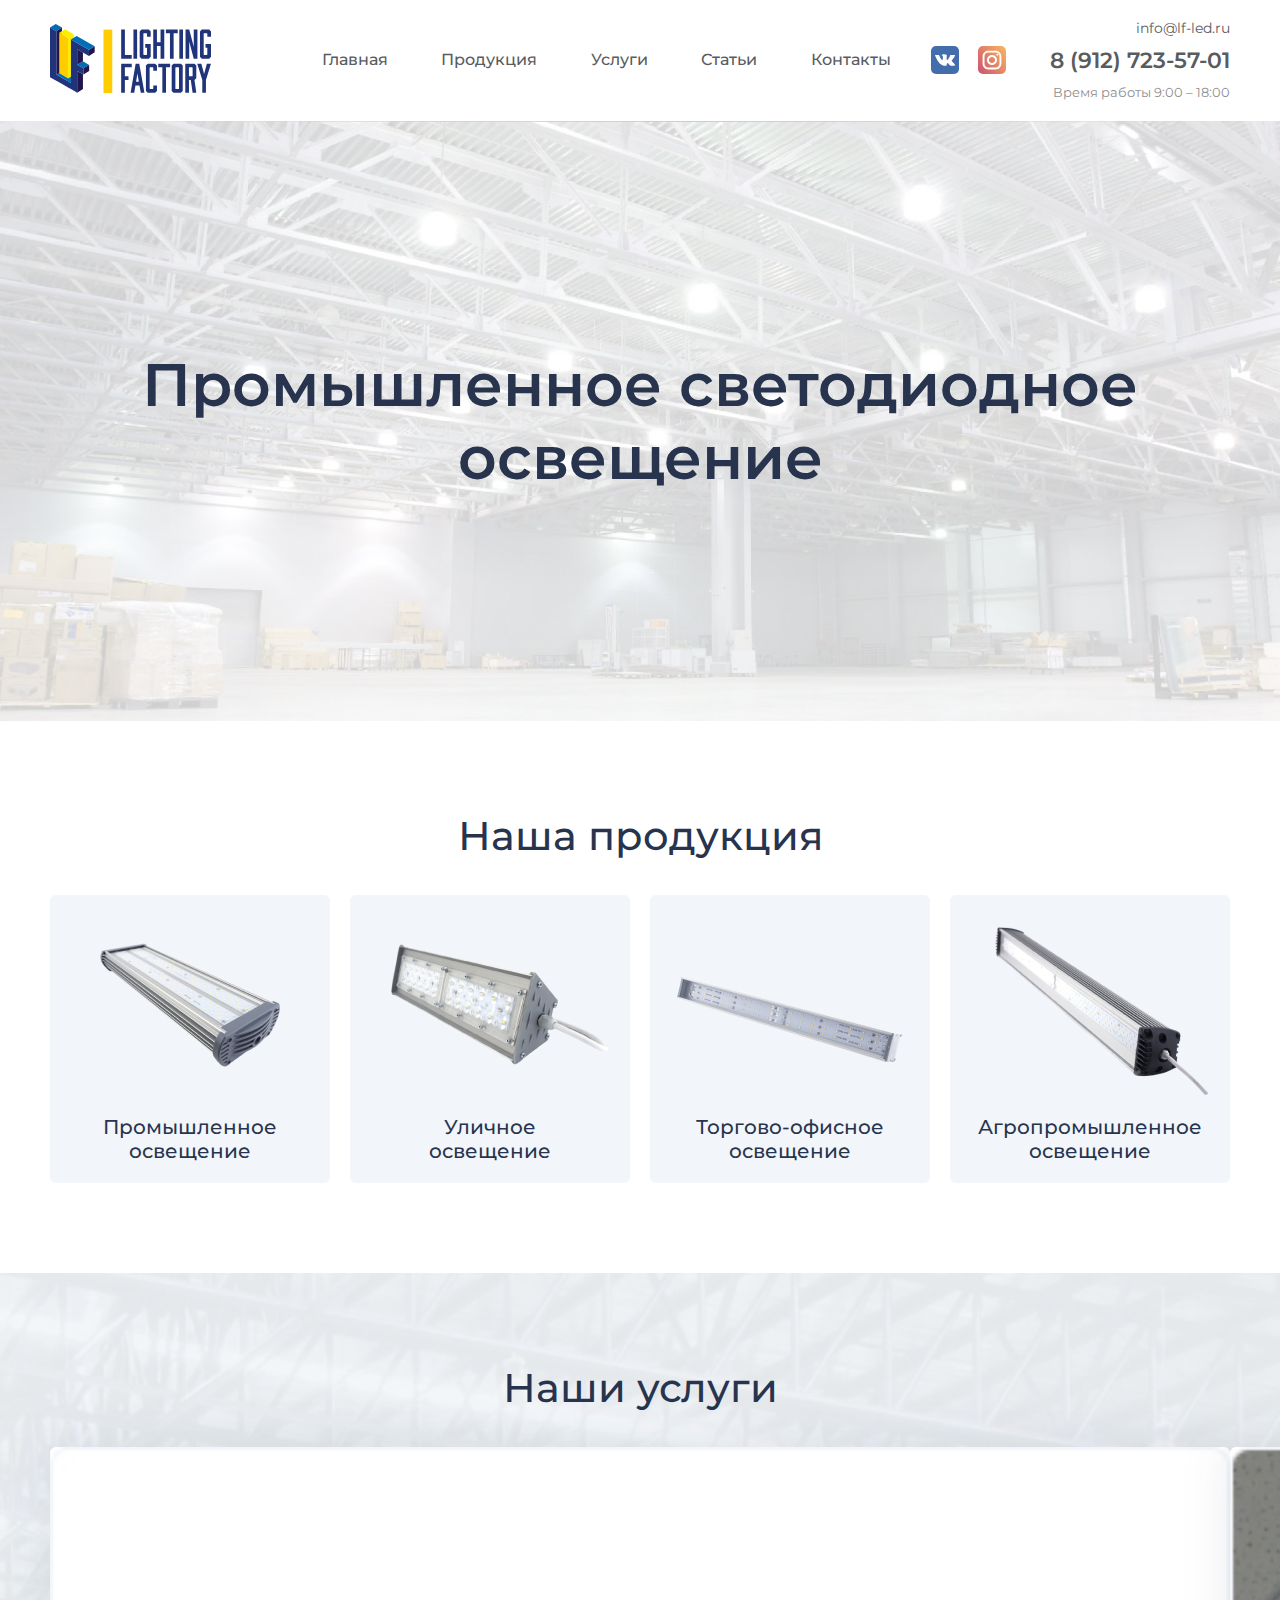
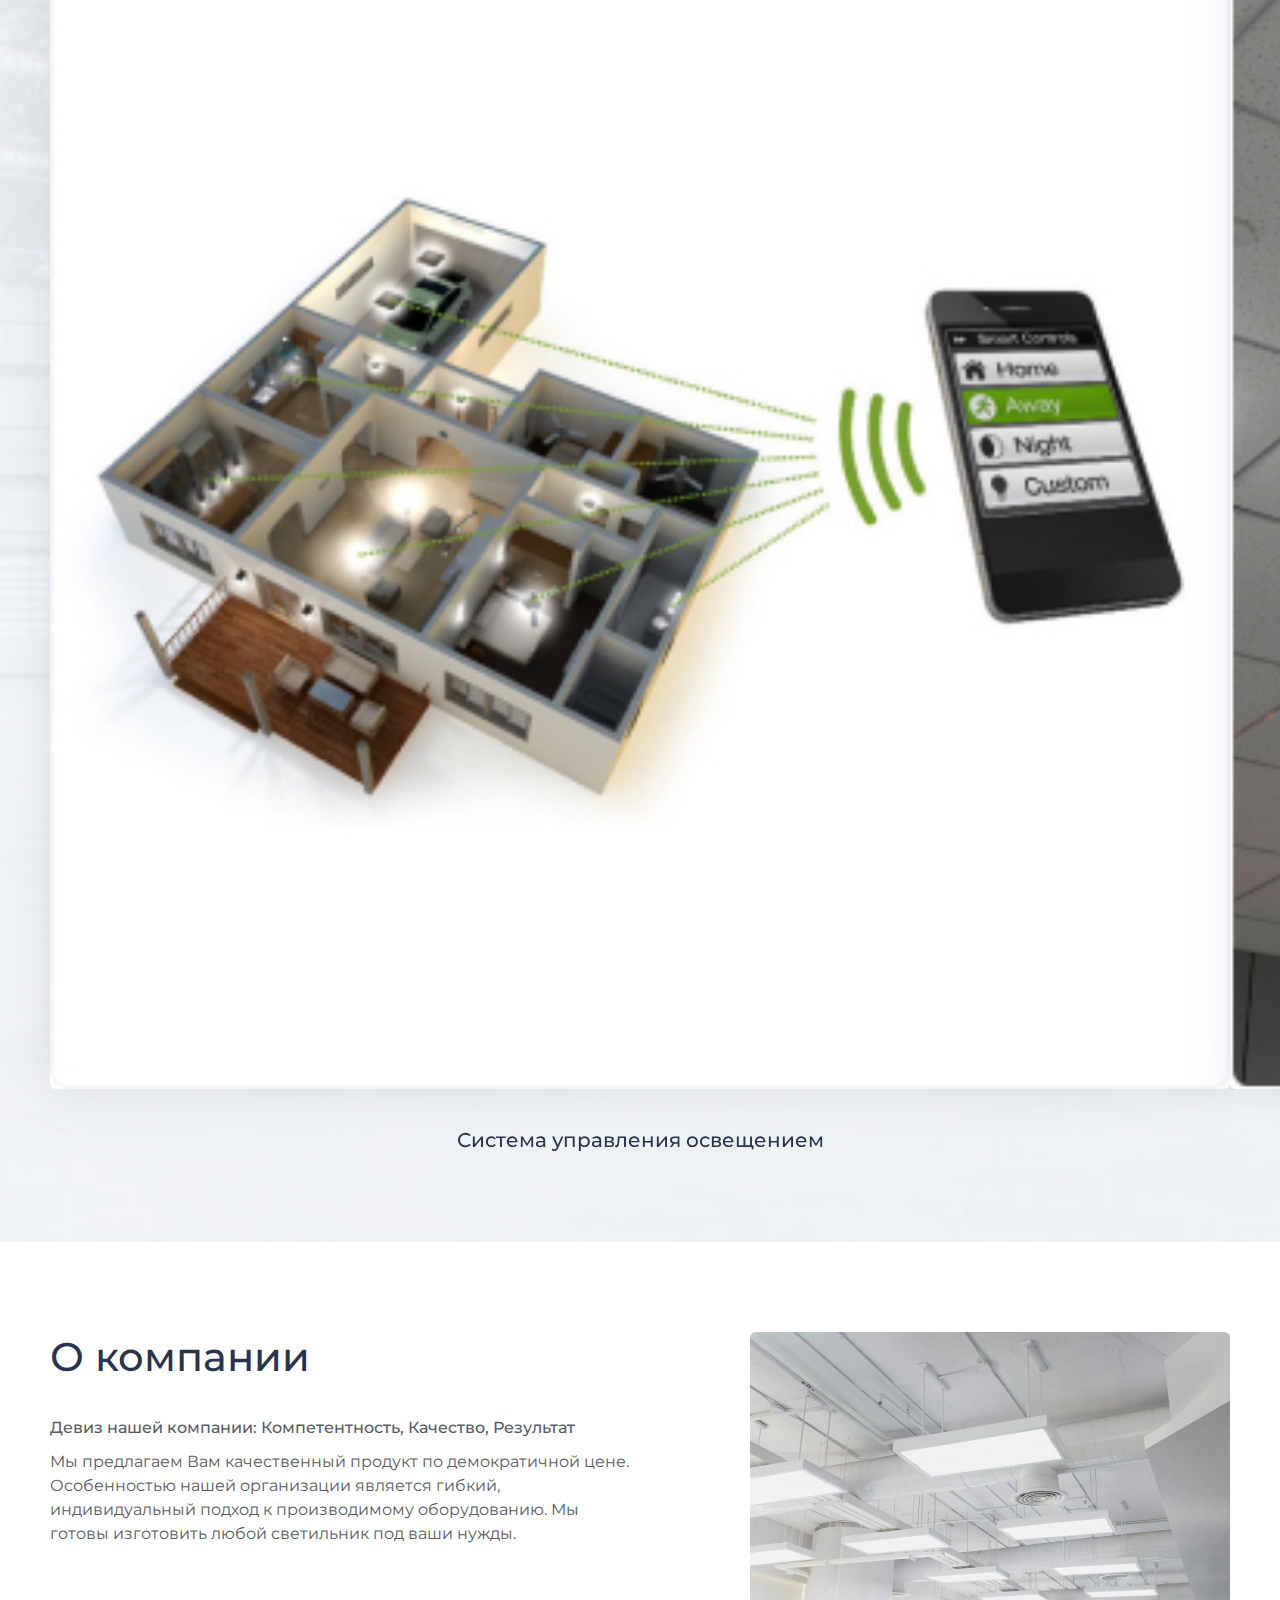
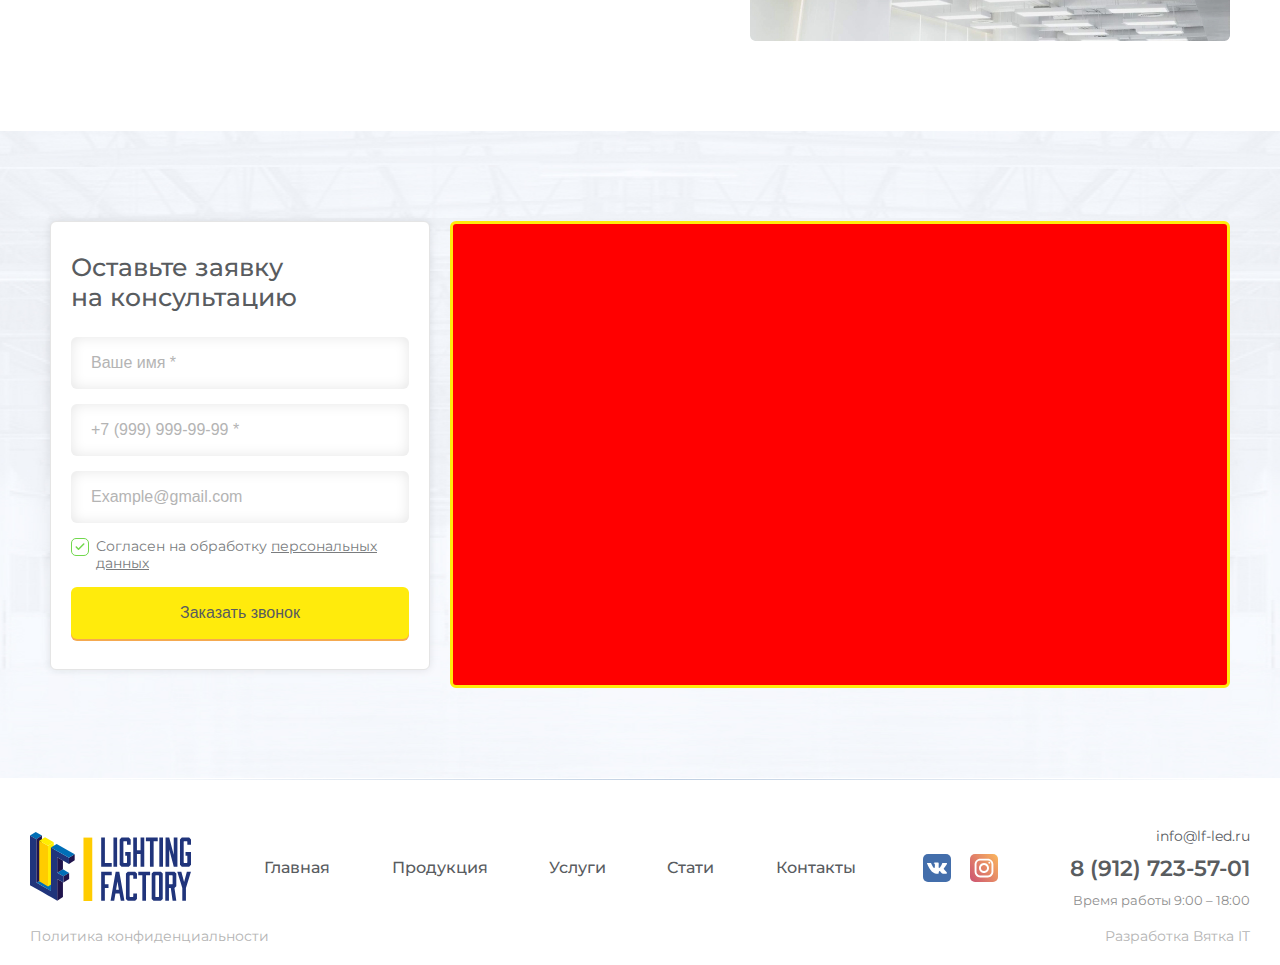
<file: index.html>
<!DOCTYPE html>
<html lang="ru">
    <head>
        <meta charset="UTF-8">
        <meta http-equiv="X-UA-Compatible" content="IE=edge">
        <meta name="viewport" content="width=device-width, initial-scale=1.0">
        <link rel="stylesheet" href="https://unpkg.com/swiper/swiper-bundle.min.css" />
        <link rel="stylesheet" href="style/style.css">
        <link rel="preconnect" href="https://fonts.googleapis.com">
        <link rel="preconnect" href="https://fonts.gstatic.com" crossorigin>
        <link href="https://fonts.googleapis.com/css2?family=Montserrat:wght@400;500;600&display=swap" rel="stylesheet">
        <title>Главная</title>
    </head>
    <body>
        <header>
            <div class="header-wrap wrap">
                <picture class="header-logo-desctop">
                    <source media="(min-width: 768px)" srcset="image/header/header-logo-desctop.svg">
                    <img src="image/header/header-logo-mobile.svg">
                </picture>
                <nav class="header-navigation header-navigation--close">
                    <a href="index">
                        <picture class="header-logo header-mobile-none">
                            <source media="(min-width: 768px)" srcset="image/header/header-logo-desctop.svg">
                            <img src="image/header/header-logo-mobile.svg">
                        </picture>                        
                    </a>

                    <ul class="header-bavigation__list">
                        <li class="header-navigation__item"><a class="header-navigation__item--link" href="index.html">Главная</a></li>
                        <li class="header-navigation__item"><a class="header-navigation__item--link" href="products.html">Продукция</a></li>
                        <li class="header-navigation__item"><a class="header-navigation__item--link" href="services.html">Услуги</a></li>
                        <li class="header-navigation__item"><a class="header-navigation__item--link" href="articles.html">Статьи</a></li>
                        <li class="header-navigation__item"><a class="header-navigation__item--link" href="contacts.html">Контакты</a></li>
                    </ul>
                    <div class='headar-social'>
                        <a class="headar-social--link header-social--vk" href="#"></a>
                        <a class="headar-social--link header-social--inst" href="#"></a>
                    </div>
                    <div class="header-contacts">
                        <a class="header-contacts--mail" href="#">info@lf-led.ru</a>
                        <a class="header-contacts--tel" href="#">8 (912) 723-57-01</a>
                        <p class="header-contacts--time-work">Время работы 9:00 – 18:00</p>
                    </div>
                </nav>
                <a href="#" class="header-call--mobile header-mobile-none"></a> 
                <button class="header__toggle">

                </button>                     
            </div>
        </header> 
        <main>
            <section class="preview-slide">
                <div class="preview-slide-container swiper-container">
                    <div class="swiper-wrapper">
                        <div class="swiper-slide swiper-slide--preview-slide slide-1">
                            <h2 class="slide-header">Промышленное светодиодное освещение</h2>
                        </div>
                        <div class="swiper-slide swiper-slide--preview-slide slide-2">
                            <h2 class="slide-header">Уличное светодиодное освещение</h2>
                        </div>
                        <div class="swiper-slide swiper-slide--preview-slide slide-3">
                            <h2 class="slide-header">Торгово-офисное светодиодное освещение</h2>
                        </div>
                        <div class="swiper-slide swiper-slide--preview-slide slide-4">
                            <h2 class="slide-header">Агропромышленное светодиодное освещение</h2>
                        </div>
                    </div>

                    <div class="swiper-pagination preview-slide--pagination"></div>
                </div>                
            </section>
            <section class="our-products">
                <div class="our-products__wrap wrap">
                    <h2 class="our-products__wrap-header">Наша продукция</h2>
                    <ul class="our-products__list">
                        <li class="our-products__item">
                            <img src="image/outProduct/out-product-img-1.png" class="our-products__item--img" width="130" height="90">
                            <p class="our-products__item--text">Промышленное <br> освещение</p>
                        </li>
                        <li class="our-products__item">
                            <img src="image/outProduct/out-product-img-2.png" class="our-products__item--img" width="130" height="90">
                            <p class="our-products__item--text">Уличное <br> освещение</p>
                        </li>
                        <li class="our-products__item">
                            <img src="image/outProduct/out-product-img-3.png" class="our-products__item--img" width="130" height="90">
                            <p class="our-products__item--text">Торгово-офисное <br> освещение</p>
                        </li>
                        <li class="our-products__item">
                            <img src="image/outProduct/out-product-img-4.png" class="our-products__item--img" width="130" height="90">
                            <p class="our-products__item--text our-products__item--text-desctop">Агропромышленное <br> освещение</p>
                            <p class="our-products__item--text our-products__item--text-mobile">Агропро-мышленное освещение</p>
                        </li>
                    </ul>
                </div>
            </section>
            <section class="services-provided">
                <div class="services-provided-wrap wrap">
                    <h2 class="services-provided--header">Наши услуги</h2>
                    <div class="services-provided-container swiper-container">
                        <div class="reviews-wrapper swiper-wrapper">
                            <div class="swiper-slide">
                                <div class="services-provided-swiper--card"> 
                                    <a href="service.html">
                                        <img class="services-provided-slide--img" src="image/services-provided/services-provided-img-1.jpg" width="120" height="126">
                                    </a>
                                    <p class="services-provided-slide--text">Система  управления освещением</p>
                                </div>
                            </div>
                            <div class="swiper-slide">
                                <div class="services-provided-swiper--card"> 
                                    <a href="service.html">
                                        <img class="services-provided-slide--img" src="image/services-provided/services-provided-img-2.jpg" width="120" height="126">
                                    </a>
                                    <p class="services-provided-slide--text">Услуги по монтажу освещения</p>
                                </div>
                            </div>
                            <div class="swiper-slide">
                                <div class="services-provided-swiper--card"> 
                                    <a href="service.html">
                                        <img class="services-provided-slide--img" src="image/services-provided/services-provided-img-3.jpg" width="120" height="126">
                                    </a>
                                    <p class="services-provided-slide--text">Светотехнический расчёт</p>
                                </div>
                            </div>
                        </div>
                    </div>  
                </div>
            </section>
            <section class="about">
                <div class="about-wrap wrap">
                    <div class="about-content">
                        <h2 class="about-header">О компании</h2>
                        <span class="about-subtitle">Девиз нашей компании: Компетентность, Качество, Результат</span>
                        <p class="about-text">Мы предлагаем Вам качественный продукт по демократичной цене. Особенностью нашей организации является гибкий, индивидуальный подход к производимому оборудованию. Мы готовы изготовить любой светильник под ваши нужды.</p>
                    </div>
                    <img class="about-img" src="image/about-index/about-index.jpg" width="296" height="191">
                </div>
            </section>
            <section class="contacts">
                <div class="contacts-wrap wrap">
                    <div class="contacts-form--wrap">
                        <form class="call-form" method="POST" autocomplete="off">
                            <h2 class="call-form--header">Оставьте заявку <br> на консультацию</h2>
                            <input class="contact-input contact-input--name" type="name" placeholder="Ваше имя *" required>
                            <input class="contact-input contact-input--tel" type="tel" placeholder="+7 (999) 999-99-99 *" required>
                            <input class="contact-input contact-input--email" type="email" placeholder="Example@gmail.com" required>
                            <div class="contacts-politic-wrap">
                                <input class="visuallyHidden contacts-politic-checked" id="politic" type="checkbox" checked required>
                                <label class="politic-lable" for="politic">Согласен на обработку <a href="#">персональных данных</a></label>
                            </div>
                            <button class="contacts-button" type="submit">Заказать звонок</button>
                        </form>
                    </div>
                    <div class="map-contacts" id="map-contacts">

                    </div>
                </div>
            </section>
            <div class="modal-successful-sending">
                <h2 class="modal-successful-sending-header">Спасибо <br> за обращение!</h2>
                <p class="modal-successful-sending-text">Ваш запрос отправлен, в скором времени наши менеджеры свяжутся с вами</p>
                <button class="modal-successful-sending-buitton" type="button">Закрыть</button>
                <div class="modal-successful-sending--close"></div>
            </div>
            <div class="modal-show">
    
            </div>
            <script src="https://api-maps.yandex.ru/2.1/?apikey=e1d12f77-c3d9-40bc-bcd0-ac6e558860db&lang=ru_RU" type="text/javascript"></script>
            <script src="https://unpkg.com/swiper/swiper-bundle.min.js"></script>
            <script src="https://ajax.googleapis.com/ajax/libs/jquery/2.2.0/jquery.min.js"></script>
            <script src="js/mask.js "></script>
            <script>
                /*КАРТА НА ГЛАВНОЙ*/
                ymaps.ready(function () {
                    var myMap = new ymaps.Map('map-contacts', {
                        center: [58.625094, 49.714196],
                        zoom: 17
                    }, {
                        searchControlProvider: 'yandex#search'
                    }),
                    MyIconContentLayout = ymaps.templateLayoutFactory.createClass(
                        '<div style="color: #FFFFFF; font-weight: bold;">$[properties.iconContent]</div>'
                    );
                    myPlacemark = new ymaps.Placemark(myMap.getCenter(), {
                        hintContent: '610029, г. Киров, ул. Фабричная, д. 19    '
                    }, {
                        iconLayout: 'default#image',
                        iconImageHref: 'image/map.png',
                        iconImageSize: [40, 40],
                        iconImageOffset: [-20, -40]
                    });
                    myMap.geoObjects.add(myPlacemark);
                    myMap.behaviors.disable('scrollZoom')
                    myMap.events.add('click', function(){
                    myMap.behaviors.enable('scrollZoom')
                    })
                    });

                new Swiper('.services-provided-container', {
                breakpoints: {
                    320: {
                        slidesPerView: 2,
                        spaceBetween: -40,
                    },
                    400: {
                        loop: false,
                        centeredSledes: false,
                        spaceBetween: 30,
                        slidesPerView: 3,
                    },
                }
                });

                const swiper = new Swiper('.preview-slide-container', {
                    // Optional parameters
                    loop: true,
                    // If we need pagination
                    pagination: {
                    el: '.swiper-pagination',
                    clickable: true,
                    },
                });

                let formIndex = document.querySelector('.call-form')
                formIndex.addEventListener('submit', function(e) {
                e.preventDefault();
                var data = new FormData(this)
                var url = 'https://jsonplaceholder.typicode.com/posts'
                fetch(url, {
                    method: 'post',
                    headers: {
                        "Content-type": "application/x-www-form-urlencoded; charset=UTF-8"
                    },
                    body: data 
                    })
                    .then(response => response.json())
                    .then((json) => { 
                    if (json.id === 101) { 
                        document.querySelector('.modal-successful-sending').classList.add('modal-successful-sending--active')
                        document.querySelector('.modal-show').classList.add('modal-show--active')
                        document.querySelector('.contact-input--name').value = ''
                        document.querySelector('.contact-input--tel').value = ''
                        document.querySelector('.contact-input--email').value = ''
                    }else {
                        console.log(json)
                    }

                    })
                    .catch(err => console.log(err));
                })

                let closeModalSecrus = document.querySelector('.modal-successful-sending--close')
                let buttonCloseModalSecrus = document.querySelector('.modal-successful-sending-buitton')
                document.querySelector('.modal-show').addEventListener('click', function() {
                    document.querySelector('.modal-successful-sending').classList.remove('modal-successful-sending--active')
                    document.querySelector('.modal-show').classList.remove('modal-show--active')  
                })

                buttonCloseModalSecrus.addEventListener('click', function() {
                    document.querySelector('.modal-successful-sending').classList.remove('modal-successful-sending--active')
                    document.querySelector('.modal-show').classList.remove('modal-show--active')  
                })

                closeModalSecrus.addEventListener('click', function() {
                    document.querySelector('.modal-successful-sending').classList.remove('modal-successful-sending--active')
                    document.querySelector('.modal-show').classList.remove('modal-show--active')  
                })
            </script>
        </main>
        <footer class="footer">
            <div class="header-wrap wrap footer-wrap wrap">
                <picture class="header-logo-desctop footer-logo">
                    <source media="(min-width: 768px)" srcset="image/header/header-logo-desctop.svg">
                    <img src="image/footer/logo-mobile-footer.svg">
                </picture>
                <nav class="header-navigation fooner-navigation">
                    <ul class="header-bavigation__list footer-bavigation__list">
                        <li class="header-navigation__item footer-navigation__item"><a class="header-navigation__item--link" href="#">Главная</a></li>
                        <li class="header-navigation__item footer-navigation__item"><a class="header-navigation__item--link" href="product.html">Продукция</a></li>
                        <li class="header-navigation__item footer-navigation__item"><a class="header-navigation__item--link" href="services.html">Услуги</a></li>
                        <li class="header-navigation__item footer-navigation__item"><a class="header-navigation__item--link" href="articles.html">Стати</a></li>
                        <li class="header-navigation__item footer-navigation__item"><a class="header-navigation__item--link" href="contacts.html">Контакты</a></li>
                    </ul>
                    <div class='headar-social footer-social'>
                        <a class="headar-social--link header-social--vk" href="#"></a>
                        <a class="headar-social--link header-social--inst" href="#"></a>
                    </div>
                    <div class="header-contacts footer-contacts">
                        <a class="header-contacts--mail" href="#">info@lf-led.ru</a>
                        <a class="header-contacts--tel" href="#">8 (912) 723-57-01</a>
                        <p class="header-contacts--time-work">Время работы 9:00 – 18:00</p>
                    </div>
                </nav>     
            </div>
            <div class="copurating wrap">
                <a class="politicu-conf" href="#">Политика конфиденциальности</a>
                <a class="devoloper" href="https://vyatka-it.ru">Разработка Вятка IT</a>
            </div>
        </footer>
        <script src="js/script.js"></script>
    </body>
</html>
</file>
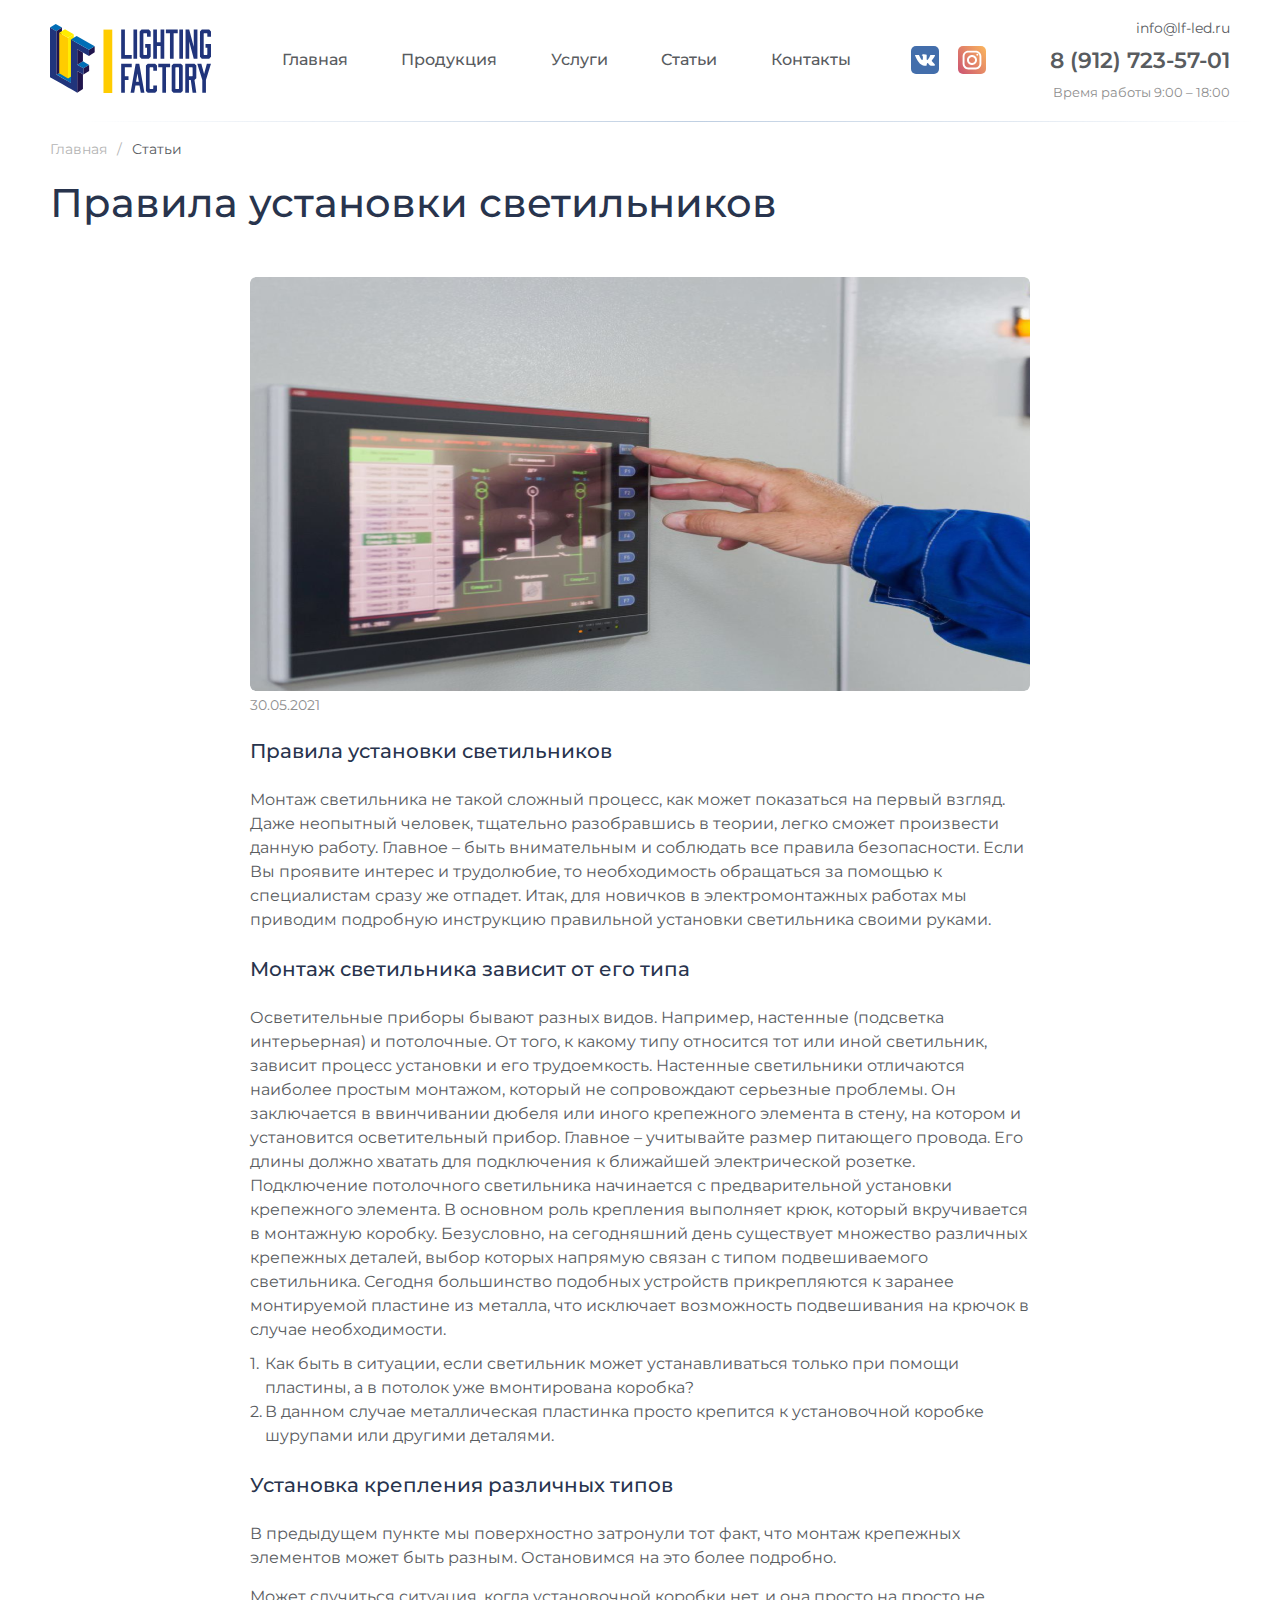
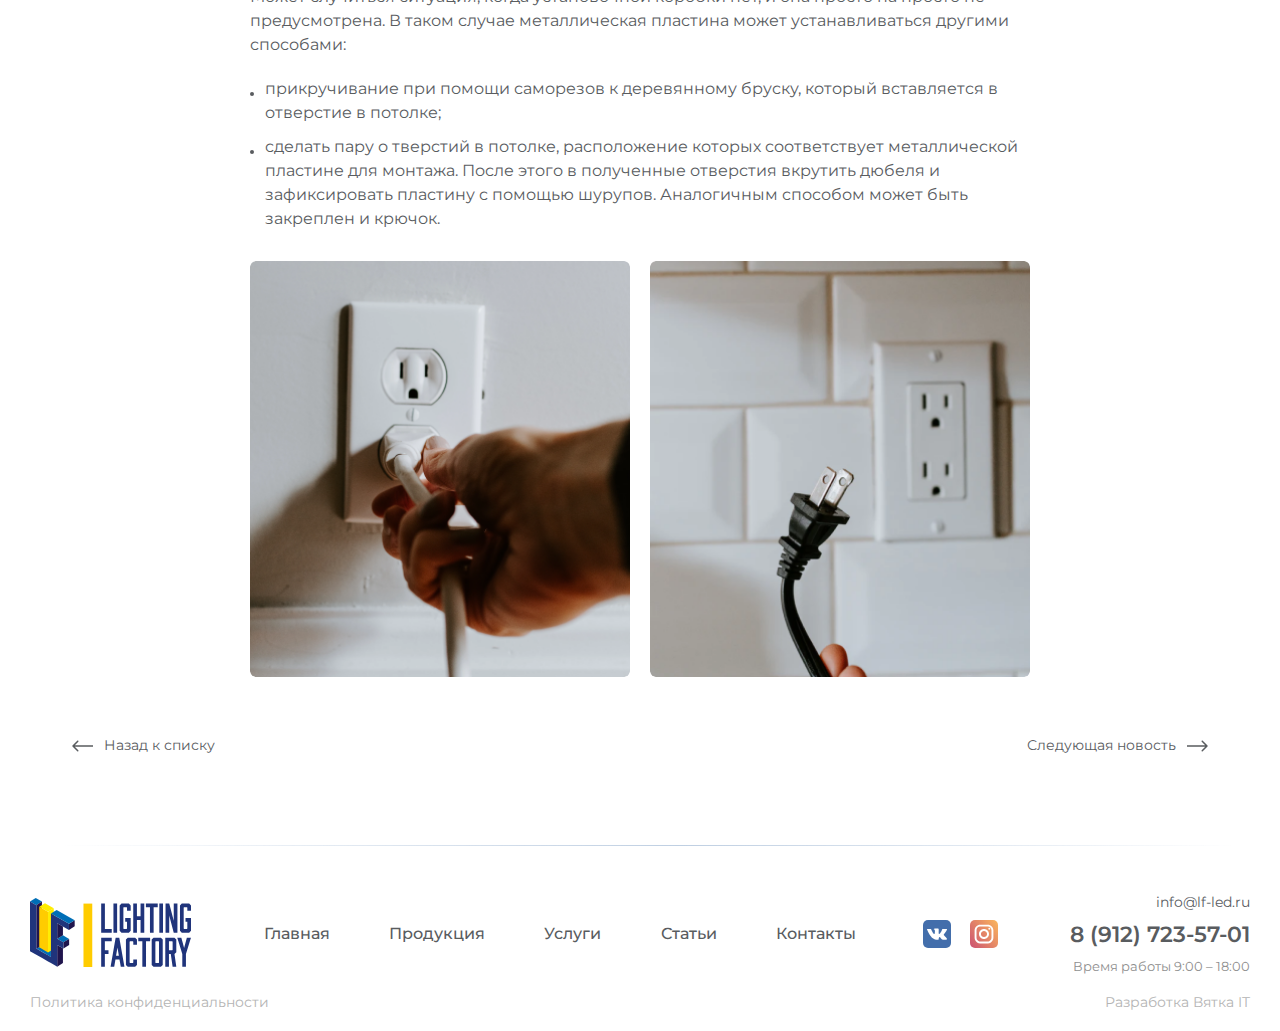
<file: article.html>
<!DOCTYPE html>
<html lang="ru">
    <head>
        <meta charset="UTF-8">
        <meta http-equiv="X-UA-Compatible" content="IE=edge">
        <meta name="viewport" content="width=device-width, initial-scale=1.0">
        <link rel="stylesheet" href="https://unpkg.com/swiper/swiper-bundle.min.css" />
        <link rel="stylesheet" href="style/style.css">
        <link rel="preconnect" href="https://fonts.googleapis.com">
        <link rel="preconnect" href="https://fonts.gstatic.com" crossorigin>
        <link href="https://fonts.googleapis.com/css2?family=Montserrat:wght@400;500;600&display=swap" rel="stylesheet">
        <title>Юнитек</title>
    </head>
    <body>
        <header>
            <div class="header-wrap wrap">
                <a class="header-index-link" href="index.html">
                    <picture class="header-logo-desctop">
                        <source media="(min-width: 768px)" srcset="image/header/header-logo-desctop.svg">
                        <img src="image/header/header-logo-mobile.svg">
                    </picture>
                </a>
                <nav class="header-navigation header-navigation--close">
                    <picture class="header-logo header-mobile-none">
                        <source media="(min-width: 768px)" srcset="image/header/header-logo-desctop.svg">
                        <img src="image/header/header-logo-mobile.svg">
                    </picture>
                    <ul class="header-bavigation__list">
                        <li class="header-navigation__item"><a class="header-navigation__item--link" href="index.html">Главная</a></li>
                        <li class="header-navigation__item"><a class="header-navigation__item--link" href="products.html">Продукция</a></li>
                        <li class="header-navigation__item"><a class="header-navigation__item--link" href="services.html">Услуги</a></li>
                        <li class="header-navigation__item"><a class="header-navigation__item--link" href="articles.html">Статьи</a></li>
                        <li class="header-navigation__item"><a class="header-navigation__item--link" href="contacts.html">Контакты</a></li>
                    </ul>
                    <div class='headar-social'>
                        <a class="headar-social--link header-social--vk" href="#"></a>
                        <a class="headar-social--link header-social--inst" href="#"></a>
                    </div>
                    <div class="header-contacts">
                        <a class="header-contacts--mail" href="#">info@lf-led.ru</a>
                        <a class="header-contacts--tel" href="#">8 (912) 723-57-01</a>
                        <p class="header-contacts--time-work">Время работы 9:00 – 18:00</p>
                    </div>
                </nav>
                <a href="#" class="header-call--mobile header-mobile-none"></a> 
                <button class="header__toggle">

                </button>               
            </div>
        </header> 
        <main>
            <section class="bread-crumbs">
                <div class="wrap">
                    <ul class="bread-crumbs--list">
                        <li class="bread-crumbs--item"><a href='index.html'>Главная</a></li>
                        <li class="bread-crumbs--item">Статьи</li>
                    </ul>                    
                </div>
            </section>
            <h2 class="page-title wrap">Правила установки светильников</h2>
            <section class="article wrap">
                <div class="article-wrap">
                    <img class="article-page-img" src="image/article/article-header-img.png">
                    <span class="article-date">30.05.2021</span>
                    <div class="article-text-1">
                        <h2 class="aticle-header">Правила установки светильников</h2>
                        <p class="article-text">Монтаж светильника не такой сложный процесс, как может показаться на первый взгляд. Даже неопытный человек, тщательно разобравшись в теории, легко сможет произвести данную работу. Главное – быть внимательным и соблюдать все правила безопасности. Если Вы проявите интерес и трудолюбие, то необходимость обращаться за помощью к специалистам сразу же отпадет. Итак, для новичков в электромонтажных работах мы приводим подробную инструкцию правильной установки светильника своими руками.</p>
                    </div>
                    <div class="article-text-1">
                        <h2 class="aticle-header">Монтаж светильника зависит от его типа</h2>
                        <p class="article-text">Осветительные приборы бывают разных видов. Например, настенные (подсветка интерьерная) и потолочные. От того, к какому типу относится тот или иной светильник, зависит процесс установки и его трудоемкость. Настенные светильники отличаются наиболее простым монтажом, который не сопровождают серьезные проблемы. Он заключается в ввинчивании дюбеля или иного крепежного элемента в стену, на котором и установится осветительный прибор. Главное – учитывайте размер питающего провода. Его длины должно хватать для подключения к ближайшей электрической розетке. Подключение потолочного светильника начинается с предварительной установки крепежного элемента. В основном роль крепления выполняет крюк, который вкручивается в монтажную коробку. Безусловно, на сегодняшний день существует множество различных крепежных деталей, выбор которых напрямую связан с типом подвешиваемого светильника. Сегодня большинство подобных устройств прикрепляются к заранее монтируемой пластине из металла, что исключает возможность подвешивания на крючок в случае необходимости. 
                            <ul class="article-text-llist">
                                <li>Как быть в ситуации, если светильник может устанавливаться только при помощи пластины, а в потолок уже вмонтирована коробка?</li>
                                <li>В данном случае металлическая пластинка просто крепится к установочной коробке шурупами или другими деталями.</li>
                            </ul> 
                        </p>
                    </div>
                    <div class="article-text-1 ">
                        <h2 class="aticle-header">Установка крепления различных типов</h2>
                        <p class="article-text">В предыдущем пункте мы поверхностно затронули тот факт, что монтаж крепежных элементов может быть разным. Остановимся на это более подробно.</p>
                        <p class="article-text-ss">
                            Может случиться ситуация, когда установочной коробки нет, и она просто на просто не предусмотрена. В таком случае металлическая пластина может устанавливаться другими способами:
                        </p>
                        <ul class="article-text-list">
                            <li class="article-text-item">прикручивание при помощи саморезов к деревянному бруску, который вставляется в отверстие в потолке;</li>
                            <li class="article-text-item">сделать пару о тверстий в потолке, расположение которых соответствует металлической пластине для монтажа. После этого в полученные отверстия вкрутить дюбеля и зафиксировать пластину с помощью шурупов. Аналогичным способом может быть закреплен и крючок.</li>
                        </ul>
                    </div>
                    <div class="img-content">
                        <img src="image/article/content-img-1.png">
                        <img src="image/article/content-img-2.png">
                    </div>
                </div>
                <div class="pagination wrap">
                    <a class="prew-link" href="#">Назад к списку</a>
                    <a class="next-link" href="#">Следующая новость</a>
                </div>
            </section>
            <div class="modal-show">
    
            </div>
        </main>
        <footer class="footer" style="z-index: 1;">
            <div class="header-wrap wrap footer-wrap wrap">
                <a class="footer-link" href="index.html">
                    <picture class="header-logo-desctop footer-logo">
                        <source media="(min-width: 768px)" srcset="image/header/header-logo-desctop.svg">
                        <img src="image/footer/logo-mobile-footer.svg">
                    </picture>                    
                </a>
                <nav class="header-navigation fooner-navigation">
                    <ul class="header-bavigation__list footer-bavigation__list">
                        <li class="header-navigation__item footer-navigation__item"><a class="header-navigation__item--link" href="index.html">Главная</a></li>
                        <li class="header-navigation__item footer-navigation__item"><a class="header-navigation__item--link" href="product.html">Продукция</a></li>
                        <li class="header-navigation__item footer-navigation__item"><a class="header-navigation__item--link" href="services.html">Услуги</a></li>
                        <li class="header-navigation__item footer-navigation__item"><a class="header-navigation__item--link" href="articles.html">Статьи</a></li>
                        <li class="header-navigation__item footer-navigation__item"><a class="header-navigation__item--link" href="contacts.html">Контакты</a></li>
                    </ul>
                    <div class='headar-social footer-social'>
                        <a class="headar-social--link header-social--vk" href="#"></a>
                        <a class="headar-social--link header-social--inst" href="#"></a>
                    </div>
                    <div class="header-contacts footer-contacts">
                        <a class="header-contacts--mail" href="#">info@lf-led.ru</a>
                        <a class="header-contacts--tel" href="#">8 (912) 723-57-01</a>
                        <p class="header-contacts--time-work">Время работы 9:00 – 18:00</p>
                    </div>
                </nav>     
            </div>
            <div class="copurating wrap">
                <a class="politicu-conf" href="#">Политика конфиденциальности</a>
                <a class="devoloper" href="https://vyatka-it.ru">Разработка Вятка IT</a>
            </div>
        </footer>
        <script src="js/script.js"></script>
    </body>
</html>
</file>
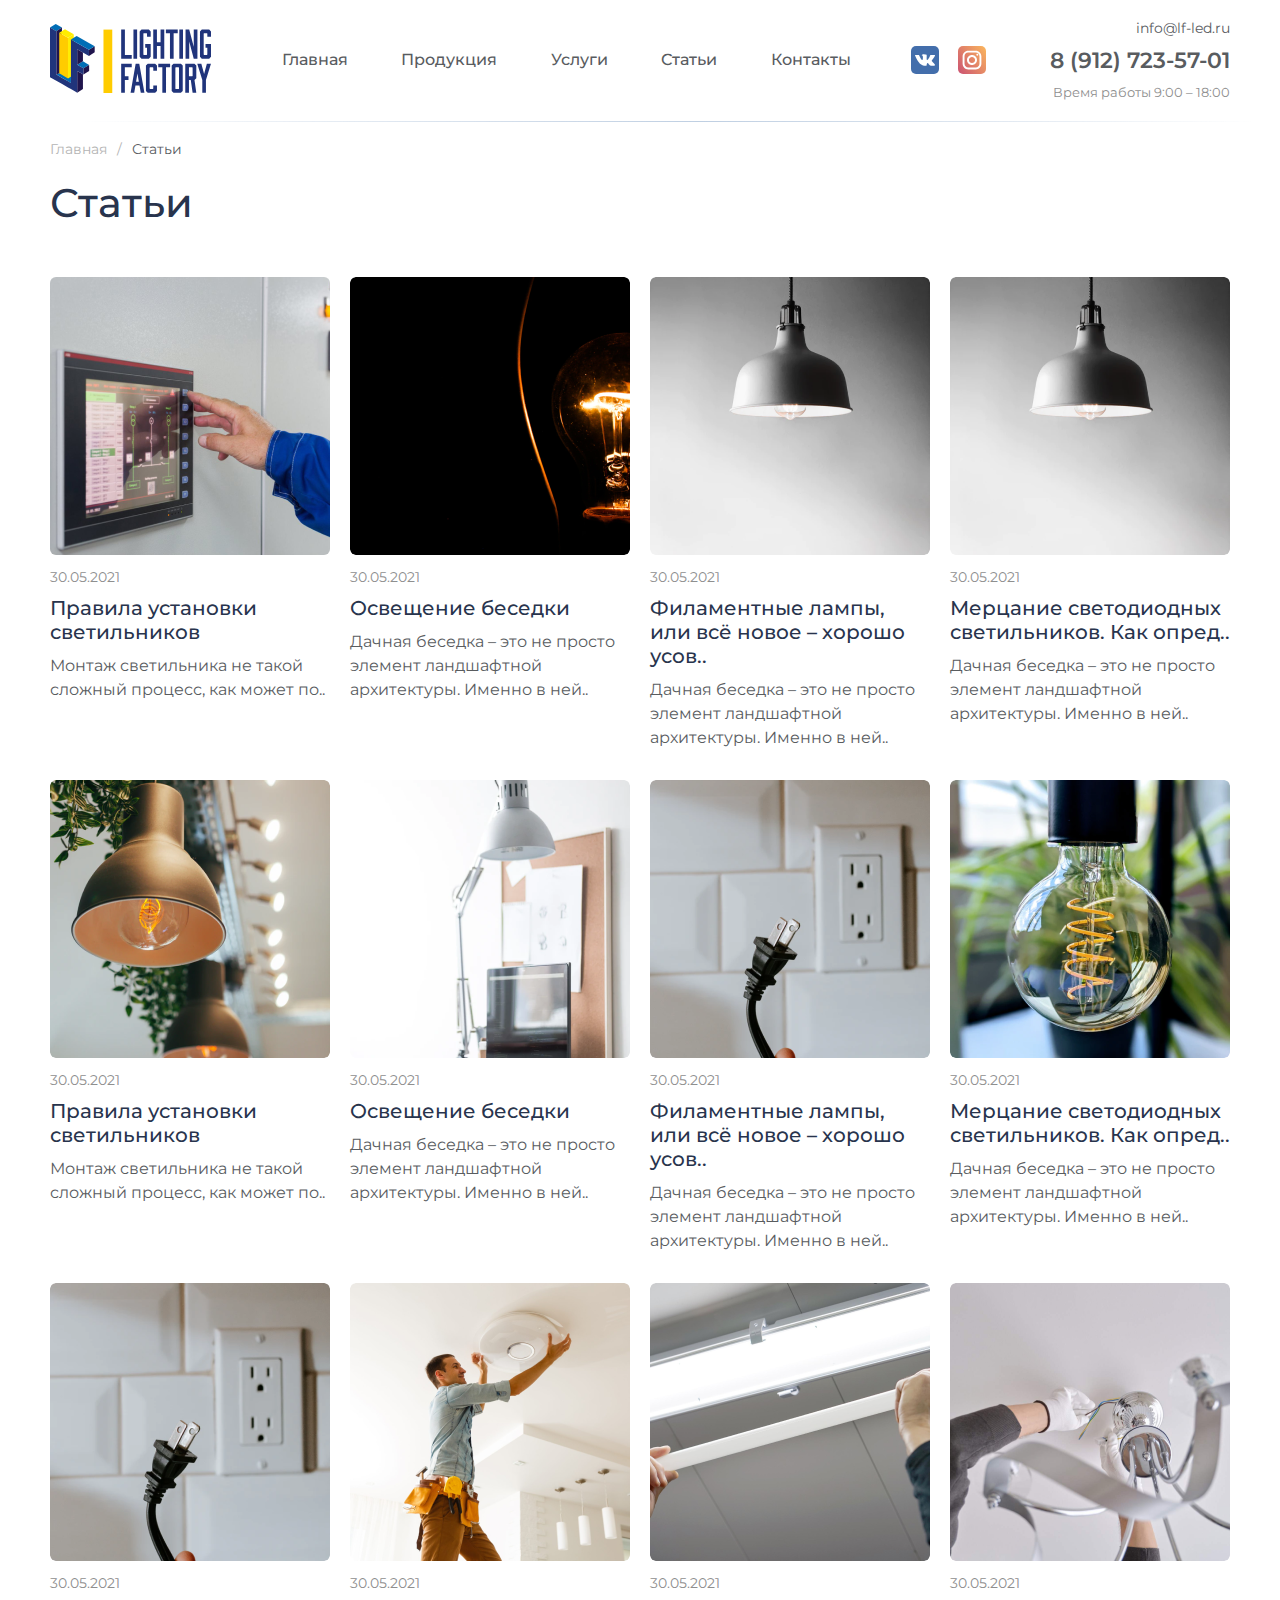
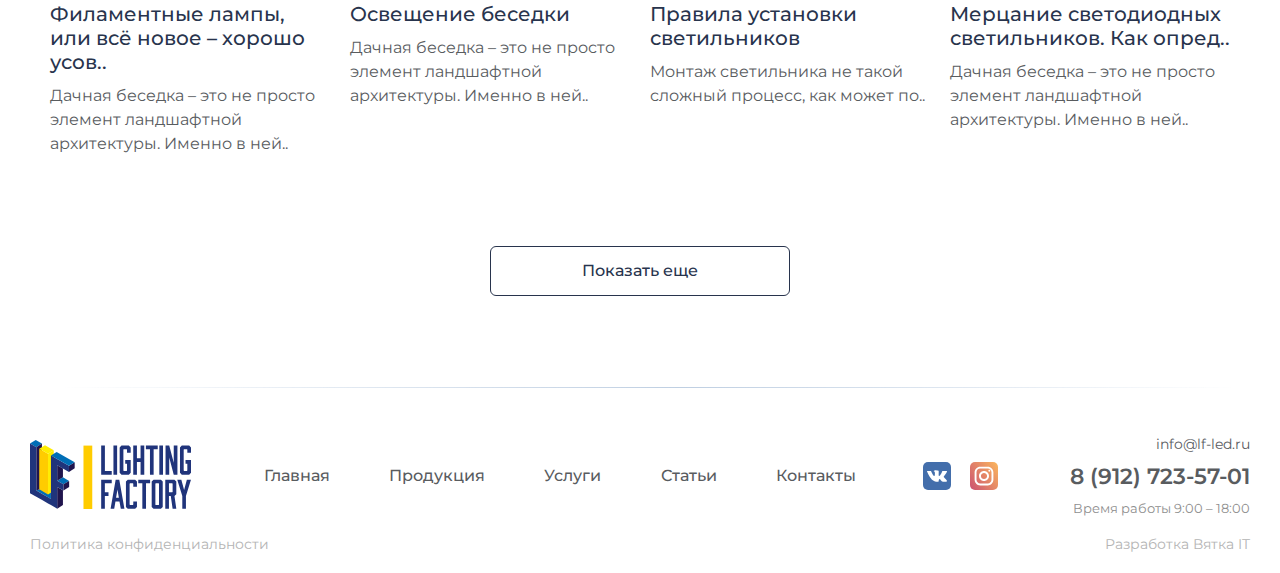
<file: articles.html>
<!DOCTYPE html>
<html lang="ru">
    <head>
        <meta charset="UTF-8">
        <meta http-equiv="X-UA-Compatible" content="IE=edge">
        <meta name="viewport" content="width=device-width, initial-scale=1.0">
        <link rel="stylesheet" href="https://unpkg.com/swiper/swiper-bundle.min.css" />
        <link rel="stylesheet" href="style/style.css">
        <link rel="preconnect" href="https://fonts.googleapis.com">
        <link rel="preconnect" href="https://fonts.gstatic.com" crossorigin>
        <link href="https://fonts.googleapis.com/css2?family=Montserrat:wght@400;500;600&display=swap" rel="stylesheet">
        <title>Внутреняя страница статьи</title>
    </head>
    <body>
        <header>
            <div class="header-wrap wrap">
                <a class="header-index-link" href="index.html">
                    <picture class="header-logo-desctop">
                        <source media="(min-width: 768px)" srcset="image/header/header-logo-desctop.svg">
                        <img src="image/header/header-logo-mobile.svg">
                    </picture>
                </a>
                <nav class="header-navigation header-navigation--close">
                    <picture class="header-logo header-mobile-none">
                        <source media="(min-width: 768px)" srcset="image/header/header-logo-desctop.svg">
                        <img src="image/header/header-logo-mobile.svg">
                    </picture>
                    <ul class="header-bavigation__list">
                        <li class="header-navigation__item"><a class="header-navigation__item--link" href="index.html">Главная</a></li>
                        <li class="header-navigation__item"><a class="header-navigation__item--link" href="products.html">Продукция</a></li>
                        <li class="header-navigation__item"><a class="header-navigation__item--link" href="services.html">Услуги</a></li>
                        <li class="header-navigation__item"><a class="header-navigation__item--link" href="articles.html">Статьи</a></li>
                        <li class="header-navigation__item"><a class="header-navigation__item--link" href="contacts.html">Контакты</a></li>
                    </ul>
                    <div class='headar-social'>
                        <a class="headar-social--link header-social--vk" href="#"></a>
                        <a class="headar-social--link header-social--inst" href="#"></a>
                    </div>
                    <div class="header-contacts">
                        <a class="header-contacts--mail" href="#">info@lf-led.ru</a>
                        <a class="header-contacts--tel" href="#">8 (912) 723-57-01</a>
                        <p class="header-contacts--time-work">Время работы 9:00 – 18:00</p>
                    </div>
                </nav>
                <a href="#" class="header-call--mobile header-mobile-none"></a> 
                <button class="header__toggle">

                </button>               
            </div>
        </header> 
        <main>
            <section class="bread-crumbs">
                <div class="wrap">
                    <ul class="bread-crumbs--list">
                        <li class="bread-crumbs--item"><a href='index.html'>Главная</a></li>
                        <li class="bread-crumbs--item">Статьи</li>
                    </ul>                    
                </div>
            </section>
            <h2 class="page-title wrap">Статьи</h2>
            <section class="articles wrap">
                <ul class="articles-list">
                    <li class="articles-item">
                        <a href="article.html">
                            <img class="articles-item--img" src="image/article/article-1.png" width="280px" height="278">                            
                        </a>
                        <span class="articles-item--date">30.05.2021</span>
                        <h2 class="articles-item--header">Правила установки светильников</h2>
                        <p class="articles-item--text">Монтаж светильника не такой сложный процесс, как может по..</p>
                    </li>
                    <li class="articles-item">
                        <a href="article.html">
                            <img class="articles-item--img" src="image/article/article-2.png" width="280px" height="278">                            
                        </a>
                        <span class="articles-item--date">30.05.2021</span>
                        <h2 class="articles-item--header">Освещение беседки</h2>
                        <p class="articles-item--text">Дачная беседка – это не просто элемент ландшафтной архитектуры. Именно в ней..</p>
                    </li>
                    <li class="articles-item">
                        <a href="article.html">
                            <img class="articles-item--img" src="image/article/article-3.png" width="280px" height="278">                            
                        </a>
                        <span class="articles-item--date">30.05.2021</span>
                        <h2 class="articles-item--header">Филаментные лампы, или всё новое – хорошо усов..</h2>
                        <p class="articles-item--text">Дачная беседка – это не просто элемент ландшафтной архитектуры. Именно в ней..</p>
                    </li>
                    <li class="articles-item">
                        <a href="article.html">
                            <img class="articles-item--img" src="image/article/article-3.png" width="280px" height="278">                            
                        </a>
                        <span class="articles-item--date">30.05.2021</span>
                        <h2 class="articles-item--header">Мерцание светодиодных светильников. Как опред..</h2>
                        <p class="articles-item--text">Дачная беседка – это не просто элемент ландшафтной архитектуры. Именно в ней..</p>
                    </li>
                    <li class="articles-item">
                        <a href="article.html">
                            <img class="articles-item--img" src="image/article/article-4.png" width="280px" height="278">                            
                        </a>
                        <span class="articles-item--date">30.05.2021</span>
                        <h2 class="articles-item--header">Правила установки светильников</h2>
                        <p class="articles-item--text">Монтаж светильника не такой сложный процесс, как может по..</p>
                    </li>
                    <li class="articles-item">
                        <a href="article.html">
                            <img class="articles-item--img" src="image/article/article-5.png" width="280px" height="278">                            
                        </a>
                        <span class="articles-item--date">30.05.2021</span>
                        <h2 class="articles-item--header">Освещение беседки</h2>
                        <p class="articles-item--text">Дачная беседка – это не просто элемент ландшафтной архитектуры. Именно в ней..</p>
                    </li>
                    <li class="articles-item">
                        <a href="article.html">
                            <img class="articles-item--img" src="image/article/article-6.png" width="280px" height="278">                            
                        </a>
                        <span class="articles-item--date">30.05.2021</span>
                        <h2 class="articles-item--header">Филаментные лампы, или всё новое – хорошо усов..</h2>
                        <p class="articles-item--text">Дачная беседка – это не просто элемент ландшафтной архитектуры. Именно в ней..</p>
                    </li>
                    <li class="articles-item">
                        <a href="article.html">
                            <img class="articles-item--img" src="image/article/article-7.png" width="280px" height="278">                            
                        </a>
                        <span class="articles-item--date">30.05.2021</span>
                        <h2 class="articles-item--header">Мерцание светодиодных светильников. Как опред..</h2>
                        <p class="articles-item--text">Дачная беседка – это не просто элемент ландшафтной архитектуры. Именно в ней..</p>
                    </li>
                    <li class="articles-item">
                        <a href="article.html">
                            <img class="articles-item--img" src="image/article/article-8.png" width="280px" height="278">                            
                        </a>
                        <span class="articles-item--date">30.05.2021</span>
                        <h2 class="articles-item--header">Филаментные лампы, или всё новое – хорошо усов..</h2>
                        <p class="articles-item--text">Дачная беседка – это не просто элемент ландшафтной архитектуры. Именно в ней..</p>
                    </li>
                    <li class="articles-item">
                        <a href="article.html">
                            <img class="articles-item--img" src="image/article/article-9.png" width="280px" height="278">                            
                        </a>
                        <span class="articles-item--date">30.05.2021</span>
                        <h2 class="articles-item--header">Освещение беседки</h2>
                        <p class="articles-item--text">Дачная беседка – это не просто элемент ландшафтной архитектуры. Именно в ней..</p>
                    </li>
                    <li class="articles-item">
                        <a href="article.html">
                            <img class="articles-item--img" src="image/article/article-10.png" width="280px" height="278">                            
                        </a>
                        <span class="articles-item--date">30.05.2021</span>
                        <h2 class="articles-item--header">Правила установки светильников</h2>
                        <p class="articles-item--text">Монтаж светильника не такой сложный процесс, как может по..</p>
                    </li>
                    <li class="articles-item">
                        <a href="article.html">
                            <img class="articles-item--img" src="image/article/article-11.png" width="280px" height="278">                            
                        </a>
                        <span class="articles-item--date">30.05.2021</span>
                        <h2 class="articles-item--header">Мерцание светодиодных светильников. Как опред..</h2>
                        <p class="articles-item--text">Дачная беседка – это не просто элемент ландшафтной архитектуры. Именно в ней..</p>
                    </li>
                </ul>
                <button class="articles-button" type="button">Показать еще</button>
            </section>
            <div class="modal-show">
    
            </div>
        </main>
        <footer class="footer" style="z-index: 1;">
            <div class="header-wrap wrap footer-wrap wrap">
                <a class="footer-link" href="index.html">
                    <picture class="header-logo-desctop footer-logo">
                        <source media="(min-width: 768px)" srcset="image/header/header-logo-desctop.svg">
                        <img src="image/footer/logo-mobile-footer.svg">
                    </picture>                    
                </a>
                <nav class="header-navigation fooner-navigation">
                    <ul class="header-bavigation__list footer-bavigation__list">
                        <li class="header-navigation__item footer-navigation__item"><a class="header-navigation__item--link" href="index.html">Главная</a></li>
                        <li class="header-navigation__item footer-navigation__item"><a class="header-navigation__item--link" href="product.html">Продукция</a></li>
                        <li class="header-navigation__item footer-navigation__item"><a class="header-navigation__item--link" href="services.html">Услуги</a></li>
                        <li class="header-navigation__item footer-navigation__item"><a class="header-navigation__item--link" href="#">Статьи</a></li>
                        <li class="header-navigation__item footer-navigation__item"><a class="header-navigation__item--link" href="contacts.html">Контакты</a></li>
                    </ul>
                    <div class='headar-social footer-social'>
                        <a class="headar-social--link header-social--vk" href="#"></a>
                        <a class="headar-social--link header-social--inst" href="#"></a>
                    </div>
                    <div class="header-contacts footer-contacts">
                        <a class="header-contacts--mail" href="#">info@lf-led.ru</a>
                        <a class="header-contacts--tel" href="#">8 (912) 723-57-01</a>
                        <p class="header-contacts--time-work">Время работы 9:00 – 18:00</p>
                    </div>
                </nav>     
            </div>
            <div class="copurating wrap">
                <a class="politicu-conf" href="#">Политика конфиденциальности</a>
                <a class="devoloper" href="https://vyatka-it.ru">Разработка Вятка IT</a>
            </div>
        </footer>
        <script src="js/script.js"></script>
    </body>
</html>
</file>
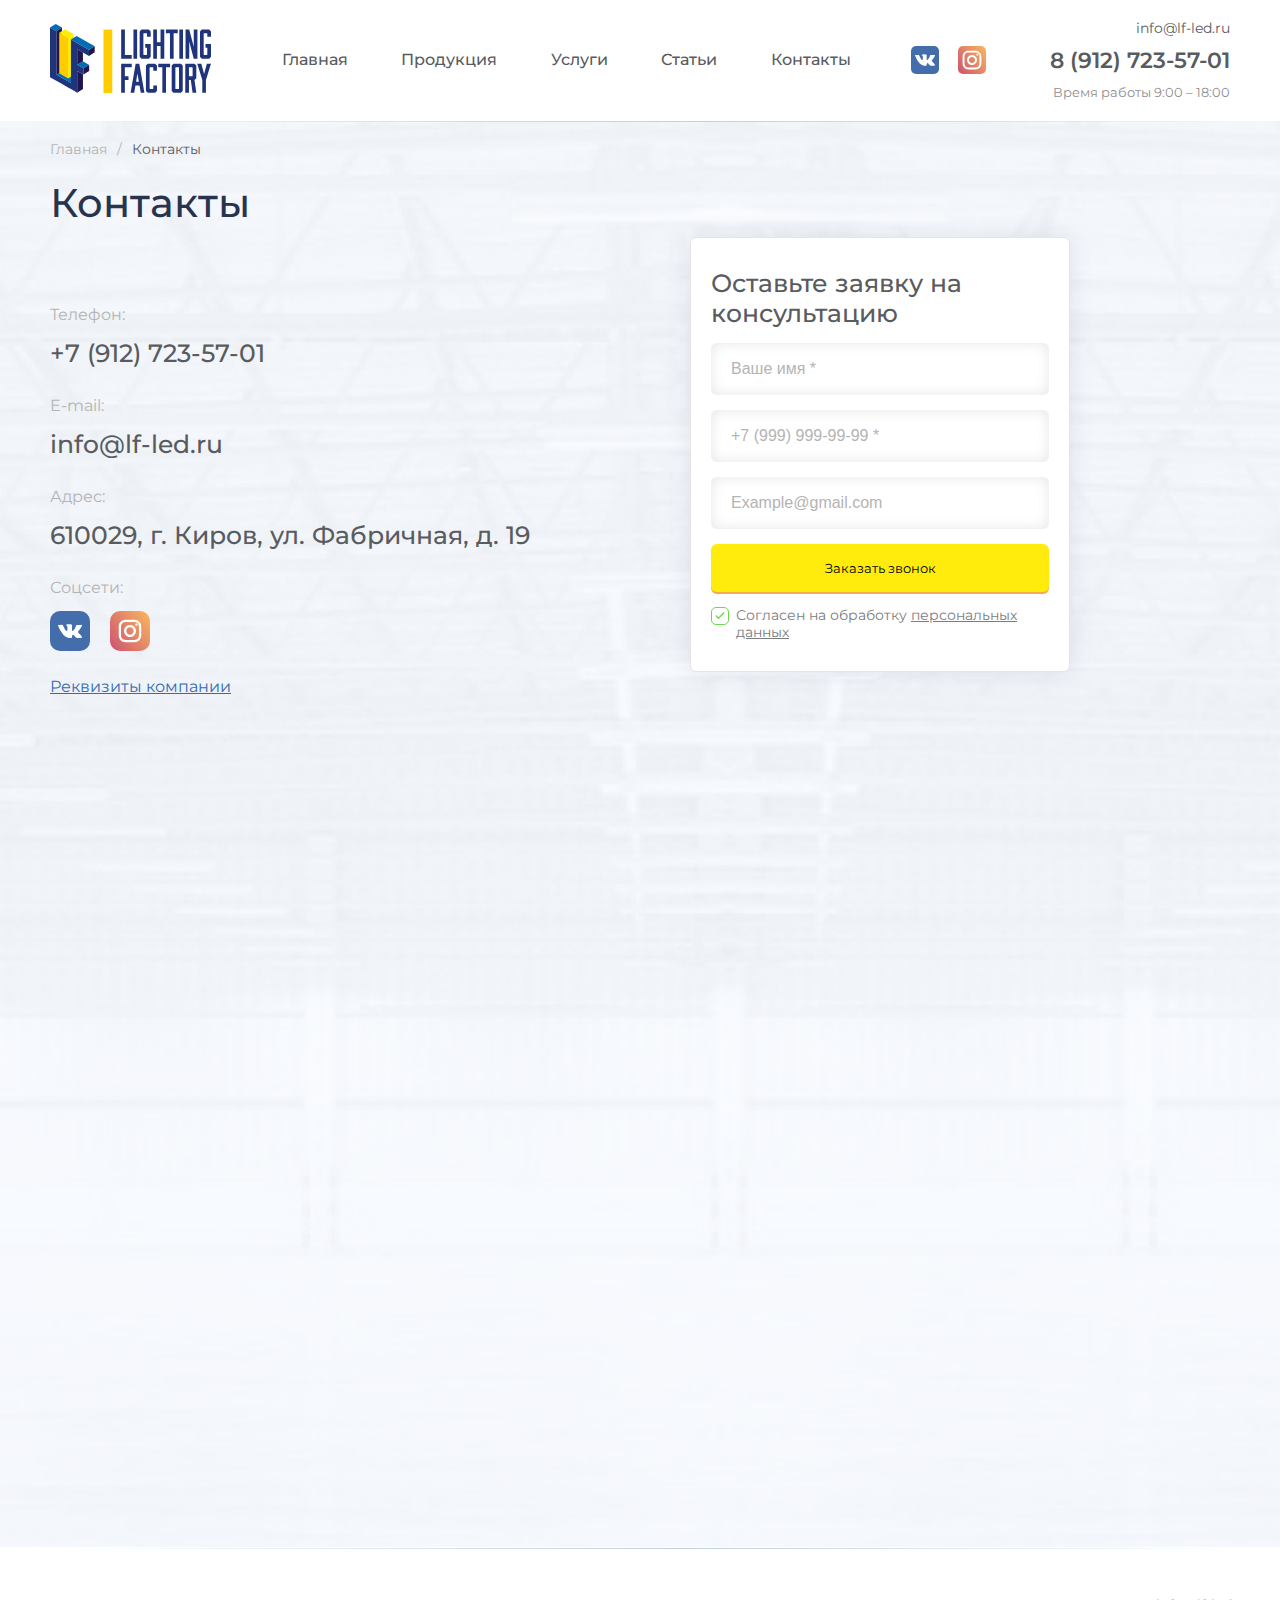
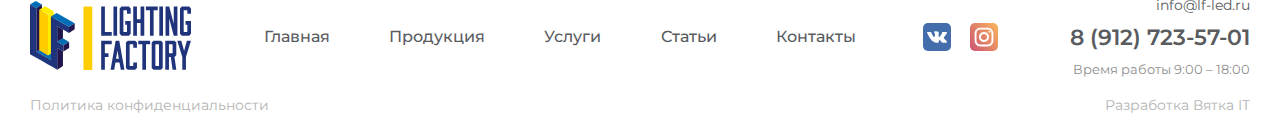
<file: contacts.html>
<!DOCTYPE html>
<html lang="ru">
    <head>
        <meta charset="UTF-8">
        <meta http-equiv="X-UA-Compatible" content="IE=edge">
        <meta name="viewport" content="width=device-width, initial-scale=1.0">
        <link rel="stylesheet" href="https://unpkg.com/swiper/swiper-bundle.min.css" />
        <link rel="stylesheet" href="style/style.css">
        <link rel="preconnect" href="https://fonts.googleapis.com">
        <link rel="preconnect" href="https://fonts.gstatic.com" crossorigin>
        <link href="https://fonts.googleapis.com/css2?family=Montserrat:wght@400;500;600&display=swap" rel="stylesheet">
        <title>Юнитек</title>
    </head>
    <body>
        <header>
            <div class="header-wrap wrap">
                <a class="header-index-link" href="index.html">
                    <picture class="header-logo-desctop">
                        <source media="(min-width: 768px)" srcset="image/header/header-logo-desctop.svg">
                        <img src="image/header/header-logo-mobile.svg">
                    </picture>
                </a>
                <nav class="header-navigation header-navigation--close">
                    <picture class="header-logo header-mobile-none">
                        <source media="(min-width: 768px)" srcset="image/header/header-logo-desctop.svg">
                        <img src="image/header/header-logo-mobile.svg">
                    </picture>
                    <ul class="header-bavigation__list">
                        <li class="header-navigation__item"><a class="header-navigation__item--link" href="index.html">Главная</a></li>
                        <li class="header-navigation__item"><a class="header-navigation__item--link" href="product.html">Продукция</a></li>
                        <li class="header-navigation__item"><a class="header-navigation__item--link" href="services.html">Услуги</a></li>
                        <li class="header-navigation__item"><a class="header-navigation__item--link" href="articles.html">Статьи</a></li>
                        <li class="header-navigation__item"><a class="header-navigation__item--link" href="#">Контакты</a></li>
                    </ul>
                    <div class='headar-social'>
                        <a class="headar-social--link header-social--vk" href="#"></a>
                        <a class="headar-social--link header-social--inst" href="#"></a>
                    </div>
                    <div class="header-contacts">
                        <a class="header-contacts--mail" href="#">info@lf-led.ru</a>
                        <a class="header-contacts--tel" href="#">8 (912) 723-57-01</a>
                        <p class="header-contacts--time-work">Время работы 9:00 – 18:00</p>
                    </div>
                </nav>
                <a href="#" class="header-call--mobile header-mobile-none"></a> 
                <button class="header__toggle">

                </button>              
            </div>
        </header> 
        <main>
            <section class="contact">
            <section class="bread-crumbs">
                <div class="wrap">
                    <ul class="bread-crumbs--list">
                        <li class="bread-crumbs--item"><a href='index.html'>Главная</a></li>
                        <li class="bread-crumbs--item">Контакты</li>
                    </ul>                    
                </div>
            </section>
            <h2 class="page-title wrap">Контакты</h2>

                <div class="contact-wrap wrap">
                    <ul class="contact-list">
                        <li class="contact-item">
                            <span class="contact-item--title">Телефон:</span>
                            <a class="contact-item--link contact-item--link-tel" href="#">+7 (912) 723-57-01</a>
                        </li>
                        <li class="contact-item">
                            <span class="contact-item--title">E-mail:</span>
                            <a class="contact-item--link contact-item--link-tel" href="#">info@lf-led.ru</a>
                        </li>
                        <li class="contact-item">
                            <span class="contact-item--title">Адрес:</span>
                            <p class="contact-item--text">610029, г. Киров, ул. Фабричная, д. 19</p>
                        </li>
                        <li class="contact-item">
                            <span class="contact-item--title">Соцсети:</span>
                            <div class="contact-item--social-link">
                                <a class="contact-item--social-link-vk" href="#"></a>
                                <a class="contact-item--social-link-in" href="#"></a>
                            </div>
                        </li>
                        <li class="contact-item">
                            <a class="contact-item-link-requisites" href="#">Реквизиты компании</a>
                        </li>
                    </ul>
                    <form class="contact-form" method="POST">
                        <h2 class="contact-form-header">Оставьте заявку на консультацию</h2>
                        <input class="contact-input contact-input-name" type="name" placeholder="Ваше имя *">
                        <input class="contact-input contact-input-tel" type="tel" placeholder="+7 (999) 999-99-99 *">
                        <input class="contact-input contact-input-mail" type="email" placeholder="Example@gmail.com">
                        <button class="contact-form-submit" type="submit">Заказать звонок</button>
                        <div class="contacts-politic-wrap">
                            <input class="visuallyHidden contacts-politic-checked" id="politic" type="checkbox" checked required>
                            <label class="politic-lable" for="politic">Согласен на обработку <a href="#">персональных данных</a></label>
                        </div>
                    </form>                    
                </div>
                <div class="wrap-map-contact" id="map-contact">
                    
                </div>
            </section>
            <div class="modal-successful-sending">
                <h2 class="modal-successful-sending-header">Спасибо <br> за обращение!</h2>
                <p class="modal-successful-sending-text">Ваш запрос отправлен, в скором времени наши менеджеры свяжутся с вами</p>
                <button class="modal-successful-sending-buitton" type="button">Закрыть</button>
                <div class="modal-successful-sending--close"></div>
            </div>
            <div class="modal-show">
    
            </div>
            <script src="https://api-maps.yandex.ru/2.1/?apikey=e1d12f77-c3d9-40bc-bcd0-ac6e558860db&lang=ru_RU" type="text/javascript"></script>
            <script src="https://ajax.googleapis.com/ajax/libs/jquery/2.2.0/jquery.min.js"></script>
            <script>
                ymaps.ready(function () {
                var myMap = new ymaps.Map('map-contact', {
                    center: [58.625094, 49.714196],
                    zoom: 17
                }, {
                    searchControlProvider: 'yandex#search'
                }),
                MyIconContentLayout = ymaps.templateLayoutFactory.createClass(
                    '<div style="color: red; font-weight: bold;">$[properties.iconContent]</div>'
                );
                myPlacemark = new ymaps.Placemark(myMap.getCenter(), {
                    hintContent: '610029, г. Киров, ул. Фабричная, д. 19'
                }, {
                    iconLayout: 'default#image',
                    iconImageHref: '/image/map.png',
                    iconImageSize: [40, 40],
                    iconImageOffset: [-20, -40]
                });
                myMap.geoObjects.add(myPlacemark);
                myMap.behaviors.disable('scrollZoom')
                myMap.events.add('click', function(){
                myMap.behaviors.enable('scrollZoom')
                })
            });

                let formContscts = document.querySelector('.contact-form')
                formContscts.addEventListener('submit', function(e) {
                e.preventDefault();
                var data = new FormData(this)
                var url = 'https://jsonplaceholder.typicode.com/posts'
                fetch(url, {
                    method: 'post',
                    headers: {
                        "Content-type": "application/x-www-form-urlencoded; charset=UTF-8"
                    },
                    body: data 
                    })
                    .then(response => response.json())
                    .then((json) => { 
                    if (json.id === 101) { 
                        document.querySelector('.modal-successful-sending').classList.add('modal-successful-sending--active')
                        document.querySelector('.modal-show').classList.add('modal-show--active')
                        document.querySelector('.contact-input-name').value = ''
                        document.querySelector('.contact-input-tel').value = ''
                        document.querySelector('.contact-input-mail').value = ''
                    }else {
                        console.log(json)
                    }

                    })
                    .catch(err => console.log(err));
                })

                let closeModalSecrus = document.querySelector('.modal-successful-sending--close')
                let buttonCloseModalSecrus = document.querySelector('.modal-successful-sending-buitton')
                document.querySelector('.modal-show').addEventListener('click', function() {
                    document.querySelector('.modal-successful-sending').classList.remove('modal-successful-sending--active')
                    document.querySelector('.modal-show').classList.remove('modal-show--active')  
                })

                buttonCloseModalSecrus.addEventListener('click', function() {
                    document.querySelector('.modal-successful-sending').classList.remove('modal-successful-sending--active')
                    document.querySelector('.modal-show').classList.remove('modal-show--active')  
                })

                closeModalSecrus.addEventListener('click', function() {
                    document.querySelector('.modal-successful-sending').classList.remove('modal-successful-sending--active')
                    document.querySelector('.modal-show').classList.remove('modal-show--active')  
                })
            </script>
            <script src="js/mask.js "></script>
        </main>
        <footer class="footer" style="z-index: 1;">
            <div class="header-wrap wrap footer-wrap wrap">
                <a class="footer-link" href="index.html">
                    <picture class="header-logo-desctop footer-logo">
                        <source media="(min-width: 768px)" srcset="image/header/header-logo-desctop.svg">
                        <img src="image/footer/logo-mobile-footer.svg">
                    </picture>                    
                </a>
                <nav class="header-navigation fooner-navigation">
                    <ul class="header-bavigation__list footer-bavigation__list">
                        <li class="header-navigation__item footer-navigation__item"><a class="header-navigation__item--link" href="index.html">Главная</a></li>
                        <li class="header-navigation__item footer-navigation__item"><a class="header-navigation__item--link" href="products.html">Продукция</a></li>
                        <li class="header-navigation__item footer-navigation__item"><a class="header-navigation__item--link" href="services.html">Услуги</a></li>
                        <li class="header-navigation__item footer-navigation__item"><a class="header-navigation__item--link" href="articles.html">Статьи</a></li>
                        <li class="header-navigation__item footer-navigation__item"><a class="header-navigation__item--link" href="#">Контакты</a></li>
                    </ul>
                    <div class='headar-social footer-social'>
                        <a class="headar-social--link header-social--vk" href="#"></a>
                        <a class="headar-social--link header-social--inst" href="#"></a>
                    </div>
                    <div class="header-contacts footer-contacts">
                        <a class="header-contacts--mail" href="#">info@lf-led.ru</a>
                        <a class="header-contacts--tel" href="#">8 (912) 723-57-01</a>
                        <p class="header-contacts--time-work">Время работы 9:00 – 18:00</p>
                    </div>
                </nav>     
            </div>
            <div class="copurating wrap">
                <a class="politicu-conf" href="#">Политика конфиденциальности</a>
                <a class="devoloper" href="https://vyatka-it.ru">Разработка Вятка IT</a>
            </div>
        </footer>
        <script src="js/script.js"></script>
    </body>
</html>
</file>
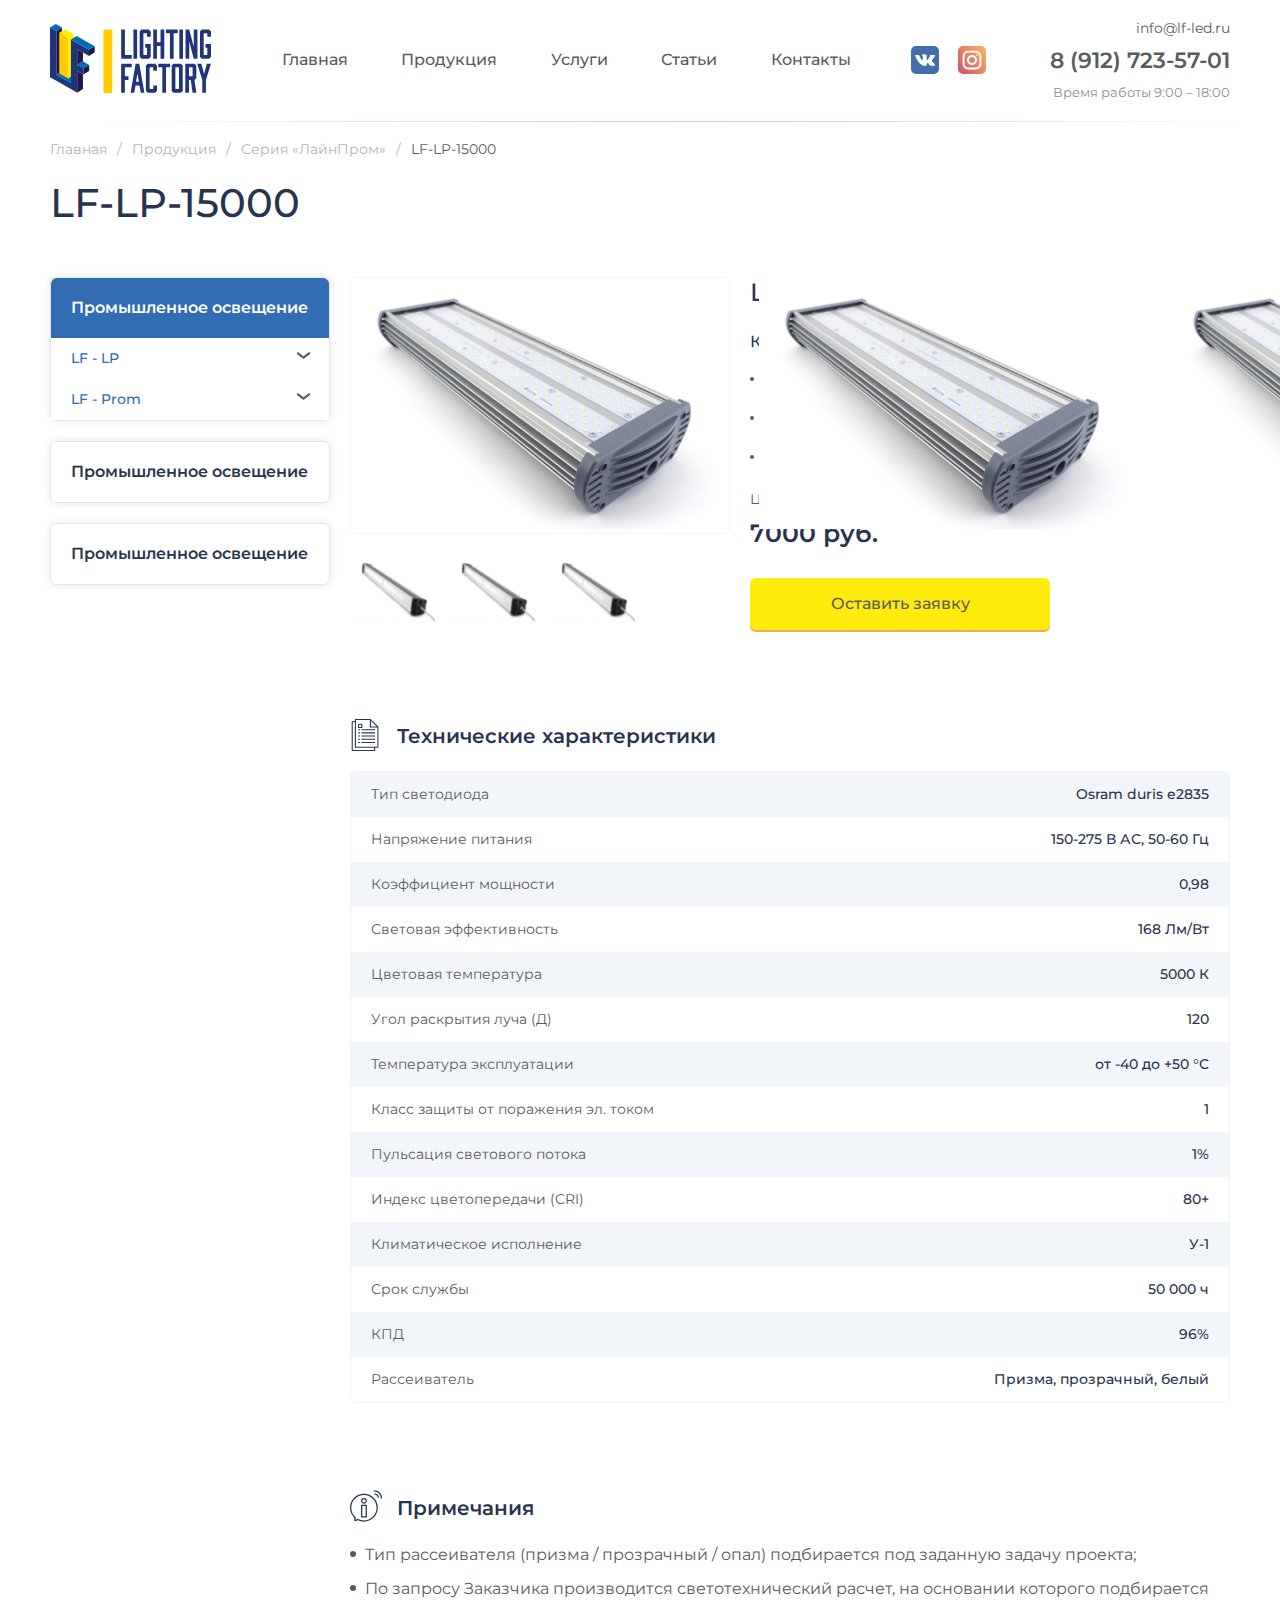
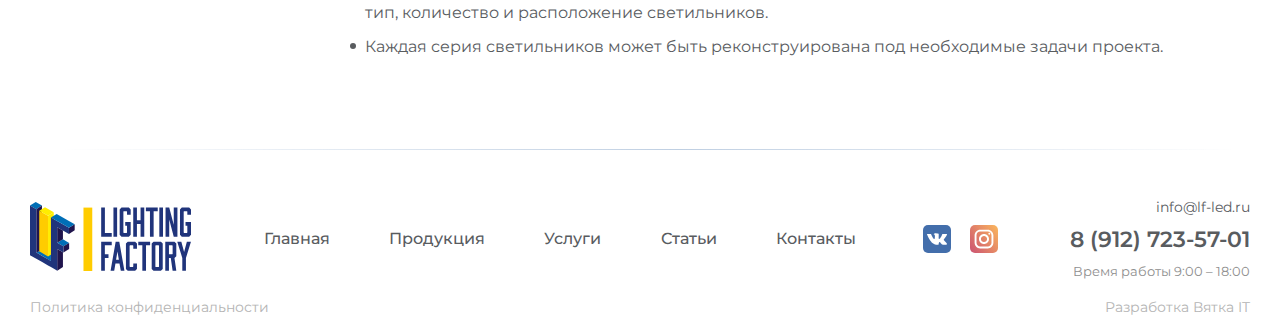
<file: product-modal.html>
<!DOCTYPE html>
<html lang="ru">
    <head>
        <meta charset="UTF-8">
        <meta http-equiv="X-UA-Compatible" content="IE=edge">
        <meta name="viewport" content="width=device-width, initial-scale=1.0">
        <link rel="stylesheet" href="https://unpkg.com/swiper/swiper-bundle.min.css" />
        <link rel="stylesheet" href="style/style.css">
        <link rel="preconnect" href="https://fonts.googleapis.com">
        <link rel="preconnect" href="https://fonts.gstatic.com" crossorigin>
        <link href="https://fonts.googleapis.com/css2?family=Montserrat:wght@400;500;600&display=swap" rel="stylesheet">
        <title>Продукция</title>
    </head>
    <body>
        <header>
            <div class="header-wrap wrap">
                <a class="header-index-link" href="index.html">
                    <picture class="header-logo-desctop">
                        <source media="(min-width: 768px)" srcset="image/header/header-logo-desctop.svg">
                        <img src="image/header/header-logo-mobile.svg">
                    </picture>
                </a>
                <nav class="header-navigation header-navigation--close">
                    <picture class="header-logo header-mobile-none">
                        <source media="(min-width: 768px)" srcset="image/header/header-logo-desctop.svg">
                        <img src="image/header/header-logo-mobile.svg">
                    </picture>
                    <ul class="header-bavigation__list">
                        <li class="header-navigation__item"><a class="header-navigation__item--link" href="index.html">Главная</a></li>
                        <li class="header-navigation__item"><a class="header-navigation__item--link" href="products.html">Продукция</a></li>
                        <li class="header-navigation__item"><a class="header-navigation__item--link" href="services.html">Услуги</a></li>
                        <li class="header-navigation__item"><a class="header-navigation__item--link" href="articles.html">Статьи</a></li>
                        <li class="header-navigation__item"><a class="header-navigation__item--link" href="contacts.html">Контакты</a></li>
                    </ul>
                    <div class='headar-social'>
                        <a class="headar-social--link header-social--vk" href="#"></a>
                        <a class="headar-social--link header-social--inst" href="#"></a>
                    </div>
                    <div class="header-contacts">
                        <a class="header-contacts--mail" href="#">info@lf-led.ru</a>
                        <a class="header-contacts--tel" href="#">8 (912) 723-57-01</a>
                        <p class="header-contacts--time-work">Время работы 9:00 – 18:00</p>
                    </div>
                </nav>
                <a href="#" class="header-call--mobile header-mobile-none"></a> 
                <button class="header__toggle">

                </button>              
            </div>
        </header> 
        <main>
            <section class="bread-crumbs">
                <div class="wrap">
                    <ul class="bread-crumbs--list">
                        <li class="bread-crumbs--item"><a href='index.html'>Главная</a></li>
                        <li class="bread-crumbs--item"><a href="products.html">Продукция</a></li>
                        <li class="bread-crumbs--item"><a href="product.html">Серия «ЛайнПром»</a></li>
                        <li class="bread-crumbs--item">LF-LP-15000</li>
                    </ul>                    
                </div>
            </section>
            <h2 class="page-title wrap">LF-LP-15000</h2>
            <section class="product-modal wrap">
                <div class="product-categoru">
                    <div class="product-categoru-block">
                        <h2 class="product-categoru__header header-open">Промышленное освещение</h2>
                        <ul class="product-categoru__list product-categoru__list--active">
                            <li class="product-categoru__item">
                                <a class="product-categoru__link">LF - LP</a>
                                <ul class="product-subcategory__list product-subcategory__list--active">
                                    <li><a class="product-subcategory__link">LF-LP-7500</a></li>
                                    <li><a class="product-subcategory__link">LF-LP-7500</a></li>
                                    <li><a class="product-subcategory__link">LF-LP-7500</a></li>
                                </ul>
                            </li>
                            <li class="product-categoru__item">
                                <a class="product-categoru__link">LF - Prom</a>
                                <ul class="product-subcategory__list product-subcategory__list--active">
                                    <li class="product-subcategory__item"><a class="product-subcategory__link">LF-LP-7500</a></li>
                                    <li class="product-subcategory__item"><a class="product-subcategory__link">LF-LP-7500</a></li>
                                    <li class="product-subcategory__item"><a class="product-subcategory__link">LF-LP-7500</a></li>
                                </ul>
                            </li>
                        </ul>
                    </div>

                    <div class="product-categoru-block">
                        <h2 class="product-categoru__header">Промышленное освещение</h2>
                        <ul class="product-categoru__list product-categoru__list--active">
                            <li class="product-categoru__item">
                                <a class="product-categoru__link">LF - LP</a>
                                <ul class="product-subcategory__list product-subcategory__list--active">
                                    <li><a class="product-subcategory__link">LF-LP-7500</a></li>
                                    <li><a class="product-subcategory__link">LF-LP-7500</a></li>
                                    <li><a class="product-subcategory__link">LF-LP-7500</a></li>
                                </ul>
                            </li>
                            <li class="product-categoru__item">
                                <a class="product-categoru__link">LF - Prom</a>
                                <ul class="product-subcategory__list product-subcategory__list--active">
                                    <li class="product-subcategory__item"><a class="product-subcategory__link">LF-LP-7500</a></li>
                                    <li class="product-subcategory__item"><a class="product-subcategory__link">LF-LP-7500</a></li>
                                    <li class="product-subcategory__item"><a class="product-subcategory__link">LF-LP-7500</a></li>
                                </ul>
                            </li>
                        </ul>
                    </div>
                    
                    <div class="product-categoru-block">
                        <h2 class="product-categoru__header">Промышленное освещение</h2>
                        <ul class="product-categoru__list product-categoru__list--active">
                            <li class="product-categoru__item">
                                <a class="product-categoru__link">LF - LP</a>
                                <ul class="product-subcategory__list product-subcategory__list--active">
                                    <li><a class="product-subcategory__link">LF-LP-7500</a></li>
                                    <li><a class="product-subcategory__link">LF-LP-7500</a></li>
                                    <li><a class="product-subcategory__link">LF-LP-7500</a></li>
                                </ul>
                            </li>
                            <li class="product-categoru__item">
                                <a class="product-categoru__link">LF - Prom</a>
                                <ul class="product-subcategory__list product-subcategory__list--active">
                                    <li class="product-subcategory__item"><a class="product-subcategory__link">LF-LP-7500</a></li>
                                    <li class="product-subcategory__item"><a class="product-subcategory__link">LF-LP-7500</a></li>
                                    <li class="product-subcategory__item"><a class="product-subcategory__link">LF-LP-7500</a></li>
                                </ul>
                            </li>
                        </ul>
                    </div>
                </div>
                <div class="product-modal__content">
                    <div class="product-modal__content__wtf">   
                        <div class="product-modal__content--wrap">
                            <div class="product-page-container swiper-container">
                                <div class="product-page-wrapper swiper-wrapper">
                                        <div class="swiper-slide">
                                            <img class="product-page-img" src="image/production/production-img-1.png" width="300" height="213">
                                        </div>
                                        <div class="swiper-slide">
                                            <img class="product-page-img" src="image/production/production-img-1.png" width="300" height="213">
                                        </div>
                                        <div class="swiper-slide">
                                            <img class="product-page-img" src="image/production/production-img-1.png" width="300" height="213">
                                        </div>
                                </div>
                                <div class="button-slid button-slid-prev"></div>
                                <div class="button-slid button-slid-next"></div>
                            </div>
                            <div class="product-page-min-container swiper-container">
                                <div class="product-page-min-wrapper swiper-wrapper">
                                    <div class="img-min-slider swiper-slide">
                                        <div class="img-min-slider-img">
                                            <div class="img-slide">
                                                <img class="product-page-img--min" src="image/production/categories.png" width="80" height="63">                                                  
                                            </div>
                                        </div>
                                    </div>
                                    <div class="img-min-slider swiper-slide">
                                        <div class="img-slide">
                                            <img class="product-page-img--min" src="image/production/categories.png" width="80" height="63">                                                  
                                        </div>
                                    </div>
                                    <div class="img-min-slider swiper-slide">
                                        <div class="img-slide">
                                            <img class="product-page-img--min" src="image/production/categories.png" width="80" height="63">                                                  
                                        </div>
                                    </div>
                                </div>
                            </div>
                        </div>
                        <div class="product-modal__content--text">
                            <h2 class="product-modal__content--text-header">LF-LP-15000</h2>
                            <p class="product-modal__content--text--subtitle">Комплектация:</p>
                            <ul class="product-modal__content--text--list">
                                <li class="product-modal__content--text--item">Светильник - 1 шт.</li>
                                <li class="product-modal__content--text--item">Кронштейн - 1 шт.</li>
                                <li class="product-modal__content--text--item">Паспорт изделия - 1 шт.</li>
                            </ul>
                            <div class="product-modal__content--text--price">
                                <span>Цена за шт, руб</span>
                                <p>7000 руб.</p>
                            </div>
                            <button class="product-modal--button button-popop" type="button">Оставить заявку</button>
                        </div>
                    </div>
                    <div class="product-specifications">
                        <h2 class="product-specifications__header">Технические характеристики</h2>
                        <ul class="product-specifications__list">
                            <li class="product-specifications__item">
                                <p class="product-specifications__item--name">Тип светодиода</p>
                                <p class="product-specifications__item--description">Osram duris e2835</p>
                            </li>
                            <li class="product-specifications__item">
                                <p class="product-specifications__item--name">Напряжение питания</p>
                                <p class="product-specifications__item--description">150-275 В АС, 50-60 Гц</p>
                            </li>
                            <li class="product-specifications__item">
                                <p class="product-specifications__item--name">Коэффициент мощности</p>
                                <p class="product-specifications__item--description">0,98</p>
                            </li>
                            <li class="product-specifications__item">
                                <p class="product-specifications__item--name">Световая эффективность</p>
                                <p class="product-specifications__item--description">168 Лм/Вт</p>
                            </li>
                            <li class="product-specifications__item">
                                <p class="product-specifications__item--name">Цветовая температура</p>
                                <p class="product-specifications__item--description">5000 К</p>
                            </li>
                            <li class="product-specifications__item">
                                <p class="product-specifications__item--name">Угол раскрытия луча (Д)</p>
                                <p class="product-specifications__item--description">120</p>
                            </li>
                            <li class="product-specifications__item">
                                <p class="product-specifications__item--name">Температура эксплуатации</p>
                                <p class="product-specifications__item--description">от -40 до +50 °C</p>
                            </li>
                            <li class="product-specifications__item">
                                <p class="product-specifications__item--name">Класс защиты от поражения эл. током</p>
                                <p class="product-specifications__item--description">1</p>
                            </li>
                            <li class="product-specifications__item">
                                <p class="product-specifications__item--name">Пульсация светового потока</p>
                                <p class="product-specifications__item--description">1%</p>
                            </li>
                            <li class="product-specifications__item">
                                <p class="product-specifications__item--name">Индекс цветопередачи (CRI)</p>
                                <p class="product-specifications__item--description">80+</p>
                            </li>
                            <li class="product-specifications__item">
                                <p class="product-specifications__item--name">Климатическое исполнение</p>
                                <p class="product-specifications__item--description">У-1</p>
                            </li>
                            <li class="product-specifications__item">
                                <p class="product-specifications__item--name">Срок службы</p>
                                <p class="product-specifications__item--description">50 000 ч</p>
                            </li>
                            <li class="product-specifications__item">
                                <p class="product-specifications__item--name">КПД</p>
                                <p class="product-specifications__item--description">96%</p>
                            </li>
                            <li class="product-specifications__item">
                                <p class="product-specifications__item--name">Рассеиватель</p>
                                <p class="product-specifications__item--description">Призма, прозрачный, белый</p>
                            </li>
                        </ul>                        
                    </div>
                    <div class="product-modal-note">
                        <h2 class="product-modal-note--header">Примечания</h2>
                        <ul class="product-modal-note--list">
                            <li class="product-modal-note--item">Тип рассеивателя (призма / прозрачный / опал) подбирается под заданную задачу проекта;</li>
                            <li class="product-modal-note--item"> По запросу Заказчика производится светотехнический расчет, на основании которого подбирается тип, количество и расположение светильников.</li>
                            <li class="product-modal-note--item">Каждая серия светильников может быть реконструирована под необходимые задачи проекта.</li>
                        </ul>
                    </div>
                </div>
            </section> 
            <div class="wrap-form">
                <form class="application-form" method="POST">
                    <h2 class="application-form--header">Оставить заявку</h2>
                    <input class="application-form--input application-form--input-name" type="name" placeholder="Ваше имя *">
                    <input class="application-form--input application-form--input-tel" type="tel" placeholder="+7 (999) 999-99-99 *">
                    <input class="application-form--input application-form--mail" type="email" placeholder="Example@gmail.com">
                    <div class="contacts-politic-wrap">
                        <input class="visuallyHidden contacts-politic-checked" id="politic" type="checkbox" checked required>
                        <label class="politic-lable" for="politic">Согласен на обработку <a href="#">персональных данных</a></label>
                    </div>
                    <button class="application-form--submit" type="submit">Оставить заявку</button>
                    <div class="wrap-form--close"></div>
                </form>
            </div>
            <div class="modal-successful-sending">
                <h2 class="modal-successful-sending-header">Спасибо <br> за обращение!</h2>
                <p class="modal-successful-sending-text">Ваш запрос отправлен, в скором времени наши менеджеры свяжутся с вами</p>
                <button class="modal-successful-sending-buitton" type="button">Закрыть</button>
                <div class="modal-successful-sending--close"></div>
            </div>
            <div class="modal-show">
    
            </div>
            <script src="https://unpkg.com/swiper/swiper-bundle.min.js"></script>
            <script src="https://ajax.googleapis.com/ajax/libs/jquery/2.2.0/jquery.min.js"></script>
            <script src="js/mask.js "></script>
            <script>
                // Открытие по клику на heder
                let headerContainer = document.querySelector('.product-categoru') 
                let headerOpenCategoru = headerContainer.querySelectorAll('.product-categoru__header');
                let productCategoru = document.querySelector('.product-categoru__list');
                let blockItem = headerContainer.querySelectorAll('.product-categoru-block')

                headerContainer.addEventListener('click', (event) => {
                    let target = event.target;

                    if (target.classList.contains('product-categoru__header')) {
                        for (let i = 0; i < headerOpenCategoru.length; i++) {
                            headerOpenCategoru[i].classList.remove('header-open');
                        }

                        target.classList.add('header-open');
                    }
                })
                //Открытие поткатегории по клику на категорию 
                for(let i = 0; i < blockItem.length; i++) {
                    let productSubcategory = blockItem[i].querySelectorAll('.product-categoru__link')
                    blockItem[i].addEventListener('click', (event) => {
                        
                    let target = event.target;
                    if (target.classList.contains('product-categoru__link')) {
                        for (let j = 0; j < productSubcategory.length; j++) {
                            productSubcategory[j].classList.remove('link-active');
                        }

                        target.classList.add('link-active');
                    }
                })
                }

                new Swiper('.product-page-container', {
                navigation: {
                    nextEl: '.button-slid-next',
                    prevEl: '.button-slid-prev',
                },
                slidesPerView: 1,
                spaceBetween: 30,
                thumbs: {
                    swiper: {
                        el: '.product-page-min-container',
                        slidesPerView: 4,
                        spaceBetween: 20,
                    }
                }
                });
                //Оставить заявку
                let modalPopup = document.querySelector('.wrap-form');
                let modalShowe = document.querySelector('.modal-show');
                let buttonOpenPopop = document.querySelector('.button-popop');
    
                buttonOpenPopop.addEventListener('click', function() {
                    modalPopup.classList.add('wrap-form--active')
                    modalShowe.classList.add('modal-show--active')
                });
                //Закрыть заявку
                let closeModal = document.querySelector('.wrap-form--close');
                
                closeModal.addEventListener('click', function() {
                    modalPopup.classList.remove('wrap-form--active')
                    modalShowe.classList.remove ('modal-show--active')
                });
    
                modalShowe.addEventListener('click', function() {
                    modalPopup.classList.remove('wrap-form--active')
                    modalShowe.classList.remove ('modal-show--active')
                })

                let formAplication = document.querySelector('.application-form')
                formAplication.addEventListener('submit', function(e) {
                e.preventDefault();
                var data = new FormData(this)
                var url = 'https://jsonplaceholder.typicode.com/posts'
                fetch(url, {
                    method: 'post',
                    headers: {
                        "Content-type": "application/x-www-form-urlencoded; charset=UTF-8"
                    },
                    body: data 
                    })
                    .then(response => response.json())
                    .then((json) => { 
                    if (json.id === 101) { 
                        document.querySelector('.modal-successful-sending').classList.add('modal-successful-sending--active')
                        document.querySelector('.application-form--input-name').value = ''
                        document.querySelector('.application-form--input-tel').value = ''
                        document.querySelector('.application-form--mail').value = ''
                        modalPopup.classList.remove('wrap-form--active')
                    }else {
                        console.log(json)
                    }

                    })
                    .catch(err => console.log(err));
                })

                let closeModalSecrus = document.querySelector('.modal-successful-sending--close')
                let buttonCloseModalSecrus = document.querySelector('.modal-successful-sending-buitton')
                document.querySelector('.modal-show').addEventListener('click', function() {
                    document.querySelector('.modal-successful-sending').classList.remove('modal-successful-sending--active')
                    document.querySelector('.modal-show').classList.remove('modal-show--active')  
                })

                buttonCloseModalSecrus.addEventListener('click', function() {
                    document.querySelector('.modal-successful-sending').classList.remove('modal-successful-sending--active')
                    document.querySelector('.modal-show').classList.remove('modal-show--active')  
                })

                closeModalSecrus.addEventListener('click', function() {
                    document.querySelector('.modal-successful-sending').classList.remove('modal-successful-sending--active')
                    document.querySelector('.modal-show').classList.remove('modal-show--active')  
                })
            </script> 
        </main>
        <footer class="footer" style="z-index: 1;">
            <div class="header-wrap wrap footer-wrap wrap">
                <a class="footer-link" href="index.html">
                    <picture class="header-logo-desctop footer-logo">
                        <source media="(min-width: 768px)" srcset="image/header/header-logo-desctop.svg">
                        <img src="image/footer/logo-mobile-footer.svg">
                    </picture>                    
                </a>
                <nav class="header-navigation fooner-navigation">
                    <ul class="header-bavigation__list footer-bavigation__list">
                        <li class="header-navigation__item footer-navigation__item"><a class="header-navigation__item--link" href="index.html">Главная</a></li>
                        <li class="header-navigation__item footer-navigation__item"><a class="header-navigation__item--link" href="#">Продукция</a>
                        <li class="header-navigation__item footer-navigation__item"><a class="header-navigation__item--link" href="services.html">Услуги</a></li>
                        <li class="header-navigation__item footer-navigation__item"><a class="header-navigation__item--link" href="articles.html">Статьи</a></li>
                        <li class="header-navigation__item footer-navigation__item"><a class="header-navigation__item--link" href="contacts.html">Контакты</a></li>
                    </ul>
                    <div class='headar-social footer-social'>
                        <a class="headar-social--link header-social--vk" href="#"></a>
                        <a class="headar-social--link header-social--inst" href="#"></a>
                    </div>
                    <div class="header-contacts footer-contacts">
                        <a class="header-contacts--mail" href="#">info@lf-led.ru</a>
                        <a class="header-contacts--tel" href="#">8 (912) 723-57-01</a>
                        <p class="header-contacts--time-work">Время работы 9:00 – 18:00</p>
                    </div>
                </nav>     
            </div>
            <div class="copurating wrap">
                <a class="politicu-conf" href="#">Политика конфиденциальности</a>
                <a class="devoloper" href="https://vyatka-it.ru">Разработка Вятка IT</a>
            </div>
        </footer>
        <script src="js/script.js"></script>
    </body>
</html>
</file>
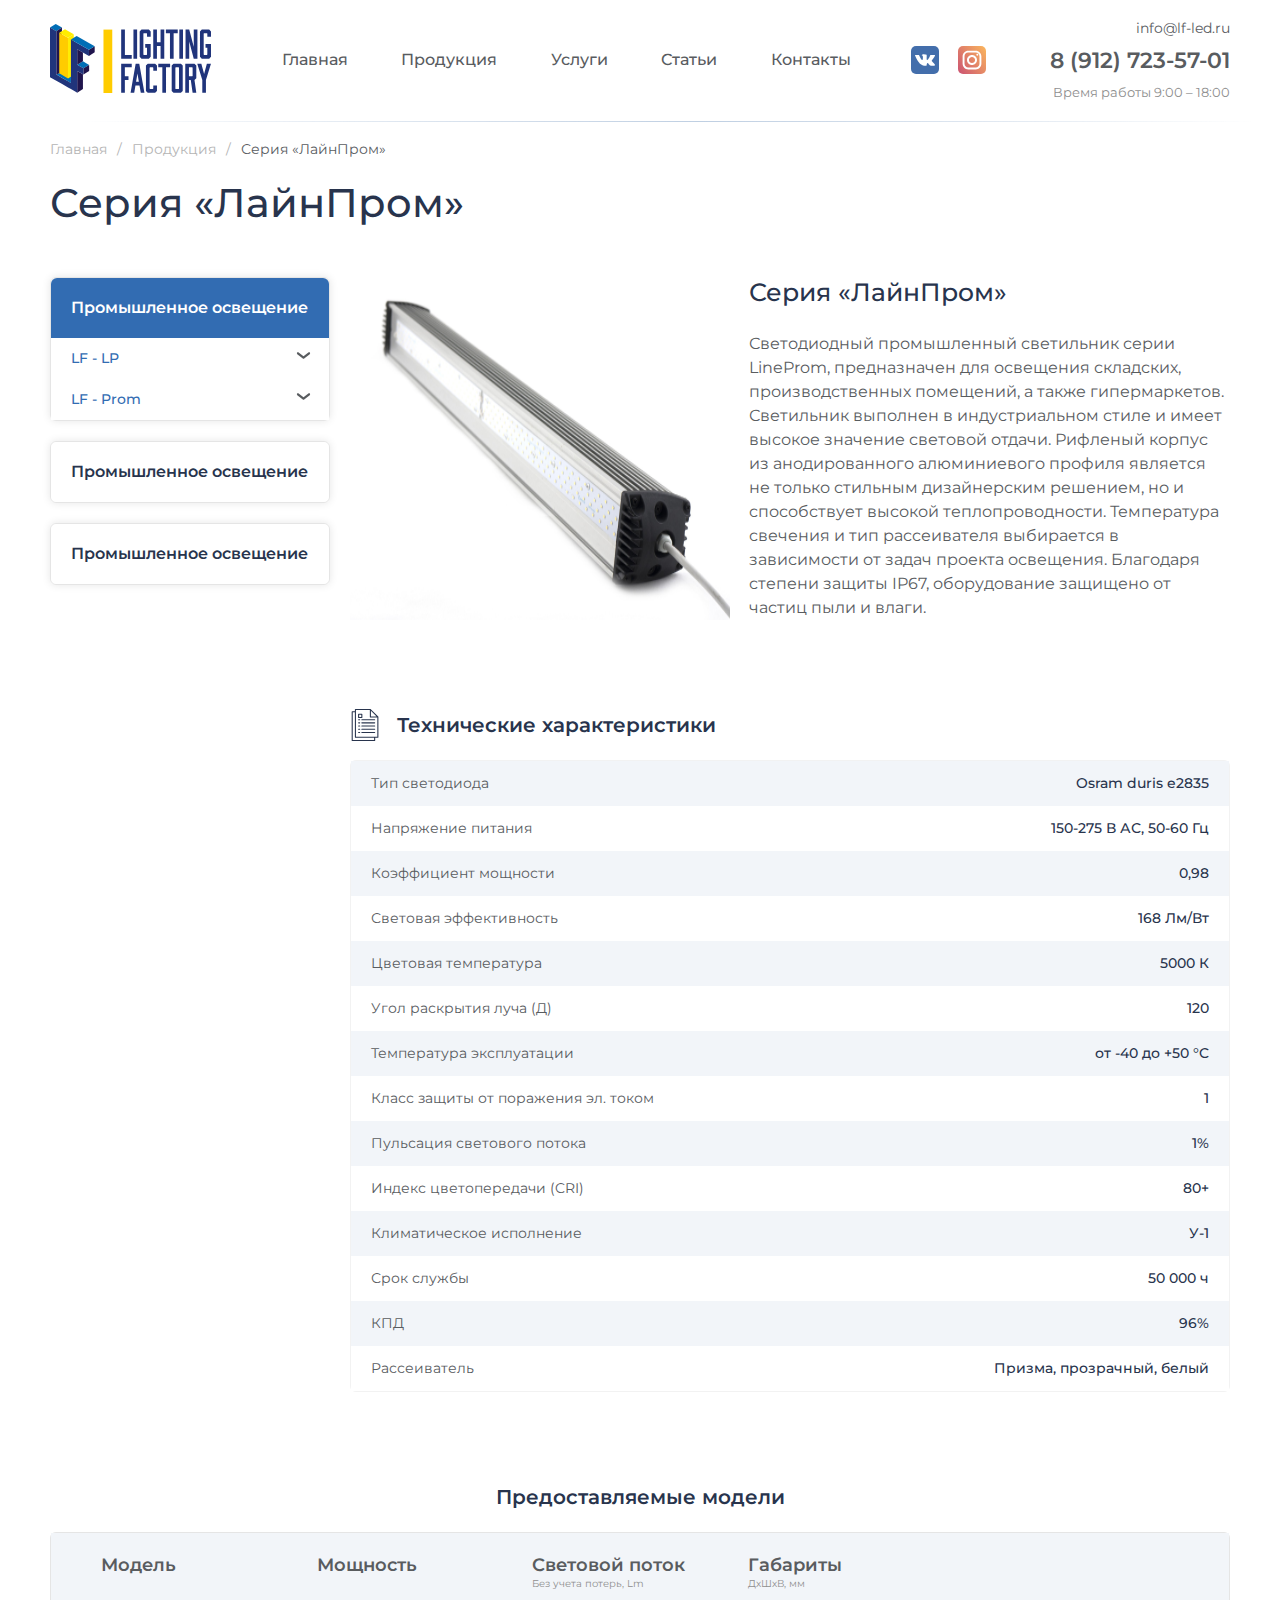
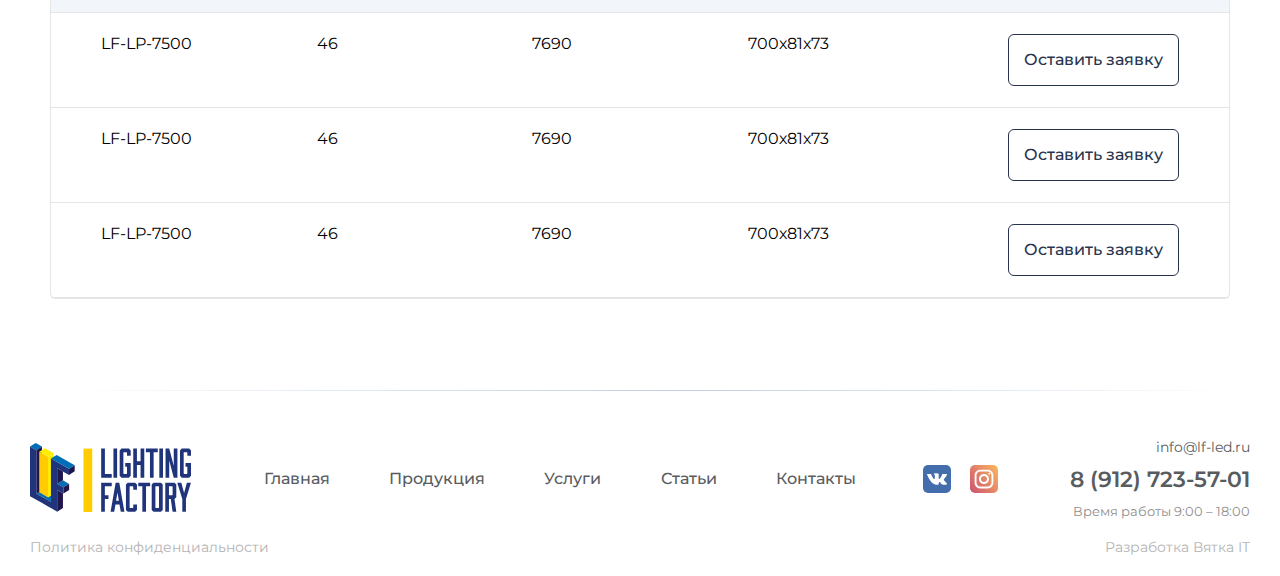
<file: product.html>
<!DOCTYPE html>
<html lang="ru">
    <head>
        <meta charset="UTF-8">
        <meta http-equiv="X-UA-Compatible" content="IE=edge">
        <meta name="viewport" content="width=device-width, initial-scale=1.0">
        <link rel="stylesheet" href="https://unpkg.com/swiper/swiper-bundle.min.css" />
        <link rel="stylesheet" href="style/style.css">
        <link rel="preconnect" href="https://fonts.googleapis.com">
        <link rel="preconnect" href="https://fonts.gstatic.com" crossorigin>
        <link href="https://fonts.googleapis.com/css2?family=Montserrat:wght@400;500;600&display=swap" rel="stylesheet">
        <title>Продукция</title>
    </head>
    <body>
        <header>
            <div class="header-wrap wrap">
                <a class="header-index-link" href="index.html">
                    <picture class="header-logo-desctop">
                        <source media="(min-width: 768px)" srcset="image/header/header-logo-desctop.svg">
                        <img src="image/header/header-logo-mobile.svg">
                    </picture>
                </a>
                <nav class="header-navigation header-navigation--close">
                    <picture class="header-logo header-mobile-none">
                        <source media="(min-width: 768px)" srcset="image/header/header-logo-desctop.svg">
                        <img src="image/header/header-logo-mobile.svg">
                    </picture>
                    <ul class="header-bavigation__list">
                        <li class="header-navigation__item"><a class="header-navigation__item--link" href="index.html">Главная</a></li>
                        <li class="header-navigation__item"><a class="header-navigation__item--link" href="products.html">Продукция</a></li>
                        <li class="header-navigation__item"><a class="header-navigation__item--link" href="services.html">Услуги</a></li>
                        <li class="header-navigation__item"><a class="header-navigation__item--link" href="articles.html">Статьи</a></li>
                        <li class="header-navigation__item"><a class="header-navigation__item--link" href="contacts.html">Контакты</a></li>
                    </ul>
                    <div class='headar-social'>
                        <a class="headar-social--link header-social--vk" href="#"></a>
                        <a class="headar-social--link header-social--inst" href="#"></a>
                    </div>
                    <div class="header-contacts">
                        <a class="header-contacts--mail" href="#">info@lf-led.ru</a>
                        <a class="header-contacts--tel" href="#">8 (912) 723-57-01</a>
                        <p class="header-contacts--time-work">Время работы 9:00 – 18:00</p>
                    </div>
                </nav>
                <a href="#" class="header-call--mobile header-mobile-none"></a> 
                <button class="header__toggle">

                </button>               
            </div>
        </header> 
        <main>
            <section class="bread-crumbs">
                <div class="wrap">
                    <ul class="bread-crumbs--list">
                        <li class="bread-crumbs--item"><a href='index.html'>Главная</a></li>
                        <li class="bread-crumbs--item"><a href="products.html">Продукция</a></li>
                        <li class="bread-crumbs--item">Серия «ЛайнПром»</li>
                    </ul>                    
                </div>
            </section>
            <h2 class="page-title wrap">Серия «ЛайнПром»</h2>
            <section class="product wrap">
                <div class="product-categoru">
                    <div class="product-categoru-block">
                        <h2 class="product-categoru__header header-open">Промышленное освещение</h2>
                        <ul class="product-categoru__list product-categoru__list--active">
                            <li class="product-categoru__item">
                                <a class="product-categoru__link">LF - LP</a>
                                <ul class="product-subcategory__list product-subcategory__list--active">
                                    <li><a href="product-modal.html" class="product-subcategory__link">LF-LP-7500</a></li>
                                    <li><a href="product-modal.html" class="product-subcategory__link">LF-LP-7500</a></li>
                                    <li><a href="product-modal.html" class="product-subcategory__link">LF-LP-7500</a></li>
                                </ul>
                            </li>
                            <li class="product-categoru__item">
                                <a class="product-categoru__link">LF - Prom</a>
                                <ul class="product-subcategory__list product-subcategory__list--active">
                                    <li class="product-subcategory__item"><a href="product-modal.html" class="product-subcategory__link">LF-LP-7500</a></li>
                                    <li class="product-subcategory__item"><a href="product-modal.html" class="product-subcategory__link">LF-LP-7500</a></li>
                                    <li class="product-subcategory__item"><a href="product-modal.html" class="product-subcategory__link">LF-LP-7500</a></li>
                                </ul>
                            </li>
                        </ul>
                    </div>

                    <div class="product-categoru-block">
                        <h2 class="product-categoru__header">Промышленное освещение</h2>
                        <ul class="product-categoru__list product-categoru__list--active">
                            <li class="product-categoru__item">
                                <a class="product-categoru__link">LF - LP</a>
                                <ul class="product-subcategory__list product-subcategory__list--active">
                                    <li><a class="product-subcategory__link">LF-LP-7500</a></li>
                                    <li><a class="product-subcategory__link">LF-LP-7500</a></li>
                                    <li><a class="product-subcategory__link">LF-LP-7500</a></li>
                                </ul>
                            </li>
                            <li class="product-categoru__item">
                                <a class="product-categoru__link">LF - Prom</a>
                                <ul class="product-subcategory__list product-subcategory__list--active">
                                    <li class="product-subcategory__item"><a class="product-subcategory__link">LF-LP-7500</a></li>
                                    <li class="product-subcategory__item"><a class="product-subcategory__link">LF-LP-7500</a></li>
                                    <li class="product-subcategory__item"><a class="product-subcategory__link">LF-LP-7500</a></li>
                                </ul>
                            </li>
                        </ul>
                    </div>
                    
                    <div class="product-categoru-block">
                        <h2 class="product-categoru__header">Промышленное освещение</h2>
                        <ul class="product-categoru__list product-categoru__list--active">
                            <li class="product-categoru__item">
                                <a class="product-categoru__link">LF - LP</a>
                                <ul class="product-subcategory__list product-subcategory__list--active">
                                    <li><a class="product-subcategory__link">LF-LP-7500</a></li>
                                    <li><a class="product-subcategory__link">LF-LP-7500</a></li>
                                    <li><a class="product-subcategory__link">LF-LP-7500</a></li>
                                </ul>
                            </li>
                            <li class="product-categoru__item">
                                <a class="product-categoru__link">LF - Prom</a>
                                <ul class="product-subcategory__list product-subcategory__list--active">
                                    <li class="product-subcategory__item"><a class="product-subcategory__link">LF-LP-7500</a></li>
                                    <li class="product-subcategory__item"><a class="product-subcategory__link">LF-LP-7500</a></li>
                                    <li class="product-subcategory__item"><a class="product-subcategory__link">LF-LP-7500</a></li>
                                </ul>
                            </li>
                        </ul>
                    </div>
                </div>
                <div class="product-content">
                    <div class="product-content__description">
                        <img class="product-content__img" src="image/production/categories.png" width="296" height="196">
                        <div class="product-content__text">
                            <h2 class="product-content__text--header">Серия «ЛайнПром»</h2>
                            <p class="product-content__text--subtitle">
                                Светодиодный промышленный светильник серии LineProm, предназначен для освещения складских, производственных помещений, а также гипермаркетов. Светильник выполнен в индустриальном стиле и имеет высокое значение световой отдачи. Рифленый корпус 
                                из анодированного алюминиевого профиля является 
                                не только стильным дизайнерским решением, 
                                но и способствует высокой теплопроводности. Температура свечения и тип рассеивателя выбирается 
                                в зависимости от задач проекта освещения. Благодаря степени защиты IP67, оборудование защищено 
                                от частиц пыли и влаги.
                            </p>
                        </div>
                    </div>
                    <div class="product-specifications">
                        <h2 class="product-specifications__header">Технические характеристики</h2>
                        <ul class="product-specifications__list">
                            <li class="product-specifications__item">
                                <p class="product-specifications__item--name">Тип светодиода</p>
                                <p class="product-specifications__item--description">Osram duris e2835</p>
                            </li>
                            <li class="product-specifications__item">
                                <p class="product-specifications__item--name">Напряжение питания</p>
                                <p class="product-specifications__item--description">150-275 В АС, 50-60 Гц</p>
                            </li>
                            <li class="product-specifications__item">
                                <p class="product-specifications__item--name">Коэффициент мощности</p>
                                <p class="product-specifications__item--description">0,98</p>
                            </li>
                            <li class="product-specifications__item">
                                <p class="product-specifications__item--name">Световая эффективность</p>
                                <p class="product-specifications__item--description">168 Лм/Вт</p>
                            </li>
                            <li class="product-specifications__item">
                                <p class="product-specifications__item--name">Цветовая температура</p>
                                <p class="product-specifications__item--description">5000 К</p>
                            </li>
                            <li class="product-specifications__item">
                                <p class="product-specifications__item--name">Угол раскрытия луча (Д)</p>
                                <p class="product-specifications__item--description">120</p>
                            </li>
                            <li class="product-specifications__item">
                                <p class="product-specifications__item--name">Температура эксплуатации</p>
                                <p class="product-specifications__item--description">от -40 до +50 °C</p>
                            </li>
                            <li class="product-specifications__item">
                                <p class="product-specifications__item--name">Класс защиты от поражения эл. током</p>
                                <p class="product-specifications__item--description">1</p>
                            </li>
                            <li class="product-specifications__item">
                                <p class="product-specifications__item--name">Пульсация светового потока</p>
                                <p class="product-specifications__item--description">1%</p>
                            </li>
                            <li class="product-specifications__item">
                                <p class="product-specifications__item--name">Индекс цветопередачи (CRI)</p>
                                <p class="product-specifications__item--description">80+</p>
                            </li>
                            <li class="product-specifications__item">
                                <p class="product-specifications__item--name">Климатическое исполнение</p>
                                <p class="product-specifications__item--description">У-1</p>
                            </li>
                            <li class="product-specifications__item">
                                <p class="product-specifications__item--name">Срок службы</p>
                                <p class="product-specifications__item--description">50 000 ч</p>
                            </li>
                            <li class="product-specifications__item">
                                <p class="product-specifications__item--name">КПД</p>
                                <p class="product-specifications__item--description">96%</p>
                            </li>
                            <li class="product-specifications__item">
                                <p class="product-specifications__item--name">Рассеиватель</p>
                                <p class="product-specifications__item--description">Призма, прозрачный, белый</p>
                            </li>
                        </ul>                        
                    </div>
                </div>
            </section>
            <section class="product-models wrap">
                <h2 class="product-models--header">Предоставляемые модели</h2>
                <ul class="product-models__list">
                    <li class="product-models__item">
                        <p class="product-models__item--header">Модель</p>
                        <p class="product-models__item--header">Мощность</p>
                        <p class="product-models__item--header">
                            Световой поток
                            <span class="product-models__item--header-subtitle">Без учета потерь, Lm</span>
                        </p>
                        <p class="product-models__item--header">
                            Габариты
                            <span class="product-models__item--header-subtitle">ДхШхВ, мм</span>
                        </p>
                    </li>
                    <li class="product-models__item">
                        <p class="product-models__item--text">LF-LP-7500</p>
                        <p class="product-models__item--text">46</p>
                        <p class="product-models__item--text">7690</p>
                        <p class="product-models__item--text">700х81х73</p>
                        <p class="product-models__item--text"><button class="product-models__item--buttton button-popop" type="button">Оставить заявку</button></p>
                    </li>
                    <li class="product-models__item">
                        <p class="product-models__item--text">LF-LP-7500</p>
                        <p class="product-models__item--text">46</p>
                        <p class="product-models__item--text">7690</p>
                        <p class="product-models__item--text">700х81х73</p>
                        <p class="product-models__item--text"><button class="product-models__item--buttton button-popop" type="button ">Оставить заявку</button></p>
                    </li>
                    <li class="product-models__item">
                        <p class="product-models__item--text">LF-LP-7500</p>
                        <p class="product-models__item--text">46</p>
                        <p class="product-models__item--text">7690</p>
                        <p class="product-models__item--text">700х81х73</p>
                        <p class="product-models__item--text"><button class="product-models__item--buttton button-popop" type="button">Оставить заявку</button></p>
                    </li>
                </ul>
            </section>  
            <div class="wrap-form">
                <form class="application-form" method="POST">
                    <h2 class="application-form--header">Оставить заявку</h2>
                    <input class="application-form--input application-form--input-name" type="name" placeholder="Ваше имя *">
                    <input class="application-form--input application-form--input-tel" type="tel" placeholder="+7 (999) 999-99-99 *">
                    <input class="application-form--input application-form--mail" type="email" placeholder="Example@gmail.com">
                    <div class="contacts-politic-wrap">
                        <input class="visuallyHidden contacts-politic-checked" id="politic" type="checkbox" checked required>
                        <label class="politic-lable" for="politic">Согласен на обработку <a href="#">персональных данных</a></label>
                    </div>
                    <button class="application-form--submit" type="submit">Оставить заявку</button>
                    <div class="wrap-form--close"></div>
                </form>
            </div>
            <div class="modal-successful-sending">
                <h2 class="modal-successful-sending-header">Спасибо <br> за обращение!</h2>
                <p class="modal-successful-sending-text">Ваш запрос отправлен, в скором времени наши менеджеры свяжутся с вами</p>
                <button class="modal-successful-sending-buitton" type="button">Закрыть</button>
                <div class="modal-successful-sending--close"></div>
            </div>
            <div class="modal-show">
    
            </div> 
            <script src="https://ajax.googleapis.com/ajax/libs/jquery/2.2.0/jquery.min.js"></script>
            <script src="js/mask.js "></script>
            <script>
                // Открытие по клику на heder
                let headerContainer = document.querySelector('.product-categoru') 
                let headerOpenCategoru = headerContainer.querySelectorAll('.product-categoru__header');
                let productCategoru = document.querySelector('.product-categoru__list');
                let blockItem = headerContainer.querySelectorAll('.product-categoru-block')

                headerContainer.addEventListener('click', (event) => {
                    let target = event.target;

                    if (target.classList.contains('product-categoru__header')) {
                        for (let i = 0; i < headerOpenCategoru.length; i++) {
                            headerOpenCategoru[i].classList.remove('header-open');
                        }

                        target.classList.add('header-open');
                    }
                })
                //Открытие поткатегории по клику на категорию 
                for(let i = 0; i < blockItem.length; i++) {
                    let productSubcategory = blockItem[i].querySelectorAll('.product-categoru__link')
                    blockItem[i].addEventListener('click', (event) => {
                        
                    let target = event.target;
                    if (target.classList.contains('product-categoru__link')) {
                        for (let j = 0; j < productSubcategory.length; j++) {
                            productSubcategory[j].classList.remove('link-active');
                        }

                        target.classList.add('link-active');
                    }
                })
                }
                //Оставить заявку
                let modalPopup = document.querySelector('.wrap-form');
                let modalShowe = document.querySelector('.modal-show');
                let buttonOpenPopop = document.querySelectorAll('.button-popop');

                for(let i = 0; i < buttonOpenPopop.length; i++) {

                    buttonOpenPopop[i].addEventListener('click', function() {
                        modalPopup.classList.add('wrap-form--active')
                        modalShowe.classList.add('modal-show--active')
                    });

                }

                //Закрыть заявку
                let closeModal = document.querySelector('.wrap-form--close');
                
                closeModal.addEventListener('click', function() {
                    modalPopup.classList.remove('wrap-form--active')
                    modalShowe.classList.remove ('modal-show--active')
                });
    
                modalShowe.addEventListener('click', function() {
                    modalPopup.classList.remove('wrap-form--active')
                    modalShowe.classList.remove ('modal-show--active')
                })

                let formAplication = document.querySelector('.application-form')
                formAplication.addEventListener('submit', function(e) {
                e.preventDefault();
                var data = new FormData(this)
                var url = 'https://jsonplaceholder.typicode.com/posts'
                fetch(url, {
                    method: 'post',
                    headers: {
                        "Content-type": "application/x-www-form-urlencoded; charset=UTF-8"
                    },
                    body: data 
                    })
                    .then(response => response.json())
                    .then((json) => { 
                    if (json.id === 101) { 
                        document.querySelector('.modal-successful-sending').classList.add('modal-successful-sending--active')
                        document.querySelector('.application-form--input-name').value = ''
                        document.querySelector('.application-form--input-tel').value = ''
                        document.querySelector('.application-form--mail').value = ''
                        modalPopup.classList.remove('wrap-form--active')
                    }else {
                        console.log(json)
                    }

                    })
                    .catch(err => console.log(err));
                })

                let closeModalSecrus = document.querySelector('.modal-successful-sending--close')
                let buttonCloseModalSecrus = document.querySelector('.modal-successful-sending-buitton')
                document.querySelector('.modal-show').addEventListener('click', function() {
                    document.querySelector('.modal-successful-sending').classList.remove('modal-successful-sending--active')
                    document.querySelector('.modal-show').classList.remove('modal-show--active')  
                })

                buttonCloseModalSecrus.addEventListener('click', function() {
                    document.querySelector('.modal-successful-sending').classList.remove('modal-successful-sending--active')
                    document.querySelector('.modal-show').classList.remove('modal-show--active')  
                })

                closeModalSecrus.addEventListener('click', function() {
                    document.querySelector('.modal-successful-sending').classList.remove('modal-successful-sending--active')
                    document.querySelector('.modal-show').classList.remove('modal-show--active')  
                })
            </script> 
        </main>
        <footer class="footer" style="z-index: 1;">
            <div class="header-wrap wrap footer-wrap wrap">
                <a class="footer-link" href="index.html">
                    <picture class="header-logo-desctop footer-logo">
                        <source media="(min-width: 768px)" srcset="image/header/header-logo-desctop.svg">
                        <img src="image/footer/logo-mobile-footer.svg">
                    </picture>                    
                </a>
                <nav class="header-navigation fooner-navigation">
                    <ul class="header-bavigation__list footer-bavigation__list">
                        <li class="header-navigation__item footer-navigation__item"><a class="header-navigation__item--link" href="index.html">Главная</a></li>
                        <li class="header-navigation__item footer-navigation__item"><a class="header-navigation__item--link" href="#">Продукция</a>
                        <li class="header-navigation__item footer-navigation__item"><a class="header-navigation__item--link" href="services.html">Услуги</a></li>
                        <li class="header-navigation__item footer-navigation__item"><a class="header-navigation__item--link" href="articles.html">Статьи</a></li>
                        <li class="header-navigation__item footer-navigation__item"><a class="header-navigation__item--link" href="contacts.html">Контакты</a></li>
                    </ul>
                    <div class='headar-social footer-social'>
                        <a class="headar-social--link header-social--vk" href="#"></a>
                        <a class="headar-social--link header-social--inst" href="#"></a>
                    </div>
                    <div class="header-contacts footer-contacts">
                        <a class="header-contacts--mail" href="#">info@lf-led.ru</a>
                        <a class="header-contacts--tel" href="#">8 (912) 723-57-01</a>
                        <p class="header-contacts--time-work">Время работы 9:00 – 18:00</p>
                    </div>
                </nav>     
            </div>
            <div class="copurating wrap">
                <a class="politicu-conf" href="#">Политика конфиденциальности</a>
                <a class="devoloper" href="https://vyatka-it.ru">Разработка Вятка IT</a>
            </div>
        </footer>
        <script src="js/script.js"></script>
    </body>
</html>
</file>
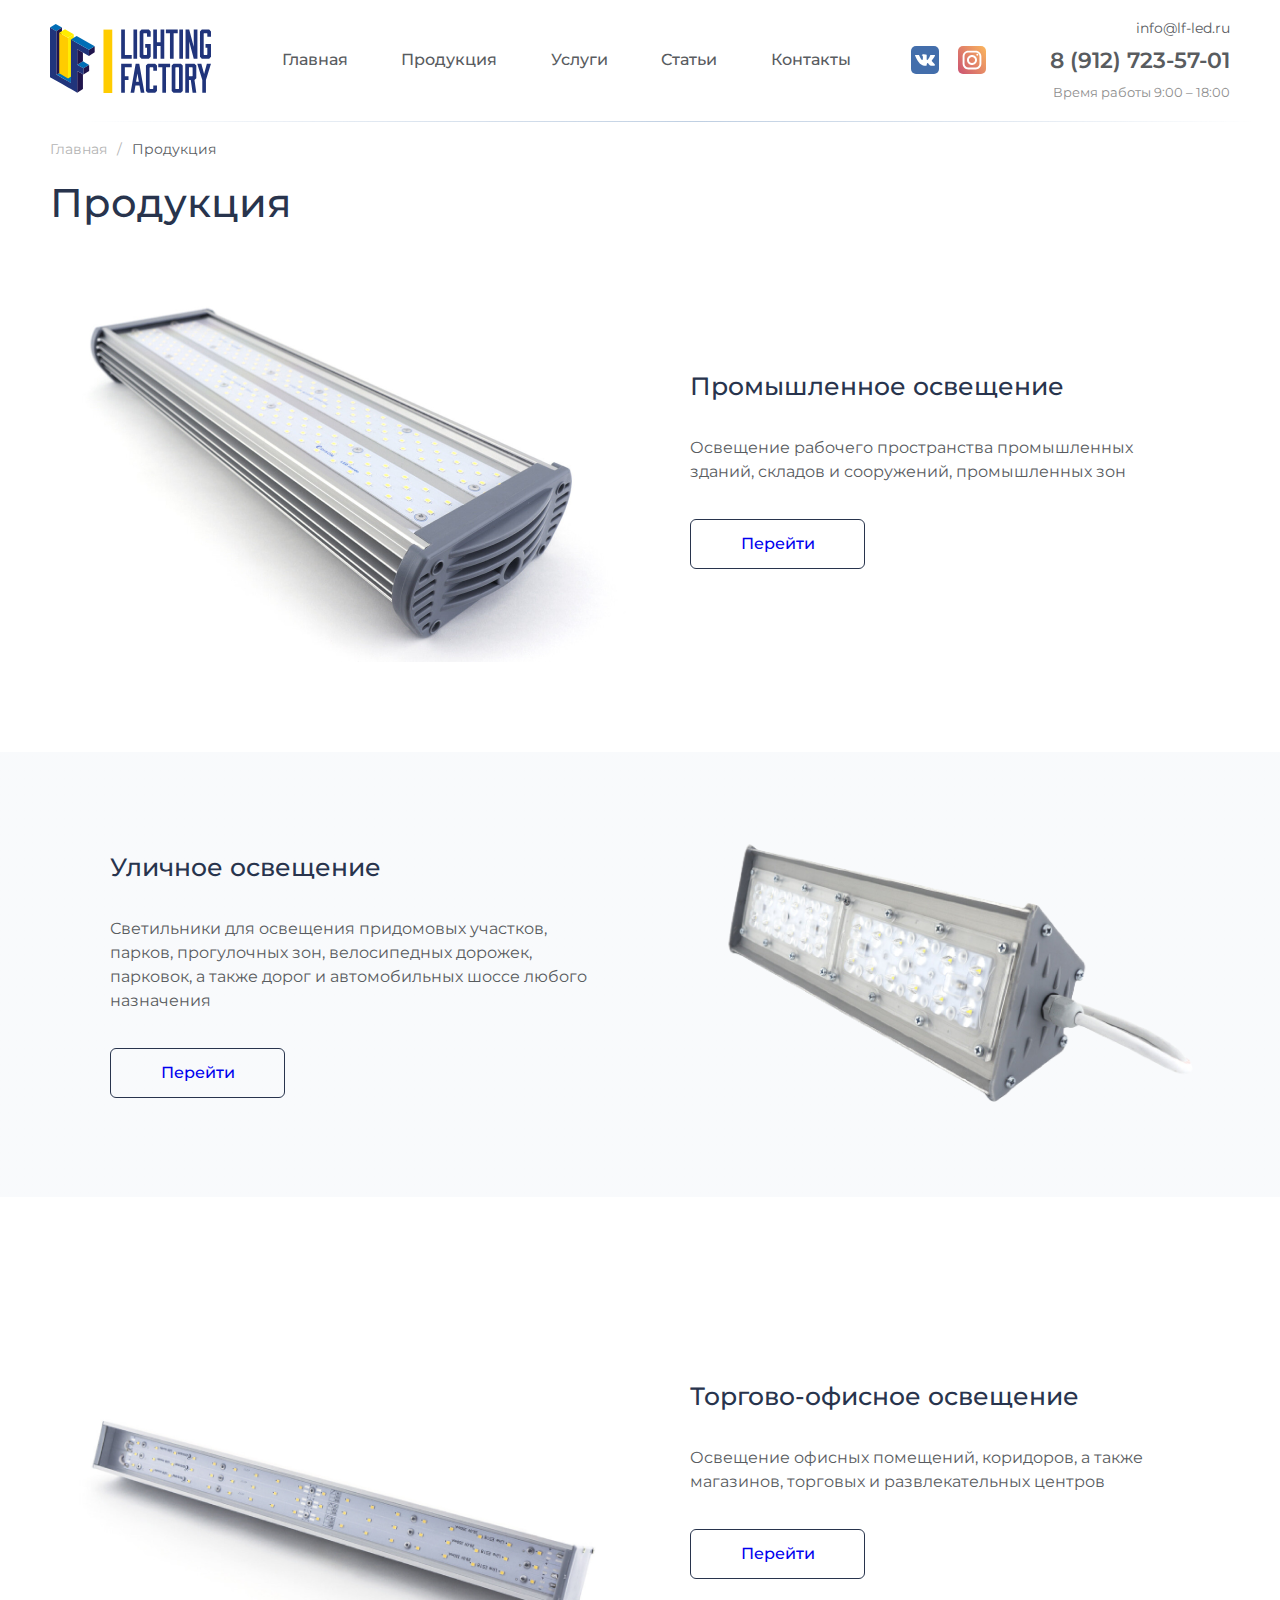
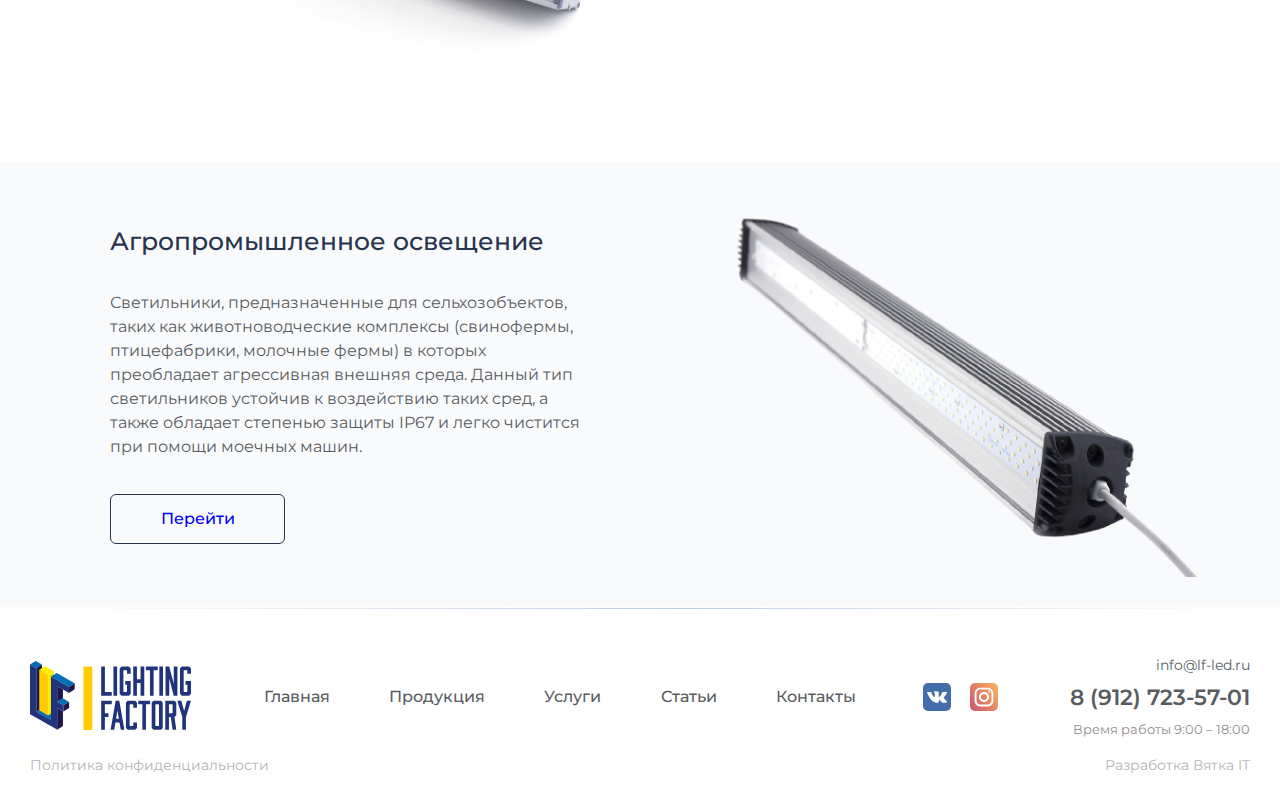
<file: products.html>
<!DOCTYPE html>
<html lang="ru">
    <head>
        <meta charset="UTF-8">
        <meta http-equiv="X-UA-Compatible" content="IE=edge">
        <meta name="viewport" content="width=device-width, initial-scale=1.0">
        <link rel="stylesheet" href="https://unpkg.com/swiper/swiper-bundle.min.css" />
        <link rel="stylesheet" href="style/style.css">
        <link rel="preconnect" href="https://fonts.googleapis.com">
        <link rel="preconnect" href="https://fonts.gstatic.com" crossorigin>
        <link href="https://fonts.googleapis.com/css2?family=Montserrat:wght@400;500;600&display=swap" rel="stylesheet">
        <title>Продукция</title>
    </head>
    <body>
        <header>
            <div class="header-wrap wrap">
                <a class="header-index-link" href="index.html">
                    <picture class="header-logo-desctop">
                        <source media="(min-width: 768px)" srcset="image/header/header-logo-desctop.svg">
                        <img src="image/header/header-logo-mobile.svg">
                    </picture>
                </a>
                <nav class="header-navigation header-navigation--close">
                    <picture class="header-logo header-mobile-none">
                        <source media="(min-width: 768px)" srcset="image/header/header-logo-desctop.svg">
                        <img src="image/header/header-logo-mobile.svg">
                    </picture>
                    <ul class="header-bavigation__list">
                        <li class="header-navigation__item"><a class="header-navigation__item--link" href="index.html">Главная</a></li>
                        <li class="header-navigation__item"><a class="header-navigation__item--link" href="products.html">Продукция</a></li>
                        <li class="header-navigation__item"><a class="header-navigation__item--link" href="services.html">Услуги</a></li>
                        <li class="header-navigation__item"><a class="header-navigation__item--link" href="articles.html">Статьи</a></li>
                        <li class="header-navigation__item"><a class="header-navigation__item--link" href="contacts.html">Контакты</a></li>
                    </ul>
                    <div class='headar-social'>
                        <a class="headar-social--link header-social--vk" href="#"></a>
                        <a class="headar-social--link header-social--inst" href="#"></a>
                    </div>
                    <div class="header-contacts">
                        <a class="header-contacts--mail" href="#">info@lf-led.ru</a>
                        <a class="header-contacts--tel" href="#">8 (912) 723-57-01</a>
                        <p class="header-contacts--time-work">Время работы 9:00 – 18:00</p>
                    </div>
                </nav>
                <a href="#" class="header-call--mobile header-mobile-none"></a> 
                <button class="header__toggle">

                </button>             
            </div>
        </header> 
        <main>
            <section class="bread-crumbs">
                <div class="wrap">
                    <ul class="bread-crumbs--list">
                        <li class="bread-crumbs--item"><a href='index.html'>Главная</a></li>
                        <li class="bread-crumbs--item">Продукция</li>
                    </ul>                    
                </div>
            </section>
            <h2 class="page-title wrap">Продукция</h2>
            <section class="production"> 
                <div class="production-wrap">
                    <ul class="production-list">
                        <li class="production-item">
                            <div class="production-item--wrap wrap">
                                <div class="production-item-block-img">
                                    <img class="production-item--img" src="image/production/production-img-1.png" width="296" height="196">                                
                                </div>
                                <div class="production-item-block-text">
                                    <h2 class="production-item--header">Промышленное освещение</h2>
                                    <p class="production-item--text">Освещение рабочего пространства промышленных зданий, складов и сооружений, промышленных зон</p>
                                    <a href="product.html" class="production-item--link">Перейти</a>                                
                                </div>                                
                            </div>
                        </li>
                        <li class="production-item">
                            <div class="production-item--wrap wrap">
                                <div class="production-item-block-img">
                                    <img class="production-item--img" src="image/production/production-img-2.png" width="296" height="196">                                
                                </div>
                                <div class="production-item-block-text">
                                    <h2 class="production-item--header">Уличное освещение</h2>
                                    <p class="production-item--text">Светильники для освещения придомовых участков, парков, прогулочных зон, велосипедных дорожек, парковок, а также дорог и автомобильных шоссе любого назначения</p>
                                    <a href="product.html" class="production-item--link">Перейти</a>                                
                                </div>                                
                            </div>
                        </li>
                        <li class="production-item">
                            <div class="production-item--wrap wrap">
                                <div class="production-item-block-img">
                                    <img class="production-item--img" src="image/production/production-img-3.png" width="296" height="196">                                
                                </div>
                                <div class="production-item-block-text">
                                    <h2 class="production-item--header">Торгово-офисное освещение</h2>
                                    <p class="production-item--text">Освещение офисных помещений, коридоров, а также магазинов, торговых и развлекательных центров</p>
                                    <a href="product.html" class="production-item--link">Перейти</a>                                
                                </div>                                
                            </div> 
                        </li>
                        <li class="production-item">
                            <div class="production-item--wrap wrap">
                                <div class="production-item-block-img">
                                    <img class="production-item--img" src="image/production/production-img-4.png" width="296" height="196">                                
                                </div>
                                <div class="production-item-block-text">
                                    <h2 class="production-item--header">Агропромышленное освещение</h2>
                                    <p class="production-item--text">Светильники, предназначенные для сельхозобъектов, таких 
                                        как животноводческие комплексы (свинофермы, птицефабрики, молочные фермы) в которых преобладает агрессивная внешняя среда. Данный тип светильников устойчив к воздействию таких сред, а также обладает степенью защиты IP67 и легко чистится 
                                        при помощи моечных машин.</p>
                                    <a href="product.html" class="production-item--link">Перейти</a>                                
                                </div>                                
                            </div>
                        </li>
                    </ul>                    
                </div>
            </section>
            <div class="modal-show">
    
            </div>
        </main>
        <footer class="footer" style="z-index: 1;">
            <div class="header-wrap wrap footer-wrap wrap">
                <a class="footer-link" href="index.html">
                    <picture class="header-logo-desctop footer-logo">
                        <source media="(min-width: 768px)" srcset="image/header/header-logo-desctop.svg">
                        <img src="image/footer/logo-mobile-footer.svg">
                    </picture>                    
                </a>
                <nav class="header-navigation fooner-navigation">
                    <ul class="header-bavigation__list footer-bavigation__list">
                        <li class="header-navigation__item footer-navigation__item"><a class="header-navigation__item--link" href="index.html">Главная</a></li>
                        <li class="header-navigation__item footer-navigation__item"><a class="header-navigation__item--link" href="#">Продукция</a>
                        <li class="header-navigation__item footer-navigation__item"><a class="header-navigation__item--link" href="services.html">Услуги</a></li>
                        <li class="header-navigation__item footer-navigation__item"><a class="header-navigation__item--link" href="articles.html">Статьи</a></li>
                        <li class="header-navigation__item footer-navigation__item"><a class="header-navigation__item--link" href="contacts.html">Контакты</a></li>
                    </ul>
                    <div class='headar-social footer-social'>
                        <a class="headar-social--link header-social--vk" href="#"></a>
                        <a class="headar-social--link header-social--inst" href="#"></a>
                    </div>
                    <div class="header-contacts footer-contacts">
                        <a class="header-contacts--mail" href="#">info@lf-led.ru</a>
                        <a class="header-contacts--tel" href="#">8 (912) 723-57-01</a>
                        <p class="header-contacts--time-work">Время работы 9:00 – 18:00</p>
                    </div>
                </nav>     
            </div>
            <div class="copurating wrap">
                <a class="politicu-conf" href="#">Политика конфиденциальности</a>
                <a class="devoloper" href="https://vyatka-it.ru">Разработка Вятка IT</a>
            </div>
        </footer>
        <script src="js/script.js"></script>
    </body>
</html>
</file>
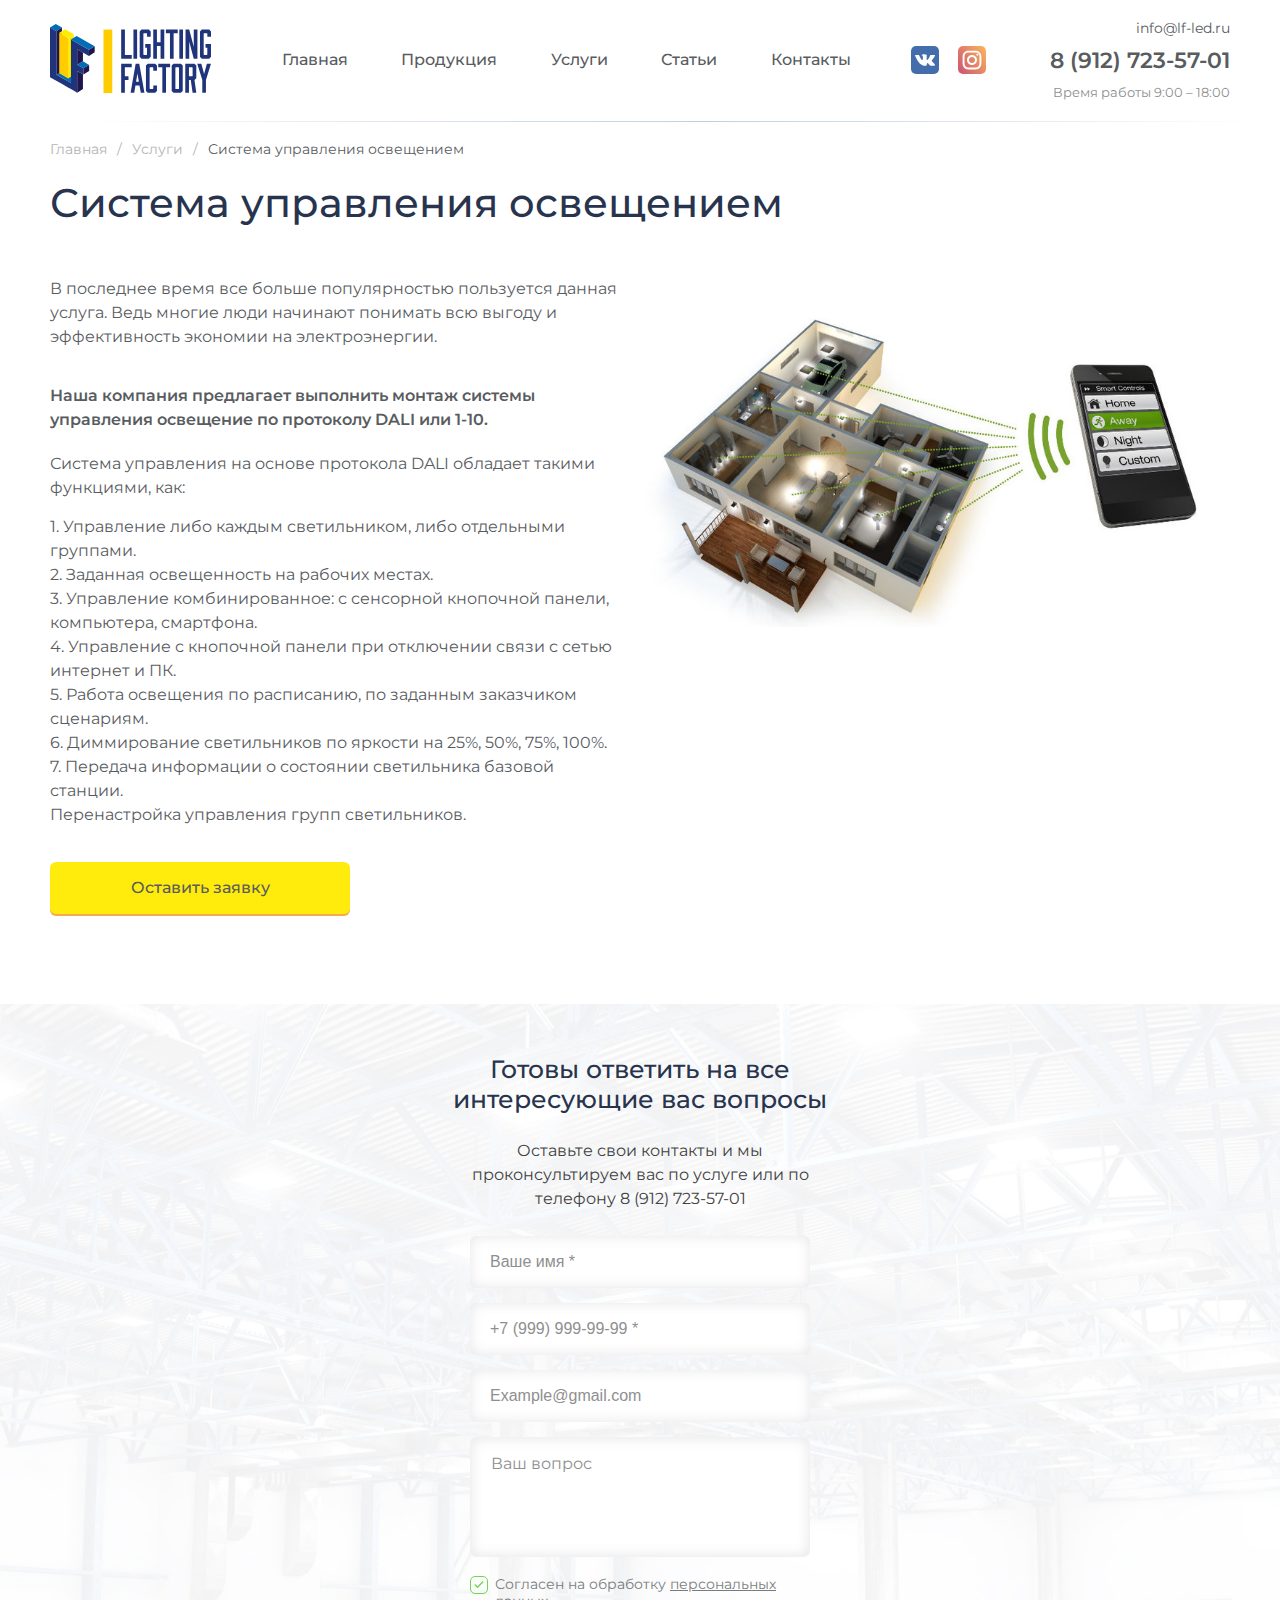
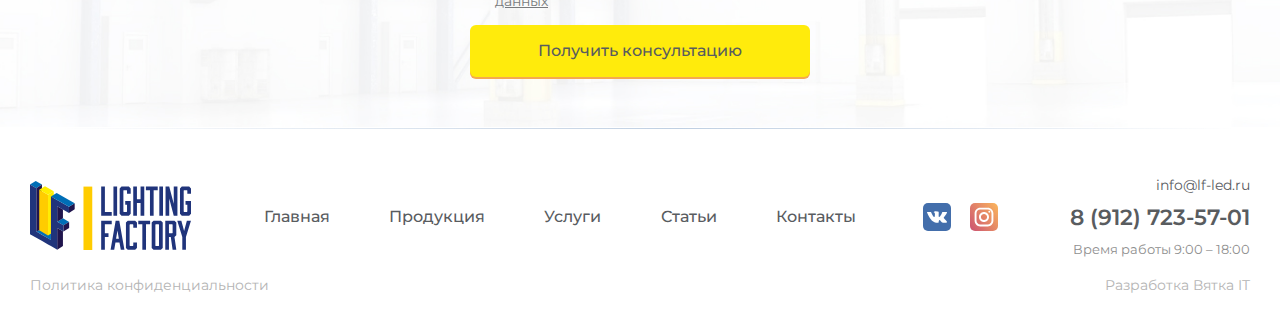
<file: service.html>
<!DOCTYPE html>
<html lang="ru">
    <head>
        <meta charset="UTF-8">
        <meta http-equiv="X-UA-Compatible" content="IE=edge">
        <meta name="viewport" content="width=device-width, initial-scale=1.0">
        <link rel="stylesheet" href="https://unpkg.com/swiper/swiper-bundle.min.css" />
        <link rel="stylesheet" href="style/style.css">
        <link rel="preconnect" href="https://fonts.googleapis.com">
        <link rel="preconnect" href="https://fonts.gstatic.com" crossorigin>
        <link href="https://fonts.googleapis.com/css2?family=Montserrat:wght@400;500;600&display=swap" rel="stylesheet">
        <title>Внутреняя страницы услуги</title>
    </head>
    <body>
        <header>
            <div class="header-wrap wrap">
                <a class="header-index-link" href="index.html">
                    <picture class="header-logo-desctop">
                        <source media="(min-width: 768px)" srcset="image/header/header-logo-desctop.svg">
                        <img src="image/header/header-logo-mobile.svg">
                    </picture>
                </a>
                <nav class="header-navigation header-navigation--close">
                    <picture class="header-logo header-mobile-none">
                        <source media="(min-width: 768px)" srcset="image/header/header-logo-desctop.svg">
                        <img src="image/header/header-logo-mobile.svg">
                    </picture>
                    <ul class="header-bavigation__list">
                        <li class="header-navigation__item"><a class="header-navigation__item--link" href="index.html">Главная</a></li>
                        <li class="header-navigation__item"><a class="header-navigation__item--link" href="products.html">Продукция</a></li>
                        <li class="header-navigation__item"><a class="header-navigation__item--link" href="services.html">Услуги</a></li>
                        <li class="header-navigation__item"><a class="header-navigation__item--link" href="articles.html">Статьи</a></li>
                        <li class="header-navigation__item"><a class="header-navigation__item--link" href="contacts.html">Контакты</a></li>
                    </ul>
                    <div class='headar-social'>
                        <a class="headar-social--link header-social--vk" href="#"></a>
                        <a class="headar-social--link header-social--inst" href="#"></a>
                    </div>
                    <div class="header-contacts">
                        <a class="header-contacts--mail" href="#">info@lf-led.ru</a>
                        <a class="header-contacts--tel" href="#">8 (912) 723-57-01</a>
                        <p class="header-contacts--time-work">Время работы 9:00 – 18:00</p>
                    </div>
                </nav>
                <a href="#" class="header-call--mobile header-mobile-none"></a> 
                <button class="header__toggle">

                </button>              
            </div>
        </header> 
        <main>
            <section class="bread-crumbs">
                <div class="wrap">
                    <ul class="bread-crumbs--list">
                        <li class="bread-crumbs--item"><a href='index.html'>Главная</a></li>
                        <li class="bread-crumbs--item"><a href='services.html'>Услуги</a></li>
                        <li class="bread-crumbs--item">Система управления освещением</li>
                    </ul>                    
                </div>
            </section>
            <h2 class="page-title wrap">Система управления освещением</h2>
            <section class="service wrap">
                <div class="service-img">
                    <img class="service-img" src="image/service/serive-img.png" width="296" height="191">                    
                </div>
                <div class="service-content">
                    <p class="service-content-text service-content-1">В последнее время все больше популярностью пользуется данная услуга. Ведь многие люди начинают понимать всю выгоду и эффективность экономии на электроэнергии. </p>
                    <b class="service-content-text service-content-2">Наша компания предлагает выполнить монтаж системы управления освещение по протоколу DALI или 1-10.</b>
                    <p class="service-content-text service-content-3">Система управления на основе протокола DALI обладает такими функциями, как:</p>
                    <ul class="service-content--list">
                        <li class="service-content--item">1. Управление либо каждым светильником, либо отдельными группами.</li>
                        <li class="service-content--item">2. Заданная освещенность на рабочих местах.</li>
                        <li class="service-content--item">3. Управление комбинированное: с сенсорной кнопочной панели, компьютера, смартфона.</li>
                        <li class="service-content--item">4. Управление с кнопочной панели при отключении связи с сетью интернет и ПК.</li>
                        <li class="service-content--item">5. Работа освещения по расписанию, по заданным заказчиком сценариям.</li>
                        <li class="service-content--item">6. Диммирование светильников по яркости на 25%, 50%, 75%, 100%.</li>
                        <li class="service-content--item">7. Передача информации о состоянии светильника базовой станции.</li>
                        <li class="service-content--item">Перенастройка управления групп светильников.</li>
                    </ul>
                    <button class="service-content--button button-popop" type="button">Оставить заявку</button>
                </div>
            </section>
            <section class="service-consultation">
                <h2 class="service-consultation--header">Готовы ответить на все интересующие вас вопросы</h2>
                <p class="service-consultation--subtitle">Оставьте свои контакты и мы проконсультируем вас по услуге или по телефону 8 (912) 723-57-01</p>
                <form class="service-consultation--form consultation-form" method="POST">
                    <input class="consultation-form--input consultation-form--input-name" type="name" placeholder="Ваше имя *">
                    <input class="consultation-form--input consultation-form--input-tel" type="tel" placeholder="+7 (999) 999-99-99 *">
                    <input class="consultation-form--input consultation-form--input-email" type="email" placeholder="Example@gmail.com">
                    <textarea class="consultation-form--input-comments" placeholder="Ваш вопрос"></textarea>
                    <div class="contacts-politic-wrap">
                        <input class="visuallyHidden contacts-politic-checked" id="politic" type="checkbox" checked required>
                        <label class="politic-lable" for="politic">Согласен на обработку <a href="#">персональных данных</a></label>
                    </div>
                    <button class="consultation-form--submit" type="submit">Получить консультацию</button>
                </form>
            </section>
            <div class="wrap-form">
                <form class="application-form" method="POST">
                    <h2 class="application-form--header">Оставить заявку</h2>
                    <input class="application-form--input application-form--input-name" type="name" placeholder="Ваше имя *">
                    <input class="application-form--input application-form--input-tel" type="tel" placeholder="+7 (999) 999-99-99 *">
                    <input class="application-form--input application-form--mail" type="email" placeholder="Example@gmail.com">
                    <div class="contacts-politic-wrap">
                        <input class="visuallyHidden contacts-politic-checked" id="politic" type="checkbox" checked required>
                        <label class="politic-lable" for="politic">Согласен на обработку <a href="#">персональных данных</a></label>
                    </div>
                    <button class="application-form--submit" type="submit">Оставить заявку</button>
                    <div class="wrap-form--close"></div>
                </form>
            </div>
            <div class="modal-successful-sending">
                <h2 class="modal-successful-sending-header">Спасибо <br> за обращение!</h2>
                <p class="modal-successful-sending-text">Ваш запрос отправлен, в скором времени наши менеджеры свяжутся с вами</p>
                <button class="modal-successful-sending-buitton" type="button">Закрыть</button>
                <div class="modal-successful-sending--close"></div>
            </div>
            <div class="modal-show">
    
            </div>
            <script src="https://ajax.googleapis.com/ajax/libs/jquery/2.2.0/jquery.min.js"></script>
            <script src="js/mask.js "></script>
            <script>
                //Оставить заявку
                let modalPopup = document.querySelector('.wrap-form');
                let modalShowe = document.querySelector('.modal-show');
                let buttonOpenPopop = document.querySelector('.button-popop');
    
                buttonOpenPopop.addEventListener('click', function() {
                    modalPopup.classList.add('wrap-form--active')
                    modalShowe.classList.add('modal-show--active')
                });
                //Закрыть заявку
                let closeModal = document.querySelector('.wrap-form--close');
                
                closeModal.addEventListener('click', function() {
                    modalPopup.classList.remove('wrap-form--active')
                    modalShowe.classList.remove ('modal-show--active')
                });
    
                modalShowe.addEventListener('click', function() {
                    modalPopup.classList.remove('wrap-form--active')
                    modalShowe.classList.remove ('modal-show--active')
                })

                let formAplicationFooter = document.querySelector('.service-consultation--form')
                formAplicationFooter.addEventListener('submit', function(e) {
                e.preventDefault();
                var data = new FormData(this)
                var url = 'https://jsonplaceholder.typicode.com/posts'
                fetch(url, {
                    method: 'post',
                    headers: {
                        "Content-type": "application/x-www-form-urlencoded; charset=UTF-8"
                    },
                    body: data 
                    })
                    .then(response => response.json())
                    .then((json) => { 
                    if (json.id === 101) { 
                        document.querySelector('.modal-successful-sending').classList.add('modal-successful-sending--active')
                        document.querySelector('.consultation-form--input-name').value = ''
                        document.querySelector('.consultation-form--input-tel').value = ''
                        document.querySelector('.consultation-form--input-email').value = ''
                        document.querySelector('.consultation-form--input-comments').value = ''
                        document.querySelector('.modal-show').classList.add('modal-show--active')
                    }else {
                        console.log(json)
                    }

                    })
                    .catch(err => console.log(err));
                })
                
                let formAplication = document.querySelector('.application-form')
                formAplication.addEventListener('submit', function(e) {
                e.preventDefault();
                var data = new FormData(this)
                var url = 'https://jsonplaceholder.typicode.com/posts'
                fetch(url, {
                    method: 'post',
                    headers: {
                        "Content-type": "application/x-www-form-urlencoded; charset=UTF-8"
                    },
                    body: data 
                    })
                    .then(response => response.json())
                    .then((json) => { 
                    if (json.id === 101) { 
                        document.querySelector('.modal-successful-sending').classList.add('modal-successful-sending--active')
                        document.querySelector('.application-form--input-name').value = ''
                        document.querySelector('.application-form--input-tel').value = ''
                        document.querySelector('.application-form--mail').value = ''
                        modalPopup.classList.remove('wrap-form--active')
                    }else {
                        console.log(json)
                    }

                    })
                    .catch(err => console.log(err));
                })

                let closeModalSecrus = document.querySelector('.modal-successful-sending--close')
                let buttonCloseModalSecrus = document.querySelector('.modal-successful-sending-buitton')
                document.querySelector('.modal-show').addEventListener('click', function() {
                    document.querySelector('.modal-successful-sending').classList.remove('modal-successful-sending--active')
                    document.querySelector('.modal-show').classList.remove('modal-show--active')  
                })

                buttonCloseModalSecrus.addEventListener('click', function() {
                    document.querySelector('.modal-successful-sending').classList.remove('modal-successful-sending--active')
                    document.querySelector('.modal-show').classList.remove('modal-show--active')  
                })

                closeModalSecrus.addEventListener('click', function() {
                    document.querySelector('.modal-successful-sending').classList.remove('modal-successful-sending--active')
                    document.querySelector('.modal-show').classList.remove('modal-show--active')  
                })
            </script>
        </main>
        <footer class="footer" style="z-index: 1;">
            <div class="header-wrap wrap footer-wrap wrap">
                <a class="footer-link" href="index.html">
                    <picture class="header-logo-desctop footer-logo">
                        <source media="(min-width: 768px)" srcset="image/header/header-logo-desctop.svg">
                        <img src="image/footer/logo-mobile-footer.svg">
                    </picture>                    
                </a>
                <nav class="header-navigation fooner-navigation">
                    <ul class="header-bavigation__list footer-bavigation__list">
                        <li class="header-navigation__item footer-navigation__item"><a class="header-navigation__item--link" href="index.html">Главная</a></li>
                        <li class="header-navigation__item footer-navigation__item"><a class="header-navigation__item--link" href="product.html">Продукция</a></li>
                        <li class="header-navigation__item footer-navigation__item"><a class="header-navigation__item--link" href="services.html">Услуги</a></li>
                        <li class="header-navigation__item footer-navigation__item"><a class="header-navigation__item--link" href="articles.html">Статьи</a></li>
                        <li class="header-navigation__item footer-navigation__item"><a class="header-navigation__item--link" href="contacts.html">Контакты</a></li>
                    </ul>
                    <div class='headar-social footer-social'>
                        <a class="headar-social--link header-social--vk" href="#"></a>
                        <a class="headar-social--link header-social--inst" href="#"></a>
                    </div>
                    <div class="header-contacts footer-contacts">
                        <a class="header-contacts--mail" href="#">info@lf-led.ru</a>
                        <a class="header-contacts--tel" href="#">8 (912) 723-57-01</a>
                        <p class="header-contacts--time-work">Время работы 9:00 – 18:00</p>
                    </div>
                </nav>     
            </div>
            <div class="copurating wrap">
                <a class="politicu-conf" href="#">Политика конфиденциальности</a>
                <a class="devoloper" href="https://vyatka-it.ru">Разработка Вятка IT</a>
            </div>
        </footer>
        <script src="js/script.js"></script>
    </body>
</html>
</file>
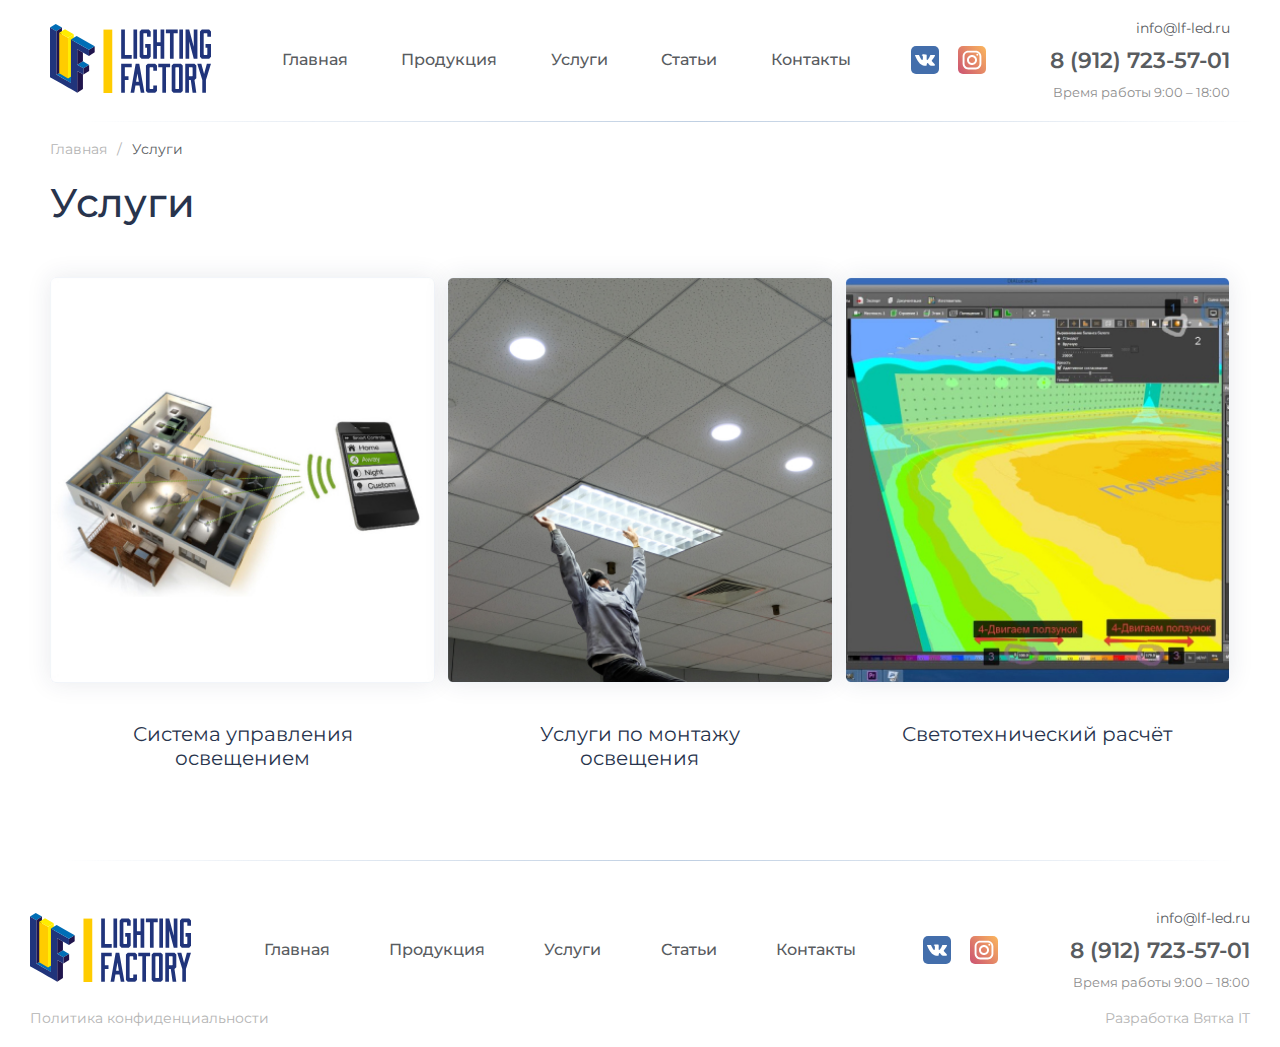
<file: services.html>
<!DOCTYPE html>
<html lang="ru">
    <head>
        <meta charset="UTF-8">
        <meta http-equiv="X-UA-Compatible" content="IE=edge">
        <meta name="viewport" content="width=device-width, initial-scale=1.0">
        <link rel="stylesheet" href="https://unpkg.com/swiper/swiper-bundle.min.css" />
        <link rel="stylesheet" href="style/style.css">
        <link rel="preconnect" href="https://fonts.googleapis.com">
        <link rel="preconnect" href="https://fonts.gstatic.com" crossorigin>
        <link href="https://fonts.googleapis.com/css2?family=Montserrat:wght@400;500;600&display=swap" rel="stylesheet">
        <title>Услуги</title>
    </head>
    <body>
        <header>
            <div class="header-wrap wrap">
                <a class="header-index-link" href="index.html">
                    <picture class="header-logo-desctop">
                        <source media="(min-width: 768px)" srcset="image/header/header-logo-desctop.svg">
                        <img src="image/header/header-logo-mobile.svg">
                    </picture>
                </a>
                <nav class="header-navigation header-navigation--close">
                    <picture class="header-logo header-mobile-none">
                        <source media="(min-width: 768px)" srcset="image/header/header-logo-desctop.svg">
                        <img src="image/header/header-logo-mobile.svg">
                    </picture>
                    <ul class="header-bavigation__list">
                        <li class="header-navigation__item"><a class="header-navigation__item--link" href="index.html">Главная</a></li>
                        <li class="header-navigation__item"><a class="header-navigation__item--link" href="products.html">Продукция</a></li>
                        <li class="header-navigation__item"><a class="header-navigation__item--link" href="services.html">Услуги</a></li>
                        <li class="header-navigation__item"><a class="header-navigation__item--link" href="articles.html">Статьи</a></li>
                        <li class="header-navigation__item"><a class="header-navigation__item--link" href="contacts.html">Контакты</a></li>
                    </ul>
                    <div class='headar-social'>
                        <a class="headar-social--link header-social--vk" href="#"></a>
                        <a class="headar-social--link header-social--inst" href="#"></a>
                    </div>
                    <div class="header-contacts">
                        <a class="header-contacts--mail" href="#">info@lf-led.ru</a>
                        <a class="header-contacts--tel" href="#">8 (912) 723-57-01</a>
                        <p class="header-contacts--time-work">Время работы 9:00 – 18:00</p>
                    </div>
                </nav>
                <a href="#" class="header-call--mobile header-mobile-none"></a> 
                <button class="header__toggle">

                </button>              
            </div>
        </header> 
        <main>
            <section class="bread-crumbs">
                <div class="wrap">
                    <ul class="bread-crumbs--list">
                        <li class="bread-crumbs--item"><a href='index.html'>Главная</a></li>
                        <li class="bread-crumbs--item">Услуги</li>
                    </ul>                    
                </div>
            </section>
            <h2 class="page-title wrap">Услуги</h2>
            <section class="services wrap">
                <ul class="services-list">
                    <li class="services-item">
                        <a href="service.html">
                            <img class="services-item--img" src="image/services-provided/services-provided-img-1.jpg" width="120" height="126">
                        </a>
                        <p class="services-item--text">Система  управления освещением</p>
                    </li>
                    <li class="services-item">
                        <a href="service.html">
                            <img class="services-item--img" src="image/services-provided/services-provided-img-2.jpg" width="120" height="126">
                        </a>
                        <p class="services-item--text">Услуги по монтажу освещения</p>
                    </li>
                    <li class="services-item">
                        <a href="service.html">
                            <img class="services-item--img" src="image/services-provided/services-provided-img-3.jpg" width="120" height="126">
                        </a>
                        <p class="services-item--text">Светотехнический расчёт</p>
                    </li>
                </ul>
            </section>
            <div class="modal-show">
    
            </div>
        </main>
        <footer class="footer" style="z-index: 1;">
            <div class="header-wrap wrap footer-wrap wrap">
                <a class="footer-link" href="index.html">
                    <picture class="header-logo-desctop footer-logo">
                        <source media="(min-width: 768px)" srcset="image/header/header-logo-desctop.svg">
                        <img src="image/footer/logo-mobile-footer.svg">
                    </picture>                    
                </a>
                <nav class="header-navigation fooner-navigation">
                    <ul class="header-bavigation__list footer-bavigation__list">
                        <li class="header-navigation__item footer-navigation__item"><a class="header-navigation__item--link" href="index.html">Главная</a></li>
                        <li class="header-navigation__item footer-navigation__item"><a class="header-navigation__item--link" href="product.html">Продукция</a></li>
                        <li class="header-navigation__item footer-navigation__item"><a class="header-navigation__item--link" href="#">Услуги</a></li>
                        <li class="header-navigation__item footer-navigation__item"><a class="header-navigation__item--link" href="articles.html">Статьи</a></li>
                        <li class="header-navigation__item footer-navigation__item"><a class="header-navigation__item--link" href="contacts.html">Контакты</a></li>
                    </ul>
                    <div class='headar-social footer-social'>
                        <a class="headar-social--link header-social--vk" href="#"></a>
                        <a class="headar-social--link header-social--inst" href="#"></a>
                    </div>
                    <div class="header-contacts footer-contacts">
                        <a class="header-contacts--mail" href="#">info@lf-led.ru</a>
                        <a class="header-contacts--tel" href="#">8 (912) 723-57-01</a>
                        <p class="header-contacts--time-work">Время работы 9:00 – 18:00</p>
                    </div>
                </nav>     
            </div>
            <div class="copurating wrap">
                <a class="politicu-conf" href="#">Политика конфиденциальности</a>
                <a class="devoloper" href="https://vyatka-it.ru">Разработка Вятка IT</a>
            </div>
        </footer>
        <script src="js/script.js"></script>
    </body>
</html>
</file>
<file: style/style.css>
html {
    width: 100%;
    overflow-x: hidden;
}

body {
    margin: 0;
    padding: 0;
    font-family: 'Montserrat', sans-serif;
    font-weight: 400;
    font-size: 16px;
    display: flex;
    justify-content: space-between;
    flex-direction: column;
    min-height: 100vh;
    position: relative;
}

main {
    flex-shrink: 1;
}

h1, h2, h3, h4, h5, h6, p, ul, li {
    margin: 0;
    padding: 0;
    list-style: none;
}

a {
    text-decoration: none;
}

button {
    cursor: pointer;
    border: none;
    outline: none;
}

.visually-hidden:not(:focus):not(:active),
input[type="checkbox"].visually-hidden,
input[type="radio"].visually-hidden {
    position: absolute;
    width: 1px;
    height: 1px;
    margin: -1px;
    border: 0;
    padding: 0;
    white-space: nowrap;
    -webkit-clip-path: inset(100%);
            clip-path: inset(100%);
    clip: rect(0 0 0 0);
    overflow: hidden;
}

.wrap {
    max-width: 1220px;
    padding-left: 12px;
    padding-right: 12px;
    box-sizing: border-box;
    margin: 0 auto;
}

@media(min-width: 1220px){
    .wrap {
        padding-left: 20px;
        padding-right: 20px;
    }   
}
/*Header навигация*/
.header-wrap {
    position: relative;
}
@media(min-width: 968px){
    .header-wrap::after {
        position: absolute;
        content: '';
        width: 100%;
        height: 10px;
        background-image: url('../image/line-header.png');
        background-repeat: no-repeat;
        background-position: center;
        bottom: -5px;
        z-index: 3;
    }

    .footer-wrap::after {
        top: -54px;
    }
}

.header-desctop-none {
    display: none;
}
@media(min-width: 968px){
    .header-mobile-none {
        display: none;
    } 
    .header-desctop-none {
        display: block;
    }
}

.header-wrap {
    display: flex;
    justify-content: space-between;
    padding-top: 10px;
    align-items: center;
    padding-bottom: 10px;
}

@media(min-width: 768px){
    .header-wrap {
        padding-top: 20px;
        padding-left: 20px;
        padding-right: 20px;
        padding-bottom: 21px;
    }   
}

.header-navigation {
    position: absolute;
    width: 100%;
    top: 0;
    left: 0;
    background-color: #FFFFFF;
    padding-top: 10px;
    padding-bottom: 30px;
    z-index: 10;
    transition: all 0.6s;
    padding-left: 10px;
    padding-right: 10px;
    padding-top: 15px;
    box-sizing: border-box;
}

@media(max-width: 968px) {
.header-navigation--close {
    transform: translateY(-1000px);
}    
}

.header-navigation--open {
    transform: translateY(0px);
}

@media(min-width: 968px){
    .header-navigation {
        display: block;
       position: static; 
       display: flex;
       justify-content: space-between;
        align-items: center;
       margin: 0;
       padding: 0;
    }
}

.header-bavigation__list {
    margin-top: 30px;
}

@media(min-width: 968px){
    .header-bavigation__list {
        width: 60%;
        justify-content: space-between;
        display: flex;
        margin-top: 0;
    }
}

.header-navigation__item:not(:nth-child(1)) {
    margin-top: 20px;
}

@media(min-width: 968px){
    .header-navigation__item:not(:nth-child(1)) {
        margin-top: 0px;
    }
}

.header-navigation__item--link {
    font-weight: 500;
    font-size: 16px;
    line-height: 20px;
    text-align: center;
    display: block;
    color: #595C5F;
}

.headar-social {
    width: 90px;
    margin: 0 auto;
    display: flex;
    justify-content: space-between;
    margin-top: 25px;
}

@media(min-width: 968px){
    .headar-social {
        width: 75px;
        margin: 0;
        display: flex;
        justify-content: space-between;
        margin-top: 0px;
    }
}

.headar-social--link {
    display: block;
    width: 28px;
    height: 28px;
}

.header-social--vk {
    background-image: url('../image/header/vk-icon.svg');
}

.header-social--inst {
    background-image: url('../image/header/inst-icon.svg');
}

.header-contacts {
    width: 184px;
    display: flex;
    flex-direction: column;
    text-align: center;
    margin: 0 auto;
    margin-top: 25px;
}

@media(min-width: 968px){
    .header-contacts {
        display: flex;
        flex-direction: column;
        text-align: right;
        margin: 0;
    }
}

.header-contacts--mail {
    font-size: 14px;
    line-height: 17px;
    color: #595C5F;
}

.header-contacts--tel {
    font-weight: 600;
    font-size: 22px;
    line-height: 27px;
    color: #595C5F;
    margin-top: 10px;
}

.header-contacts--time-work {
    font-size: 13px;
    line-height: 16px;
    color: #8F8F8F;
    margin-top: 10px;
}

.header-call--mobile {
    width: 17px;
    height: 17px;
    background-image: url('../image/header/header-caall-icon.svg');
    background-repeat: no-repeat;
    background-position: center;
    margin-left: auto;
    margin-right: 15%;
    margin-top: 5px;
}

.header-logo-desctop {
    margin-right: 6%;
}

/*Button открыть навигацию*/
/* СТИЛИЗАЦИЯ КНОПКИ МЕНЮ  */
/* GENERAL STYLES */

.header-open--nav {
    background-color: inherit;
    height: 30px;
    z-index: 10;
}

.header__toggle {
    position: absolute;
    width: 30px;
    height: 14px;
    background-color: transparent;
    background-image: linear-gradient(#fff 5px, #383C3F 5px, #383C3F 8px, #fff 8px);
    border: none;
    outline: none;
    display: block;
    cursor: pointer;
    right: 10px;
    top: calc(50% - 5px);
    z-index: 11;
  }
  @media(min-width: 968px){ 
    .header__toggle {
        display: none;
    }
  }

  
  .header__toggle::before {
    content: "";
    position: absolute;
    display: block;
    width: 30px;
    height: 3px;
    background-color: #383C3F;
    transition: transform 0.2s ease-in 0.2s, top 0.2s linear;
    bottom: 0px;
    left: 0;
    border-radius: 6px;
  }
  
  .header__toggle::after {
    content: "";
    position: absolute;
    display: block;
    width: 30px;
    height: 3px;
    background-color: #383C3F;
    transition: transform 0.2s ease-in 0.2s, top 0.2s linear;
    top: -1px;
    left: 0;
    border-radius: 6px;
  }
  .header__toggle--opened.header__toggle {
    position: absolute;
    width: 30px;
    height: 24px;
    background-image: none;
    right: 10px;
  }
  
  .header__toggle--opened.header__toggle::before {
    transform: rotate(-45deg);
    top: 11px;
    transition: top 0.2s linear, transform 0.2s ease-in 0.2s;
  }
  
  .header__toggle--opened.header__toggle::after {
    transform: rotate(45deg);
    top: 11px;
    transition: top 0.2s linear, transform 0.2s ease-in 0.2s;
  }
.visuallyHidden {
    position: absolute; 
    overflow: hidden; 
    clip: rect(0 0 0 0); 
    height: 1px; width: 1px; 
    margin: -1px; padding: 0; border: 0; 
}
.hamburger {
    width: 30px;
    height: 15px;
    position: relative;
    background-color: inherit;
}

.hamburger .bar {
    padding: 0;
    width: 30px;
    height: 4px;
    background: #28344D;
    display: block;
    border-radius: 4px;
    transition: all 0.4s ease-in-out;
    position: absolute; 
    z-index: 3;
}

.bar2,
.bar3 {
    top: 13.5px;
}

.bar3 {
    right: 0;
}

.bar4 {
    bottom: 4px;
}
.checkbox1:checked + label > .hamburger1 > .bar1{
    transform: rotate(45deg);
    width: 30px;
    top: 6px;
    left: 0;
}

.checkbox1:checked + label > .hamburger1 > .bar2 {
    transform: translateX(-20px);
    background-color: transparent;
}

.checkbox1:checked + label > .hamburger1 > .bar3 {
    transform: translateX(20px);
    background-color: transparent;
}

.checkbox1:checked + label > .hamburger1 > .bar4 {
    transform: rotate(-45deg);
    width: 30px;
}

/*preview Slider*/
.preview-slide {
    position: relative;
}
.swiper-slide--preview-slide {
    padding-top: 141px;
    padding-bottom: 142px;
    background-size: cover;
    background-repeat: no-repeat;
    background-position: center;
    pointer-events: none;
}

@media(min-width: 768px){
    .swiper-slide--preview-slide {
        padding-top: 227px;
        padding-bottom: 227px;
    }    
}

.slide-1 {
    background-image: url('../image/slideHeader/Slide-1.jpg');
}

.slide-2 {
    background-image: url('../image/slideHeader/Slide-2.jpg');
}

.slide-3 {
    background-image: url('../image/slideHeader/Slide-3.jpg');
}

.slide-4 {
    background-image: url('../image/slideHeader/Slide-4.jpg');
}

.slide-header {
    font-weight: 600;
    font-size: 32px;
    line-height: 39px;
    text-align: center;
    color: #28344D;
    margin: 0 auto;
    max-width: 600px;
}

@media(min-width: 768px){
    .slide-header {
        max-width: 700px;
        font-size: 45px;
        line-height: 73px;
    }  
}

@media(min-width: 1220px){
    .slide-header {
        max-width: 1000px;
        font-size: 60px;   
    }  
}


.preview-slide--pagination {
    bottom: 300px;
}
.preview-slide--pagination .swiper-pagination-bullet{
    width: 30px;
    height: 4px;
    background: #B4B4B4;
    border-radius: 10px;
}

.preview-slide--pagination .swiper-pagination-bullet.swiper-pagination-bullet-active{
    background: #326CB2;
}

/*OUT-PRODUCT*/
.our-products__wrap-header {
    font-weight: 500;
    font-size: 26px;
    line-height: 32px;
    text-align: center; 
    color: #28344D;
}

@media(min-width: 768px) {
    .our-products__wrap-header {
        font-size: 40px;
        line-height: 49px;
    }   
}

.our-products {
    padding-top: 60px;
    padding-bottom: 60px;
}

@media(min-width: 768px) {
    .our-products {
        padding-top: 90px;
        padding-bottom: 90px;
    }    
}

.our-products__item--text {
    font-weight: 500;
    font-size: 14px;
    line-height: 17px;
    text-align: center;
    color: #28344D;
    margin-top: 10px;
}

@media(min-width: 768px) {
    .our-products__item--text {
        margin-top: 20px;
    } 
}

@media(min-width: 768px) {
    .our-products__item--text {
        font-size: 20px;
        line-height: 24px;
    }    
}

.our-products__item--img {
    width: 100%;
    height: auto;
    display: block;
    margin: 0 auto;
}

.our-products__list {
    display: grid;
    grid-template-columns: 1fr 1fr;
    gap: 12px;
    margin: 0 auto;
    max-width: 620px;
    margin: 0 auto;
    margin-top: 20px;
} 

@media(min-width: 768px) {
    .our-products__list {
        margin-top: 35px;
    }
}

@media(min-width: 1100px) {
    .our-products__list {
        gap: 20px;
        grid-template-columns: 1fr 1fr 1fr 1fr; 
        max-width: 100%;
        width: auto;
    }
}

.our-products__item {
    padding-top: 10px;
    padding-bottom: 10px;
    padding-right: 2px;
    padding-left: 2px;
    background: #F2F5F9;
    border-radius: 6px;
    max-width: 280px;
}

.our-products__item--text-desctop {
    display: none;
}

@media(min-width: 363px) {
    .our-products__item--text-desctop {
        display: block;
    }

    .our-products__item--text-mobile {
        display: none;
    }
}

@media(min-width: 768px) {
    .our-products__item {
        padding: 20px;
    }
}

/*SERVICES PROVIDED*/

.services-provided {
    padding-top: 40px;
    padding-bottom: 40px;
    background-image: url('../image/services-provided/services-provided-fon.jpg');
    background-repeat: no-repeat;
    background-size: cover;
    background-position: center;
}

.services-provided--header {
    font-weight: 500;
    font-size: 26px;
    line-height: 32px;
    text-align: center;
    color: #28344D;
}

@media(min-width: 768px) {
    .services-provided--header {
        font-size: 40px;
        line-height: 49px;
    }
}

@media(min-width: 768px) {
    .services-provided {
        padding-top: 90px;
        padding-bottom: 90px;
    }
}

.services-provided-swiper--card {
    width: 120px;
}

@media(min-width: 400px) {
    .services-provided-swiper--card {
        width: auto;
    }
}

.services-provided-slide--text {
    font-weight: 500;
    font-size: 14px;
    line-height: 17px;
    text-align: center;
    color: #28344D;
    margin-top: 10px;
}

.services-provided-slide--img {
    width: 100%;
    height: auto;
    border-radius: 6px;
    filter: drop-shadow(0px 0px 24px rgba(40, 52, 77, 0.1));
}

@media(min-width: 768px) {
    .services-provided-slide--text {
        font-size: 20px;
        line-height: 24px;
        margin-top: 20px;
    } 
}

@media(min-width: 1220px) {
    .services-provided-slide--text {
        margin-top: 35px;
    } 
}

.services-provided-container {
    width: 320px;
    margin-top: 20px;
}

@media(min-width: 400px) {
    .services-provided-container {
        width: 100%;
    }
}

@media(min-width: 768px) {
    .services-provided-container {
        margin-top: 35px;
    }
}

/*ABOUT*/

.about {
    padding-top: 60px;
    padding-bottom: 60px;
}

@media(min-width: 768px) {
    .about {
        padding-top: 90px;
        padding-bottom: 90px;
    }
}

.about-header {
    font-weight: 500;
    font-size: 26px;
    line-height: 32px;
    text-align: center;
    color: #28344D;
}

@media(min-width: 768px) {
    .about-header {
        font-size: 40px;
        line-height: 49px;
        text-align: left;
    }
}

.about-subtitle {
    font-weight: 500;
    font-size: 14px;
    line-height: 150%;
    text-align: center;
    color: #595C5F;
    margin-top: 20px;
    display: block;
}

@media(min-width: 768px) {
    .about-subtitle {
        font-size: 16px;
        line-height: 150%;
        text-align: left;
        margin-top: 35px;
    }
}

.about-text {
    font-weight: 400;
    font-size: 14px;
    line-height: 150%;
    text-align: center;
    color: #595C5F;
    margin-top: 10px;
}

@media(min-width: 768px) {
    .about-text {
        font-size: 16px;
        line-height: 150%;
        text-align: left;
        margin-top: 10px;   
    }
}

.about-img {
    display: block;
    margin: 0 auto;
    margin-top: 20px;
    width: 100%;
    max-width: 400px;
    height: auto;
}

@media(min-width: 768px) {
    .about-img {
        margin-top: 0px;
        margin: 0;
        margin-left: auto;
        width: 300px;
    }
}

@media(min-width: 980px) {
    .about-img {
        margin-top: 0px;
        margin: 0;
        margin-left: auto;
        width: 100%;
        max-width: 480px;
    }
}

@media(min-width: 768px) {
    .about-wrap {
        display: flex;
    }
    .about-content {
        max-width: 580px;
    }
}

/*CONTACTS*/
.contacts {
    padding-top: 40px;
    padding-bottom: 40px;
    background-image: url('../image/contacts-index/contacts-fon.jpg');
    background-repeat: no-repeat;
    background-size: cover;
    background-position: center;
}

@media(min-width: 768px) {
    .contacts {
        padding-top: 90px;
        padding-bottom: 90px;
    }
}

.call-form--header {
    font-weight: 500;
    font-size: 20px;
    line-height: 24px;
    text-align: center;
    color: #595C5F;
}

@media(min-width: 768px) {
    .call-form--header {
        font-size: 25px;
        line-height: 30px;
        text-align: left;
    }
}

.contact-input::placeholder {
    font-weight: 400;
    font-size: 16px;
    line-height: 150%;
    color: #B4B4B4;
}

.contact-input {
    font-weight: 400;
    font-size: 16px;
    line-height: 150%;
    color: #B4B4B4;
    padding: 10px 20px;
    padding-right: 10px;
    background: #FFFFFF;
    box-shadow: inset 0px 0px 14px rgba(0, 0, 0, 0.1);
    border-radius: 6px;
    border: none;
    outline: none;
    margin-top: 10px;
}

.contact-input--name {
    margin-top: 20px;
}

@media(min-width: 768px) {
    .contact-input {
        padding-top: 14px;
        padding-bottom: 14px;
        margin-top: 15px;
    }

    .contact-input--name {
        margin-top: 25px;
    }
}

.call-form {
    display: flex;
    flex-direction: column;
    padding: 30px 12px;
    background: #FFFFFF;
    border: 1px solid #E5E5E5;
    box-shadow: 0px 0px 9px rgba(0, 0, 0, 0.1);
    border-radius: 6px;
    box-sizing: border-box;
    max-width: 380px;
    margin: 0 auto;
}

@media(min-width: 768px) {
    .call-form {
        padding-left: 20px;
        padding-right: 20px;
    }
}

@media(min-width: 800px) {
    .call-form {
        margin: 0;
    }
}
.contacts-politic-wrap {
    display: flex;
    margin-top: 10px;
    position: relative;
}

@media(min-width: 768px) {
    .contacts-politic-wrap {
        margin-top: 15px;
    }
}

.politic-lable {
    font-weight: 400;
    font-size: 12px;
    line-height: 15px;   
    color: #595C5F;
    opacity: 0.8;
    padding-left: 25px;
    position: relative;
}

.politic-lable::before {
    position: absolute;
    content: "";
    width: 16px;
    height: 16px;
    left: 0px;
    top: 0px;
    border: 1px solid #4FCF22;
    border-radius: 5px;
}
  
.contacts-politic-checked:checked + label::after {
    position: absolute;
    content: "";
    width: 16px;
    height: 16px;
    left: 3px;
    top: 3px;
    background-image: url('../image/contacts-index/politicy-checed.svg');
    background-repeat: no-repeat;
}

.politic-lable a{
    text-decoration: underline;
    color: #595C5F;
}

@media(min-width: 768px) {
    .politic-lable {
        font-size: 14px;
        line-height: 17px;
    }
}

.contacts-button {
    margin-top: 15px;
    background: #FFEB0C;
    box-shadow: 0px 2px 0px #F5A950;
    border-radius: 6px;
    font-weight: 500;
    font-size: 16px;
    line-height: 20px;
    color: #595C5F;
    padding: 16px;
    box-sizing: border-box;
}

.map-contacts {
    width: 100%;
    height: 296px;
    margin-top: 30px;
    border: 3px solid #FFEB0C;
    box-sizing: border-box;
    border-radius: 6px;
}

@media(min-width: 800px) {
    .map-contacts {
        width: 50%;
        height: 296px;
        background-color: red;
        margin-top: 30px;
        margin: 0 auto;
        height: 467px;
    }
}

@media(min-width: 1220px) {
    .map-contacts {
        width: 780px;
        margin: 0;
        margin-left: auto;
        margin-top: auto;
    }
}

@media(min-width: 800px) {
    .contacts-wrap {
        display: flex;
    }
}

/*FOOTER*/
.footer {
    padding-top: 30px;
    padding-bottom: 30px;
    padding-left: 10px;
    padding-right: 10px;
}

@media(min-width: 768px) {
    .footer {
        padding-top: 50px;
        padding-bottom: 20px;
        padding-left: 20px;
        padding-right: 20px;
    }
}

@media(max-width: 968px) {
    .fooner-navigation {
        display: block;
        position: relative;
    }
    .footer-wrap {
        display: flex;
        align-items: flex-start;
    }
    .footer-bavigation__list {
        display: flex;
        margin-top: 0;
        width: 100%;
        justify-content: space-between;
        margin-top: 21px;
    }
    .footer-navigation__item:not(:nth-child(1)) {
        margin-top: 0;
    }
    .footer-logo {
        margin-bottom: auto;
    }
    .footer-contacts {
        margin: 0;
        margin-top: 20px;
        margin-left: auto;
    }
    .footer-social {
        margin: 0;
        margin-left: auto;
        margin-right: 45px;
        margin-top: 40px;
    }
}

@media(max-width: 660px) { 
    .footer-wrap {
        align-items: center;
    }
}

.footer-wrap {
    padding: 0;
}

@media(max-width: 768px) {
    .footer-bavigation__list {
        margin-top: 0px;
    }
}

@media(max-width: 660px) {
    .footer-bavigation__list {
        flex-direction: column;
        margin-top: 40px;
    }

    .footer-wrap {
        flex-direction: column;
    }

    .footer-navigation__item:not(:nth-child(1)) {
        margin-top: 35px;
    }

    .footer-contacts {
        margin: 0 auto;
        margin-top: 40px;
    }
    .footer-social {
        margin: 0 auto;
        margin-top: 40px;
    }
}

/*СТРАНИЦА PRODUCTION*/

.bread-crumbs {
    padding-top: 10px;
    padding-bottom: 20px;
}

@media(min-width: 768px) {
    .bread-crumbs {
        padding-top: 20px;
    }
}

.bread-crumbs--list {
    display: flex;
}

.bread-crumbs--item {
    margin-right: 10px;
    color: #595C5F;
    font-size: 12px;
    line-height: 15px;
    font-weight: 400;
}

.bread-crumbs--item a {
    font-weight: 400;
    font-size: 12px;
    line-height: 15px;
    color: #B4B4B4;
    padding-right: 15px;
    position: relative;
}
.bread-crumbs--item a::before {
    position: absolute;
    content: '/';
    width: 5px;
    height: 5px;
    right: 0;
}

@media(min-width: 768px) {
    .bread-crumbs--item a{
        font-size: 14px;
        line-height: 17px;
    }

    .bread-crumbs--item {
        font-size: 14px;
        line-height: 17px;
    }
}

.page-title {
    font-weight: 500;
    font-size: 26px;
    line-height: 32px;
    text-align: center;
    color: #28344D;
    margin-bottom: 30px;
}

@media(min-width: 768px) {
    .page-title {
        font-size: 40px;
        line-height: 49px;
        text-align: left;
        margin-bottom: 50px;
    }    
}

.production-item {
    margin: 0 auto;
    padding-top: 60px;
    padding-bottom: 60px;
}

.production-item:nth-child(1) {
    padding-top: 0px;
}

.production-item:nth-child(2n) {
    padding-top: 30px;
    padding-bottom: 30px;
    background: linear-gradient(0deg, rgba(242, 245, 249, 0.5), rgba(242, 245, 249, 0.5)), #FFFFFF;
    box-shadow: 100% 0px;
    position: relative;
}


@media(min-width: 768px) {
    .production-item {
        padding-top: 90px;
        padding-bottom: 90px;
    }

    .production-item--wrap {
        display: flex;
        align-items: center;
    }
    
    .production-item:nth-child(1) {
        padding-top: 0px;
    }
    
    .production-item:nth-child(2n) .production-item--wrap {
        flex-direction: row-reverse;
        justify-content: space-between;
    }
}

@media(min-width: 768px) {
    .production-item {
        max-width: 100%;
        width: 100%;
        margin: 0;
    }   
}

.production-item--header {
    font-weight: 500;
    font-size: 20px;
    line-height: 24px;
    text-align: center;
    color: #28344D;
    margin-top: 20px;
}

@media(min-width: 768px) {
    .production-item--header {
        font-size: 25px;
        line-height: 30px;
        margin-top: 0;
        text-align: left;
    } 
}

.production-item--text {
    font-weight: 400;
    font-size: 14px;
    line-height: 150%;
    text-align: center;
    color: #595C5F;
    margin-top: 15px;
}

@media(min-width: 768px) {
    .production-item--text {
        font-size: 16px;
        line-height: 150%;
        margin-top: 35px;
        text-align: left;
    }
}

.production-item--link {
    width: 100%;
    padding: 14px 5px;
    box-sizing: border-box;
    display: block;
    border: 1px solid #28344D;
    box-sizing: border-box;
    border-radius: 6px;
    text-align: center;
    font-weight: 500;
    font-size: 16px;
    line-height: 20px;
    margin-top: 15px;
}

@media(min-width: 768px) {
    .production-item--link {
        width: 175px;
        margin-top: 35px;
    }
}

.production-item-block-text {
    max-width: 480px;
    margin: 0 auto;
}

@media(min-width: 768px) {
    .production-item-block-text {
        padding-top: 0px;
    }
}

.production-item--img {
    display: block;
    margin: 0 auto;
}

@media(min-width: 768px) {
    .production-item--img {
        max-width: 580px;
        width: 100%;
        height: auto;
    }
}

/*Страницы услуги SECVICEC*/
.services {
    padding-bottom: 60px;
}

.services-item--text {
    font-size: 14px;
    line-height: 17px;
    text-align: center;
    color: #28344D;
    margin-top: 10px;
    max-width: 270px;
    margin: 0 auto;
} 

@media(min-width: 768px) {
    .services-item--text {
        font-size: 20px;
        line-height: 24px;
        margin-top: 35px;
    }

    .services {
        padding-bottom: 90px;
    }
}

.services-item--img {
    width: 100%;
    height: auto;
    box-shadow: 0px 0px 24px rgba(40, 52, 77, 0.1);
    border-radius: 6px;
}

.services-list {
    display: grid;
    grid-template-columns: 1fr 1fr;
    grid-column-gap: 12px;
    grid-row-gap: 20px;
}

@media(min-width: 768px) {
    .services-list {
        grid-template-columns: 1fr 1fr 1fr;
    }
}

/*Внутреняя страцница SERVICEC*/
.service-img {
    width: 100%;
    max-width: 580px;
    height: auto;
    margin: 0 auto;
    display: block;
}
.service-content {
    font-weight: 400;
    font-size: 16px;
    line-height: 150%;
    color: #595C5F;
}

.service-content-1 {
    margin-top: 20px;
}

.service-content-2 {
    font-weight: 600;
    margin-top: 40px;
    display: block;
}

.service-content-3 {
    margin-top: 20px;
}

.service-content--list {
    margin-top: 15px;
}

.service {
    padding-bottom: 60px;
}   

@media(min-width: 968px) {
    .service {
        display: flex;
        flex-direction: row-reverse;
        justify-content: space-between;
        padding-bottom: 90px;
    }    

    .service-content {
        max-width: 580px;
    }

    .service-content-2 {
        margin-top: 35px;
    }

    .service-content-1 {
        margin-top: 0px;
    }
}

.service-content--button {
    margin: 0 auto;
    font-family: 'Montserrat', sans-serif;
    width: 300px;
    padding-top: 16px;
    padding-bottom: 16px;
    background: #FFEB0C;
    box-shadow: 0px 2px 0px #F5A950;
    border-radius: 6px;
    margin-top: 35px;
    font-weight: 500;
    font-size: 16px;
    line-height: 20px;
    color: #595C5F;
    display: block;
}

@media(min-width: 968px) { 
    .service-content--button {
        margin: 0;
        margin-top: 35px;
    } 
}

/*Блок конгтакты на внутреней странице услуги*/

.service-consultation {
    padding-top: 30px;
    padding-bottom: 30px;
    background-image: url('../image/service/service-fon.jpg');
    background-repeat: no-repeat;
    background-size: cover;
    background-position: center;
}

@media(min-width: 768px) { 
    .service-consultation {
        padding-top: 50px;
        padding-bottom: 50px;
    }
}

.service-consultation--header {
    font-weight: 500;
    font-size: 20px;
    line-height: 24px;
    text-align: center;
    color: #28344D;
    max-width: 376px;
    margin: 0 auto;
}

@media(min-width: 768px) { 
    .service-consultation--header {
        font-size: 25px;
        line-height: 30px;
    }
}

.service-consultation--subtitle {
    font-weight: 400;
    font-size: 14px;
    line-height: 150%;
    text-align: center;
    color: #414141;
    margin-top: 20px;
    max-width: 350px;
    display: block;
    margin: 0 auto;   
}

@media(min-width: 768px) { 
    .service-consultation--subtitle {
        margin-top: 25px;
        font-size: 16px;
        line-height: 150%;
    }
}

.service-consultation--form {
    width: 296px;
    margin: 0 auto;
    margin-top: 20px;
}

@media(min-width: 768px) { 
    .service-consultation--form {
        margin-top: 25px;
        width: 340px;
    }
}

.consultation-form--input::placeholder {
    font-weight: 400;
    font-size: 16px;
    line-height: 150%; 
    color: #B4B4B4;
}

.consultation-form--input {
    font-weight: 400;
    font-size: 16px;
    line-height: 150%; 
    color: #B4B4B4;
    width: 100%;
    padding: 10px 20px;
    padding-right: 10px;
    background: #FFFFFF;
    box-shadow: inset 0px 0px 14px rgba(0, 0, 0, 0.1);
    border-radius: 6px;
    border: none;
    outline: none;
    box-sizing: border-box;
}

.consultation-form--input-tel {
    margin-top: 10px;
}

.consultation-form--input-email {
    margin-top: 10px;
}

.consultation-form--input-comments {
    resize: none;
    width: 100%;
    height: 120px;
    box-sizing: border-box;
    padding: 10px 20px;
    padding-right: 10px;
    font-weight: normal;
    font-size: 16px;
    line-height: 150%;
    color: #B4B4B4;
    background: #FFFFFF;
    border: 1px solid rgba(229, 229, 229, 0.5);
    box-sizing: border-box;
    box-shadow: inset 0px 0px 14px rgba(0, 0, 0, 0.1);
    border-radius: 6px;
    font-family: 'Montserrat', sans-serif;
    margin-top: 10px;
    outline: none;
}

.consultation-form--input-comments::placeholder {
    font-weight: normal;
    font-size: 16px;
    line-height: 150%;
    font-family: 'Montserrat', sans-serif;
    color: #B4B4B4;
}

@media(min-width: 768px) { 
    .service-consultation--form {
        margin-top: 25px;
    }

    .consultation-form--input {
        padding: 14px 20px;
        padding-right: 10px;
        color: #8F8F8F;
    }

    .consultation-form--input::placeholder {
        color: #8F8F8F;
    }

    .consultation-form--input-tel {
        margin-top: 15px;
    }   
    
    .consultation-form--input-email {
        margin-top: 15px;
    }

    .consultation-form--input-comments {
        margin-top: 15px;
        padding-top: 14px;
        color: #8F8F8F;
    }
    
    .consultation-form--input-comments::placeholder {
        color: #8F8F8F;
    }
}   

.consultation-form--submit {
    font-family: 'Montserrat', sans-serif;
    width: 100%;
    margin-top: 15px;
    padding: 16px 10px;
    box-sizing: border-box;
    background: #FFEB0C;
    box-shadow: 0px 2px 0px #F5A950;
    border-radius: 6px;
    font-weight: 500;
    font-size: 16px;
    line-height: 20px;
    color: #595C5F;
}

/*СТРАНИЦА КОНТАКТЫ*/
.contact {
    background-image: url('../image/contacts/conact-fon.jpg');
    background-position: center;
    background-repeat: no-repeat;
    background-size: cover;
    padding-bottom: 30px;
}

@media(min-width: 768px) { 
    .contact {
        padding-bottom: 0px;
    }
}
.contact-form {
    width: 100%;
    max-width: 380px;
    margin: 0 auto;
    box-sizing: border-box;
    padding: 30px 12px;
    background: #FFFFFF;
    border: 1px solid #E5E5E5;
    box-shadow: 0px 0px 24px rgba(40, 52, 77, 0.1);
    border-radius: 6px;
    margin-top: 60px;
}

@media(min-width: 768px) { 
    .contact-form {
        padding-left: 20px;
        padding-right: 20px;
        transform: translateY(-100px);
    }

    .contact-wrap {
        display: flex;
        justify-content: space-between;
    }
}

.contact-item--title {
    font-weight: 400;
    font-size: 16px;
    line-height: 150%;
    color: #B4B4B4;
}

.contact-item--link {
    font-weight: 500;
    font-size: 20px;
    line-height: 24px;    
    color: #595C5F;
    margin-top: 11px;
    display: block;
}

@media(min-width: 768px) { 
    .contact-item--link {
        font-size: 25px;
        line-height: 30px;
    }  
}

.contact-item--social-link {
    display: flex;
    justify-content: space-between;
    width: 100px;
    margin-top: 11px;
}

.contact-item--social-link a{
    display: block;
    width: 40px;
    height: 40px;
    background-repeat: no-repeat;
    background-size: contain;
    background-position: center;
}

.contact-item--social-link-vk {
    background-image: url('../image/contacts/vk.svg');
}
.contact-item--social-link-in {
    background-image: url('../image/contacts/inst.svg');
}

.contact-item--text {
    font-weight: 500;
    font-size: 20px;
    line-height: 24px;
    color: #595C5F;
    margin-top: 11px;
}

@media(min-width: 768px) { 
    .contact-item--text {
        font-size: 25px;
        line-height: 30px;
    }  
}

.contact-item-link-requisites {
    font-weight: 400;
    font-size: 16px;
    line-height: 20px;
    color: #326CB2;
    text-decoration: underline;
}

.contact-form-header {
    font-weight: 500;
    font-size: 20px;
    line-height: 24px;
    text-align: center;
    color: #595C5F;
}

@media(min-width: 768px) { 
    .contact-form-header {
        font-size: 25px;
        line-height: 30px;
        text-align: left;
    }
}

.contact-input::placeholder {
    font-weight: 400;
    font-size: 16px;
    line-height: 150%; 
    color: #B4B4B4;
}

.contact-input {
    font-weight: 400;
    font-size: 16px;
    line-height: 150%; 
    color: #B4B4B4;
    width: 100%;
    box-sizing: border-box;
    padding: 10px 20px;
    padding-right: 10px;
    background: #FFFFFF;
    box-shadow: inset 0px 0px 14px rgba(0, 0, 0, 0.1);
    border-radius: 6px;
}

@media(min-width: 768px) { 
    .contact-input {
        padding-top: 14px;
        padding-bottom: 14px;
    }
}

.contact-form-submit {
    width: 100%;
    box-sizing: border-box;
    background: #FFEB0C;
    box-shadow: 0px 2px 0px #F5A950;
    border-radius: 6px;
    padding-top: 16px;
    padding-bottom: 16px;
    font-family: 'Montserrat', sans-serif;
    margin-top: 15px;
}


.contact-item {
    display: flex;
    flex-direction: column;
    margin-top: 30px;
}

@media(min-width: 768px) { 
    .contact-item {
        margin-top: 26px;
    }
}

.wrap-map-contact {
    width: 92%;
    height: 177px;
    margin: 0 auto;
    box-sizing: border-box;
    border: 3px solid #FFEB0C;
    border-radius: 6px;
    margin-top: 30px;
}

@media(min-width: 768px) { 
    .wrap-map-contact {
        width: 100%;
        height: 345px;
        border: none;
    }
}

@media(min-width: 1220px) { 
    .wrap-map-contact {
        width: 100%;
        height: 745px;
    }
}

/*СТРАНИЦА СТАТЬИ*/
.articles {
    padding-bottom: 60px;
}

@media(min-width: 768px) { 
    .articles {
        padding-bottom: 90px;
    } 
}

.articles-item--img {
    width: 100%;
    height: auto;
    border-radius: 6px;
}

.articles-item--date {
    font-weight: 400;
    font-size: 14px;
    line-height: 17px;
    color: #8F8F8F;
    display: block;
    margin-top: 10px;
}

.articles-item--header {
    font-weight: 500;
    font-size: 16px;
    line-height: 20px;
    color: #28344D;
    margin-top: 5px;
}

@media(min-width: 768px) { 
    .articles-item--header {
        font-size: 20px;
        line-height: 24px;
        margin-top: 10px ;
    }
}

.articles-item--text {
    font-weight: 400;
    font-size: 14px;
    line-height: 150%;
    color: #595C5F;
    margin-top: 5px;
}

@media(min-width: 768px) { 
    .articles-item--text {
        font-size: 16px;
        line-height: 150%;
        margin-top: 10px;
    }
}

.articles-list {
    display: grid;
    grid-template-columns: 1fr 1fr;
    grid-column-gap: 12px;
    grid-row-gap: 30px;
}

@media(min-width: 768px) { 
    .articles-list {
        grid-template-columns: 1fr 1fr 1fr;
        grid-column-gap: 20px;
    }
}

@media(min-width: 1220px) { 
    .articles-list {
        grid-template-columns: 1fr 1fr 1fr 1fr;
    }
}

.articles-button {
    padding-top: 14px;
    padding-bottom: 14px;
    width: 300px;
    border: 1px solid #28344D;
    box-sizing: border-box;
    border-radius: 6px;
    outline: none;
    background-color: inherit;
    font-weight: 500;
    font-size: 16px;
    line-height: 20px;
    color: #28344D;
    font-family: 'Montserrat', sans-serif;
    display: block;
    margin: 0 auto;
    margin-top: 16px;
}

@media(min-width: 768px) { 
    .articles-button {
        margin-top: 90px;
    }
}

/*ВНУТРЕННЯЯ СТРАНИЦА СТАТЬИ*/
.article {
    padding-bottom: 60px;
}

@media(min-width: 768px) { 
    .article {
        padding-bottom: 90px;
    }
}

.article-wrap {
    max-width: 780px;
    margin: 0 auto;
}

.article-date {
    font-weight: 400;
    font-size: 14px;
    line-height: 17px;
    color: #8F8F8F;
    margin-top: 10px;
}

@media(min-width: 768px) { 
    .article-date {
        margin-top: 15px;
    }
}

.article-text-1 {
    margin-top: 25px;
}

.aticle-header {
    font-weight: 500;
    font-size: 16px;
    line-height: 20px;
    color: #28344D;
}

@media(min-width: 768px) { 
    .aticle-header {
        font-size: 20px;
        line-height: 24px;
    }
}

.article-text {
    font-weight: normal;
    font-size: 15px;
    line-height: 150%;
    color: #595C5F;
    margin-top: 15px;
}

@media(min-width: 768px) { 
    .article-text {
        font-size: 16px;
        margin-top: 25px;
    }
}

.article-text-llist {
    font-weight: normal;
    font-size: 15px;
    line-height: 150%;
    color: #595C5F;
    margin-top: 5px;
}

.article-text-llist li{
    position: relative;
    padding-left: 15px;
}

.article-text-llist li::after {
    position: absolute;
    content: '1.';
    width:10px ;
    height: 5px;
    left: 0;
    top: 0;
}

.article-text-llist li:nth-child(2):after {
    content: '2.';
}

@media(min-width: 768px) { 
    .article-text-llist {
        font-size: 16px;
        margin-top: 10px;
    }
}

.article-text-ss {
    font-weight: normal;
    font-size: 15px;
    line-height: 150%;
    color: #595C5F;
    margin-top: 15px;
}

@media(min-width: 768px) { 
    .article-text-ss {
        font-size: 16px;
    }
}

.article-text-list li {
    font-weight: normal;
    font-size: 15px;
    line-height: 150%;
    color: #595C5F;
    padding-left: 15px;
    position: relative;
}

.article-text-list li::after {
    position: absolute;
    content: '';
    width: 4px;
    height: 4px;
    left: 0;
    top: 15px;
    border-radius: 60%;
    background-color: #595C5F;
}

.article-text-list {
    margin-top: 20px;
}

.article-text-list li:nth-child(2) {
    margin-top: 10px;
}

@media(min-width: 768px) { 
    .article-text-list li {
        font-size: 16px;
    }
}

.article-page-img {
    width: 100%;
    height: auto;
    border-radius: 6px;
}

.img-content img{
    width: 100%;
    height: auto;
    border-radius: 6px;
}

.img-content{
    display: grid;
    grid-template-columns: 1fr 1fr;
    gap: 20px;
    margin-top: 30px;
}

.pagination {
    width: 215px;
    display: flex;
    flex-direction: column;
    margin-top: 30px;
}

@media(min-width: 768px) { 
    .pagination {
        width: 100%;
        display: flex;
        justify-content: space-between;
        flex-direction: row;
        margin-top: 60px;
    }
}

.pagination a{
    font-size: 13px;
    line-height: 16px;
    text-align: center;
    color: #595C5F;
    position: relative;
}

.pagination a::before{
    position: absolute;
    content: '';
    width: 23px;
    height: 12px;
    right: 0;
    top: 3px;
    background-repeat: no-repeat;
}

@media(min-width: 768px) { 
    .pagination a {
        font-size: 14px;
        line-height: 17px;
    }
}

.next-link {
    padding-right: 34px;
    margin-top: 30px;
}

@media(min-width: 768px) { 
    .next-link {
        margin-top: 0;
    }
}

.next-link::before {
    background-image: url('../image/article/strech.svg');
}

.prew-link {
    padding-left: 34px;
}

.prew-link::before {
    background-image: url('../image/article/strech.svg');
    transform: rotate(180deg);
    left: 0;
}

.header-link {
    display: block;
    margin-right: 6%;
}

.footer-link {
    margin-right: 6%;
}

/*страница продукта*/
.product {
    padding-bottom: 60px;
}

@media(min-width: 768px) { 
    .product {
        padding-bottom: 90px;
    }
}
.product-categoru__header {
    font-weight: 600;
    font-size: 16px;
    line-height: 20px;
    color: #28344D;
    box-sizing: border-box;
    padding-top: 12px;
    padding-bottom: 12px;
    padding-left: 10px;
    padding-right: 12px;
    width: 100%;
    background: #fff;
    border-radius: 6px 6px 6px 6px;
    cursor: pointer;
}

.header-open {
    background: #326CB2;
    color: #fff;
    border-radius: 6px 6px 0px 0px;
}

.product-categoru {
    width: 100%;
}

@media(min-width: 768px) { 
    .product-categoru {
        width: 280px;
    }
}

.product-categoru-block {
    border: 1px solid #E5E5E5;
    box-shadow: 0px 0px 9px rgba(0, 0, 0, 0.1);
    border-radius: 6px;
}

.product-categoru-block:not(:nth-child(1)) {
    margin-top: 5px;
}

@media(min-width: 768px) { 
    .product-categoru-block:not(:nth-child(1)) {
        margin-top: 20px;
    }
}

/*CSS ДЛЯ РАСКРЫТИЯ КАТЕГОРИИЙ*/

.product-subcategory__list {
    height: auto;
    max-height: 0;
    transition: all 0s linear;
    overflow: hidden;  
}

.link-active + .product-subcategory__list--active {
    max-height: 1000px;
    transition: all 2s linear;
}

.product-categoru__list {
    height: auto;
    max-height: 0;
    transition: all 0s ease-out;
    overflow: hidden;   
}

.header-open + .product-categoru__list--active {
    max-height: 1000px;
    transition: all 2s linear;
}
/*рАСКРЫТИЕ КАТЕГОРИЙ КОНЕЦ*/

@media(min-width: 768px) { 
    .product-categoru__header {
        padding-top: 20px;
        padding-bottom: 20px;
        padding-left: 20px;
        padding-right: 12px;  
    }
}

.product-categoru__link {
    font-weight: 500;
    font-size: 14px;
    line-height: 17px;
    color: #326CB2;
    display: block;
    box-sizing: border-box;
    padding-top: 12px;
    padding-bottom: 12px;
    padding-left: 10px;
    padding-right: 10px;
    width: 100%;
    cursor: pointer;
    background-color: #fff;
    position: relative;
}

.product-categoru__link::before {
    position: absolute;
    content: '';
    width: 15px;
    height: 15px;
    background-image: url('../image/production/categories-strech.svg');
    background-repeat: no-repeat;
    background-position: center;
    background-size: contain;
    right: 18px;
    top: 10px;
}

.product-categoru__link:hover {
    background: #F2F5F9;
}

.link-active {
    background: #F2F5F9;
}

@media(min-width: 768px) { 
    .product-categoru__link {
        padding-left: 20px;
    }
}

.product-subcategory__link {
    font-weight: 500;
    font-size: 14px;
    line-height: 17px;
    color: #595959;
    padding: 12px 25px;
    padding-right: 10px;
    display: block;
    box-sizing: border-box;
    cursor: pointer;
    position: relative;
}

@media(min-width: 768px) { 
    .product-subcategory__link {
        padding-left: 44px;
    }
}

.product-subcategory__link::before {
    position: absolute;
    content: '';
    width: 3px;
    height: 3px;
    left: 16px;
    top: 18px;
    background-color: #595959;
    border-radius: 100%;
}

@media(min-width: 768px) { 
    .product-subcategory__link::before {
        left: 33px;
        top: 19px;
    }
}

.product-content {
    margin-top: 60px;
}

@media(min-width: 768px) { 
    .product-content {
        margin-top: 0px;
    }
}

.product-content__text {
    margin-top: 28px;
}

@media(min-width: 768px) { 
    .product-content__text {
        margin-top: 0px;
    }
}

.product-content__img {
    width: 100%;
    height: auto;
    max-width: 380px;
    display: block;
    margin: 0 auto;
}

.product-content__text--header {
    font-weight: 500;
    font-size: 20px;
    line-height: 24px;
    text-align: center;
    color: #28344D;
}

@media(min-width: 768px) { 
    .product-content__text--header {
        font-size: 25px;
        line-height: 30px;
        text-align: left;
    }
}

.product-content__text--subtitle {
    font-size: 13px;
    line-height: 150%;
    text-align: center;
    color: #595C5F;
    margin-top: 15px;
}

@media(min-width: 768px) { 
    .product-content__text--subtitle {
        font-size: 13px;
        line-height: 150%;
        text-align: center;
        color: #595C5F;
        font-size: 16px;
        margin-top: 25px;
        text-align: left;
    }
}

@media(min-width: 768px) { 
    .product {
        display: grid;
        grid-template-columns: 280px 1fr;
        gap: 20px;
    }
}

@media(min-width: 1220px) { 
    .product-content__description {
        display: flex;
    }

    .product-content__text {
        padding-left: 19px;
    }
}

.product-specifications__item--name {
    font-weight: 400;
    font-size: 14px;
    line-height: 17px;
    display: flex;
    color: #595C5F;
}

.product-specifications__item--description {
    font-weight: 500;
    font-size: 14px;
    line-height: 17px;
    display: flex;
    color: #28344D;
}

.product-specifications__list {
    border-radius: 6px;
    border: 1px solid #F2F2F2;
    margin-top: 20px;
}

.product-specifications {
    margin-top: 60px;
}

@media(min-width: 768px) { 
    .product-specifications {
        margin-top: 90px;
    }
}

.product-specifications__item {
    background: #F2F5F9;
    padding: 10px;
    box-sizing: border-box;
}

.product-specifications__item:nth-child(2n) {
    background: #FFFFFF;
}

@media(min-width: 360px) { 
    .product-specifications__item {
        display: flex;
        justify-content: space-between;
    }  
}

@media(min-width: 768px) { 
    .product-specifications__item {
        padding: 14px 20px;
    }  
}

.product-specifications__header {
    font-weight: 600;
    font-size: 14px;
    line-height: 150%;
    color: #28344D;
    position: relative;
    padding-left: 40px;
}

.product-specifications__header::before {
    position: absolute;
    content: '';
    width: 30px;
    height: 35px;
    left: 0;
    top: -10px;
    background-image: url('../image/production/header-befere.svg');
    background-position: center;
    background-repeat: no-repeat;
}

@media(min-width: 768px) { 
    .product-specifications__header {
        font-size: 20px; 
        padding-left: 47px;
    }

    .product-specifications__header::before { 
        top: -3px;
    }
}

.product-models__item {
    display: grid;
    grid-template-columns: 1fr 1fr 1fr 1fr 1fr;
    box-sizing: border-box;
}

.product-models__item {
    padding: 21px 50px;
    border-bottom: 1px solid #E5E5E5;
}

.product-models__item:nth-child(1) {
    background-color: #F2F5F9;
}


.product-models__item--header {
    font-weight: 600;
    font-size: 13px;
    line-height: 16px;
    color: #595C5F;
}

.product-models__item--header-subtitle {
    display: none;
}

.product-models__list {
    box-sizing: border-box;
    border: 1px solid #E5E5E5;
    border-radius: 6px;
}

.product-models__item--buttton {
    padding: 15px;
    border: 1px solid #28344D;
    box-sizing: border-box;
    border-radius: 6px;
    background-color: inherit;
    font-family: 'Montserrat', sans-serif;
    color: #28344D;
    font-weight: 500;
    font-size: 16px;
    line-height: 20px;  
    display: block; 
    margin-left: auto;
}

.product-models {
    padding-bottom: 60px;
}

@media(min-width: 768px) { 
    .product-models {
        padding-bottom: 90px;
    }
}

.product-models--header {
    font-weight: 600;
    font-size: 14px;
    line-height: 150%;
    text-align: center;
    color: #28344D;
    margin-bottom: 26px;
}

@media(min-width: 768px) { 
    .product-models--header {
        font-size: 20px;
        margin-bottom: 20px;
    }
}

@media(max-width: 910px) { 
    .product-models {
        width: 100%;
        overflow-y: hidden;
    }    
    .product-models__list {
        width: 910px;
        overflow: hidden;   
    }
}

@media(max-width: 576px) { 
    .product-models__list {
        width: 560px;  
    }
    .product-models__list {
        display: flex; 
    }

    .product-models__item {
        display: flex;
        flex-direction: column;
        padding: 0;
        background-color: #F2F5F9;
    }

    .product-models__item:nth-child(2n) {
        background-color: #fff;
    }

    .product-models__item--text ,
    .product-models__item--header {
        padding: 15px;
    }

    .product-models__item--header {
        padding-top: 14px;
    }

    .product-models__item--buttton {
        padding: 10px;
        border: 1px solid #28344D;
        box-sizing: border-box;
        border-radius: 6px;
        background-color: inherit;
        font-family: 'Montserrat', sans-serif;
        color: #28344D;
        font-weight: 500;
        font-size: 14px;
        line-height: 20px;   
    }
}


@media(min-width: 768px) { 
    .product-models__item--header {
        font-size: 18px;
        line-height: 22px;
    }

    .product-models__item--header-subtitle {
        font-weight: normal;
        font-size: 10px;
        line-height: 150%;
        color: #8F8F8F;
        display: block;
    }
}

.product-page-img {
    width: 100%;
     height: auto;
     max-width: 380px;
}

.product-modal {
    padding-bottom: 60px;
}

@media(min-width: 768px) { 
    .product-modal {
        padding-bottom: 90px;
    }  
}

.product-modal__content--wrap {
    max-width: 380px;
    margin: 0 auto;
}

.product-page-container {
    border: 1px solid #F2F5F9;
    box-sizing: border-box;
    border-radius: 6px;
}

@media(min-width: 768px) { 
    .product-modal {
        display: grid;
        grid-template-columns: 280px 1fr;
        gap: 20px;
    }    

    .product-modal__content--wrap {
        margin: 0;
    }
}
.product-modal__content__wtf {
    margin-top: 60px;
}
@media(min-width: 768px) { 
    .product-modal__content__wtf {
        margin-top: 0;
    }    
}
@media(min-width: 880px) { 
    .product-modal__content__wtf {
        display: flex;
    }    
}

.product-page-img,
.product-page-img--min {
    object-fit: cover;
}
.product-page-min-container {
    margin-top: 20px;
}

.product-page-min-wrapper {
    padding-top: 5px;
    padding-left: 5px;
    padding-bottom: 5px;
}
@media(min-width: 768px) { 
    .product-modal__content--text {
        margin-left: 20px;
    }    
}


.product-modal__content--text-header {
    font-weight: 500;
    font-size: 20px;
    line-height: 24px;
    color: #28344D;
    margin-top: 20px;
}

@media(min-width: 768px) { 
    .product-modal__content--text-header {
        font-size: 25px;
        line-height: 30px;     
    }   
}

@media(min-width: 880px) { 
    .product-modal__content--text-header {
        margin-top: 0;
    }  
}

.product-modal__content--text--subtitle {
    font-weight: 500;
    font-size: 16px;
    line-height: 20px;
    color: #28344D;
    margin-top: 25px;
}

.product-modal__content--text--item {
    font-weight: 400;
    font-size: 16px;
    line-height: 150%;
    color: #595C5F;
    margin-top: 15px;
    padding-left: 15px;
    position: relative;
}

.product-modal__content--text--item::before {
    position: absolute;
    content: '';
    width: 4px;
    height: 4px;
    background-color: #595C5F;
    border-radius: 100%;
    left: 0;
    top: 10px;
}

.product-modal__content--text--price span {
    font-weight: 400;
    font-size: 14px;
    line-height: 150%;
    color: #595C5F;
    margin-top: 20px;
    display: block;
}

.product-modal__content--text--price p {
    font-weight: 600;
    font-size: 25px;
    line-height: 150%;
    color: #28344D;
    margin-top: 5px;
}

.product-modal--button {
    width: 300px;
    background: #FFEB0C;
    box-shadow: 0px 2px 0px #F5A950;
    border-radius: 6px;
    padding-top: 16px;
    padding-bottom: 16px;
    font-weight: 500;
    font-size: 16px;
    line-height: 20px;
    color: #595C5F;
    font-family: 'Montserrat', sans-serif;
    margin-top: 25px;
}
@media(min-width: 880px) { 
    .product-modal--button {
        width: 100%;
    }  
}

@media(min-width: 1000px) { 
    .product-modal--button {
        width: 300px;
    }  
}

.product-modal-note--item {
    font-weight: normal;
    font-size: 14px;
    line-height: 150%;
    color: #595C5F;
    padding-left: 15px;
    position: relative;
}

.product-modal-note--item::before {
    position: absolute;
    content: '';
    width: 6px;
    height: 6px;
    background-color: #595C5F;
    border-radius: 100%;
    left: 0;
    top: 8px;
}

.product-modal-note--item:not(:nth-child(1)) {
    margin-top: 10px;
}

@media(min-width: 768px) { 
    .product-modal-note--item {
        font-size: 16px;
    }
}

.product-modal-note--header {
    font-weight: 600;
    font-size: 14px;
    line-height: 150%;
    color: #28344D;
    padding-left: 47px;
    position: relative;
}

.product-modal-note--header::before {
    position: absolute;
    content: '';
    width: 32px;
    height: 32px;
    background-image: url('../image/production/note.svg');
    background-position: center;
    background-repeat: no-repeat;
    background-size: contain;
    left: 0;
    top: -10px;
}

@media(min-width: 768px) { 
    .product-modal-note--header::before {
        top: -3px;
    }
}

.product-modal-note {
    margin-top: 60px;
}

@media(min-width: 768px) { 
    .product-modal-note {
        margin-top: 90px;
    }
}

.product-modal-note--list {
    margin-top: 20px;
}


@media(min-width: 768px) { 
    .product-modal-note--header {
        font-size: 20px;
        line-height: 150%;
    }
}


/*POPUP*/
.wrap-form {
    max-width: 380px;
    background: #FFFFFF;
    border: 1px solid #E5E5E5;
    box-shadow: 0px 0px 9px rgba(0, 0, 0, 0.1);
    border-radius: 6px;
    box-sizing: border-box;
    padding: 20px;
    z-index: 10;
    position: fixed;
    top: 50%;
    left: 50%;
    transform: translate(-50%, -50%);
    display: none;
}

@media(max-width: 600px) { 
    .wrap-form {
        width: 300px;
    }
}

.wrap-form--active {
    display: block;
}

.modal-show {
    position: absolute;
    width: 100%;
    height: 100%;
    top: 0;
    left: 0;
    background: rgba(255, 255, 255, 0.8);
    z-index: 9;
    display: none;
}

.modal-show--active {
    display: block;
}

.application-form--input {
    background: #FFFFFF;
    box-shadow: inset 0px 0px 14px rgba(0, 0, 0, 0.1);
    border-radius: 6px;
    font-size: 16px;
    line-height: 150%;
    color: #B4B4B4;
    padding-bottom: 14px;
    padding-left: 10px;
    padding-right: 10px;
    padding-top: 14px;
    border: none;
    outline: none;
    width: 100%;
    box-sizing: border-box;
}

.application-form--input:not(:nth-child(1)) {
    margin-top: 15px;
}

.application-form--input::placeholder {
    font-size: 16px;
    line-height: 150%;
    color: #B4B4B4;
}

.application-form--submit {
    width: 100%;
    background: #FFEB0C;
    box-shadow: 0px 2px 0px #F5A950;
    border-radius: 6px;
    padding-top: 16px;
    padding-bottom: 16px;
    margin-top: 15px;
}

.application-form--header {
    font-weight: 500;
    font-size: 25px;
    line-height: 30px;
    text-align: center;
    color: #595C5F;
    margin-bottom: 25px;
}

.wrap-form--close {
    position: absolute;
    content: '';
    top: 20px;
    right: 20px;
    width: 10px;
    height: 10px;
    background-image: url('../image/close.png');
    background-position: center;
    background-repeat: no-repeat;
    cursor: pointer;
    transition: all 0.5s;
}   

.wrap-form--close:hover {
    transform: rotate(90deg);
}  

/*Успешная отправка*/

.modal-successful-sending-header {
    font-weight: 500;
    font-size: 20px;
    line-height: 25px;
    text-align: center;
    color: #595C5F;
}

@media(min-width: 768px) { 
    .modal-successful-sending-header {
        font-size: 25px;
        line-height: 30px;
    }
}

.modal-successful-sending-text {
    font-weight: 400;
    font-size: 14px;
    line-height: 120%;
    text-align: center;
    color: #8F8F8F;
    margin-top: 20px;
}

@media(min-width: 768px) { 
    .modal-successful-sending-text {
        font-size: 16px;
        line-height: 150%;
        margin-top: 25px;
    }
}

.modal-successful-sending-buitton {
    width: 270px;
    display: block;
    margin: 0 auto;
    padding-top: 16px;
    padding-bottom: 16px;
    background: #FFEB0C;
    box-shadow: 0px 2px 0px #F5A950;
    border-radius: 6px;
    font-family: 'Montserrat', sans-serif;
    font-weight: 500;
    font-size: 16px;
    line-height: 20px;
    color: #595C5F;
    margin-top: 35px;
}

.modal-successful-sending {
    position: fixed;
    max-width: 380px;
    padding: 40px 20px;
    box-sizing: border-box;
    top: 50%;
    left: 50%;
    transform: translate(-50%, -50%);
    background: #FFFFFF;
    box-shadow: 0px 0px 24px rgba(40, 52, 77, 0.2);
    border-radius: 6px;
    z-index: 10;
    display: none;
}

.modal-successful-sending--active {
    display: block;
}

@media(min-width: 768px) { 
    .modal-successful-sending {
        padding: 80px 20px;
    }
}

.modal-successful-sending--close {
    position: absolute;
    content: '';
    width: 15px;
    height: 15px;
    top: 22px;
    right: 22px;
    background-image: url('../image/close.png');
    background-position: center;
    background-repeat: no-repeat;
    cursor: pointer;
    transition: all 0.5s;
}

.modal-successful-sending--close:hover {
    transform: rotate(90deg);
}

.header-index-link {
    display: flex;
    margin-right: 6%;
}

.copurating {
    margin-top: 40px;
    display: flex;
    flex-direction: column;
    padding: 0;
}

.politicu-conf {
    font-weight: 400;
    font-size: 14px;
    line-height: 17px;
    text-align: center;
    color: #B4B4B4;
}

.devoloper {
    font-weight: normal;
    font-size: 14px;
    line-height: 17px;
    text-align: center;
    color: #B4B4B4;
    margin-top: 20px;
}

@media(min-width: 660px) { 
    .copurating {
        flex-direction: row;
        justify-content: space-between;
        margin-top: 20px;
    }

    .devoloper {
        margin-top: 0px;
    }
}
</file>
